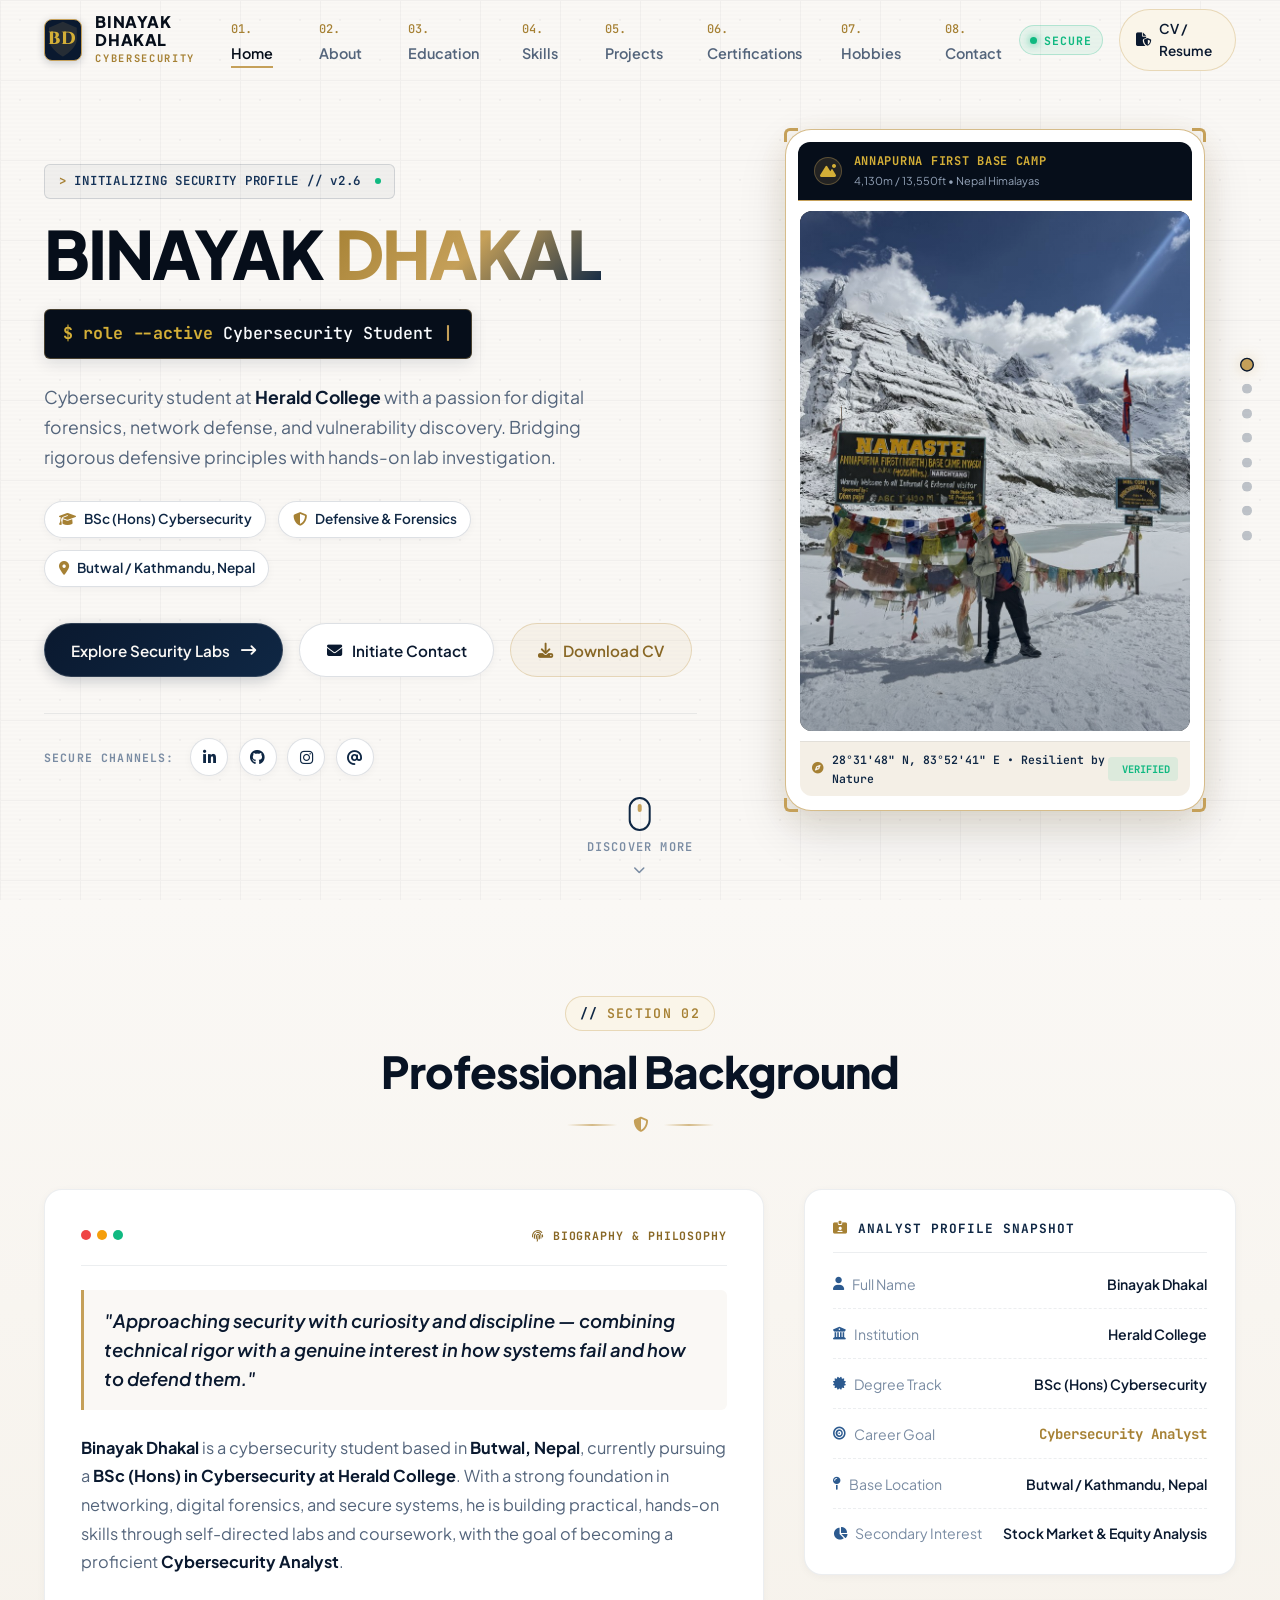
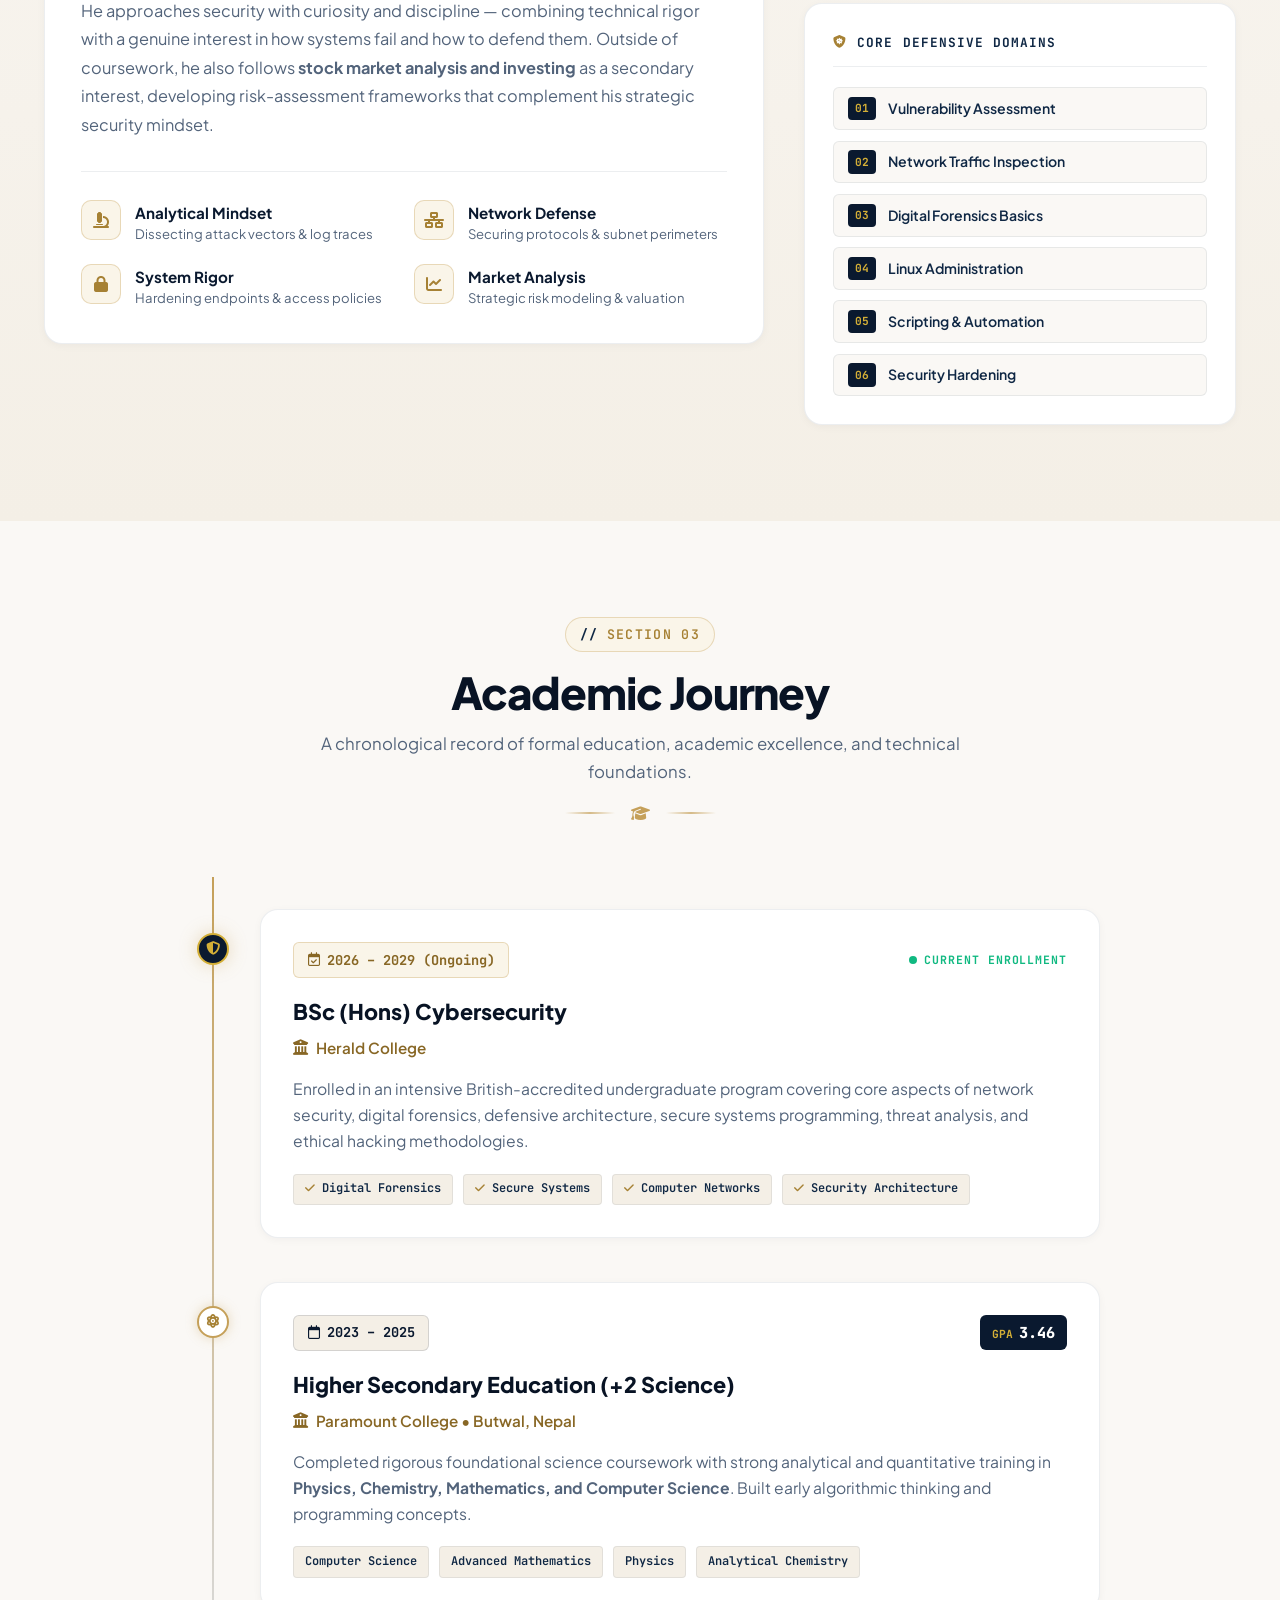
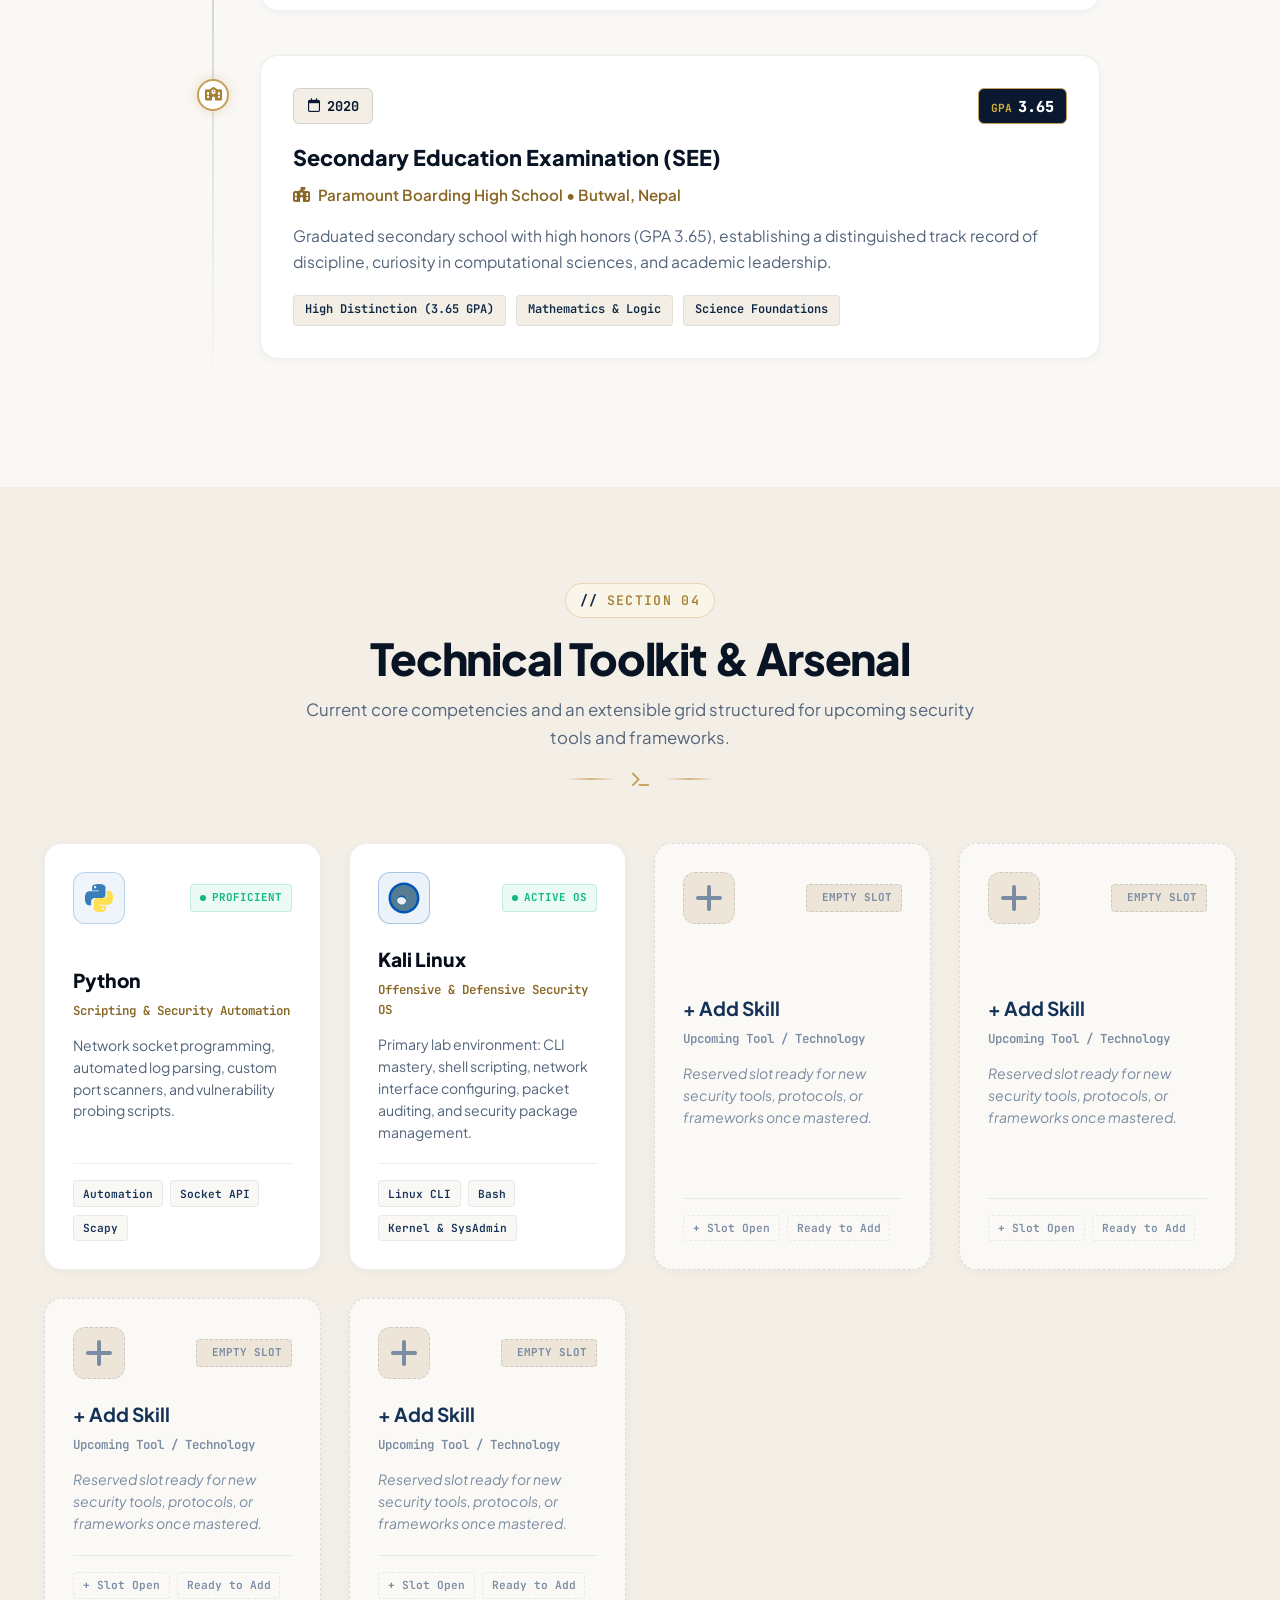
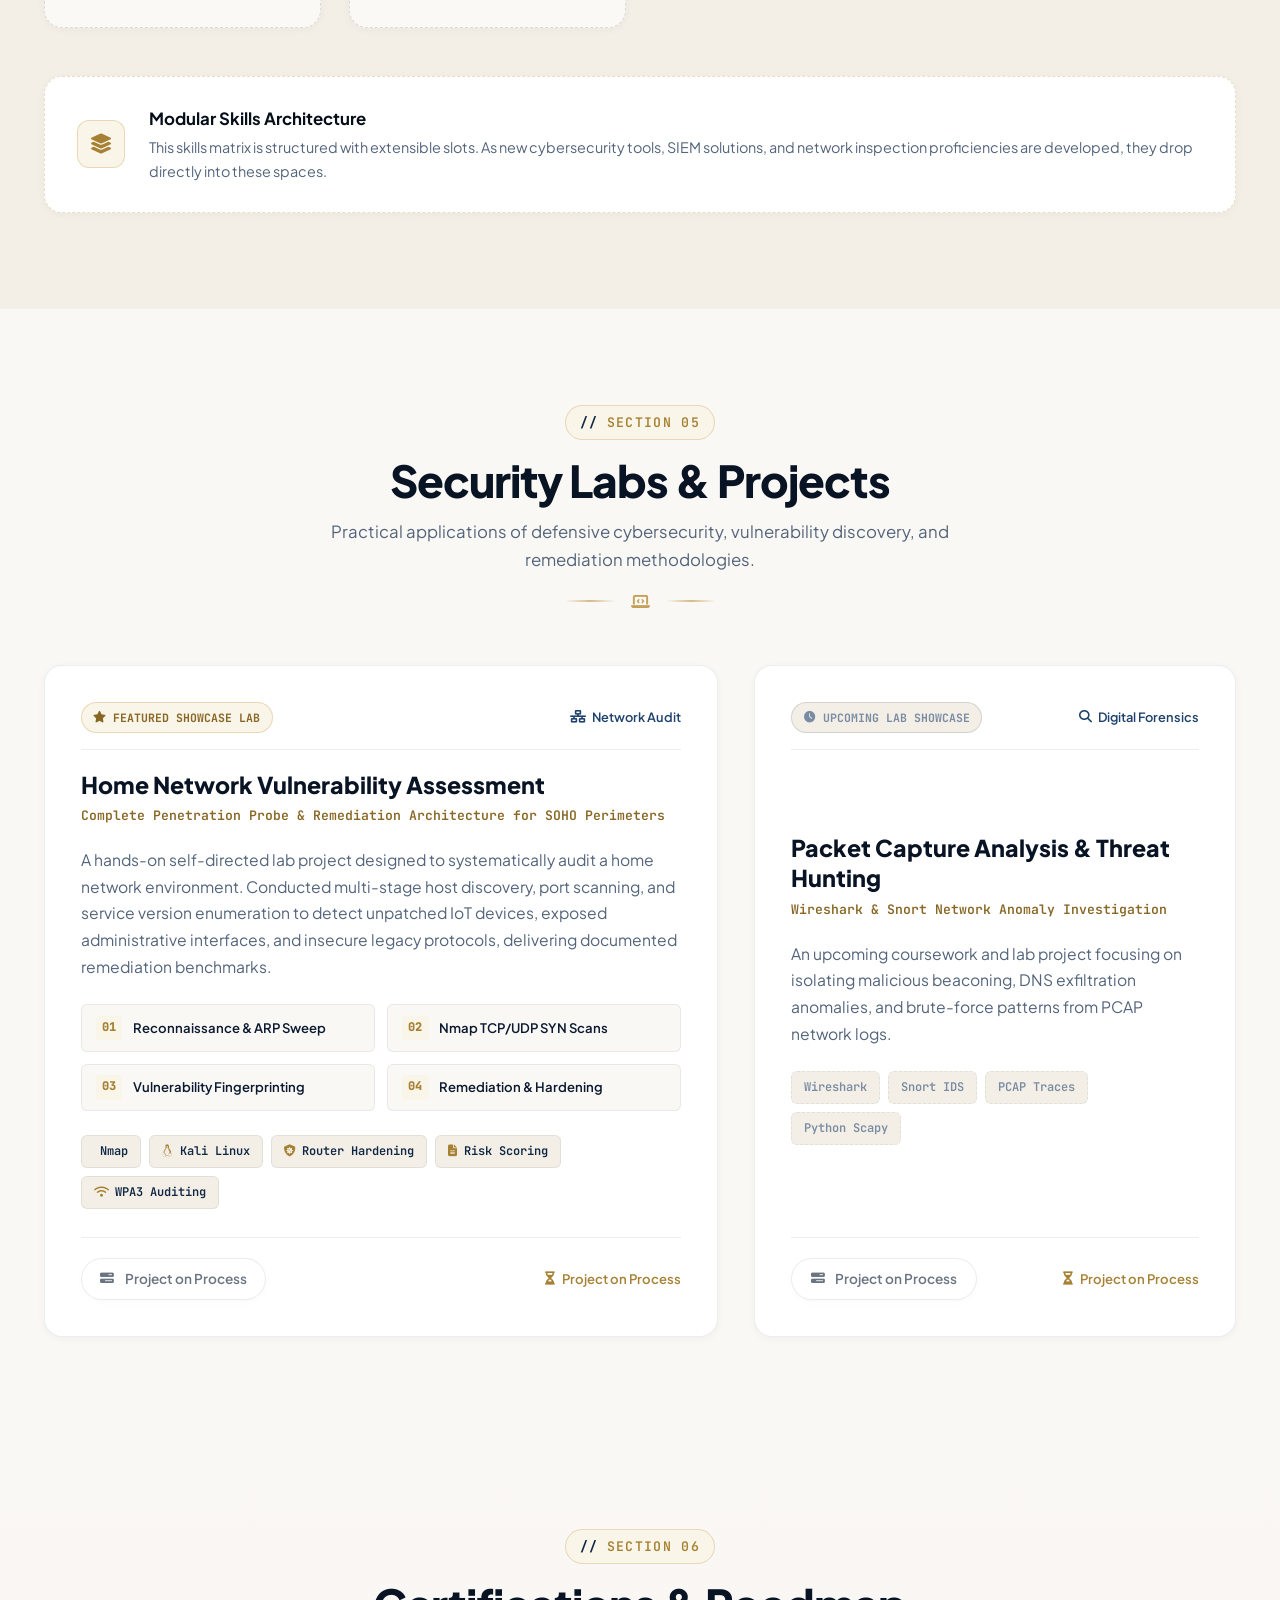
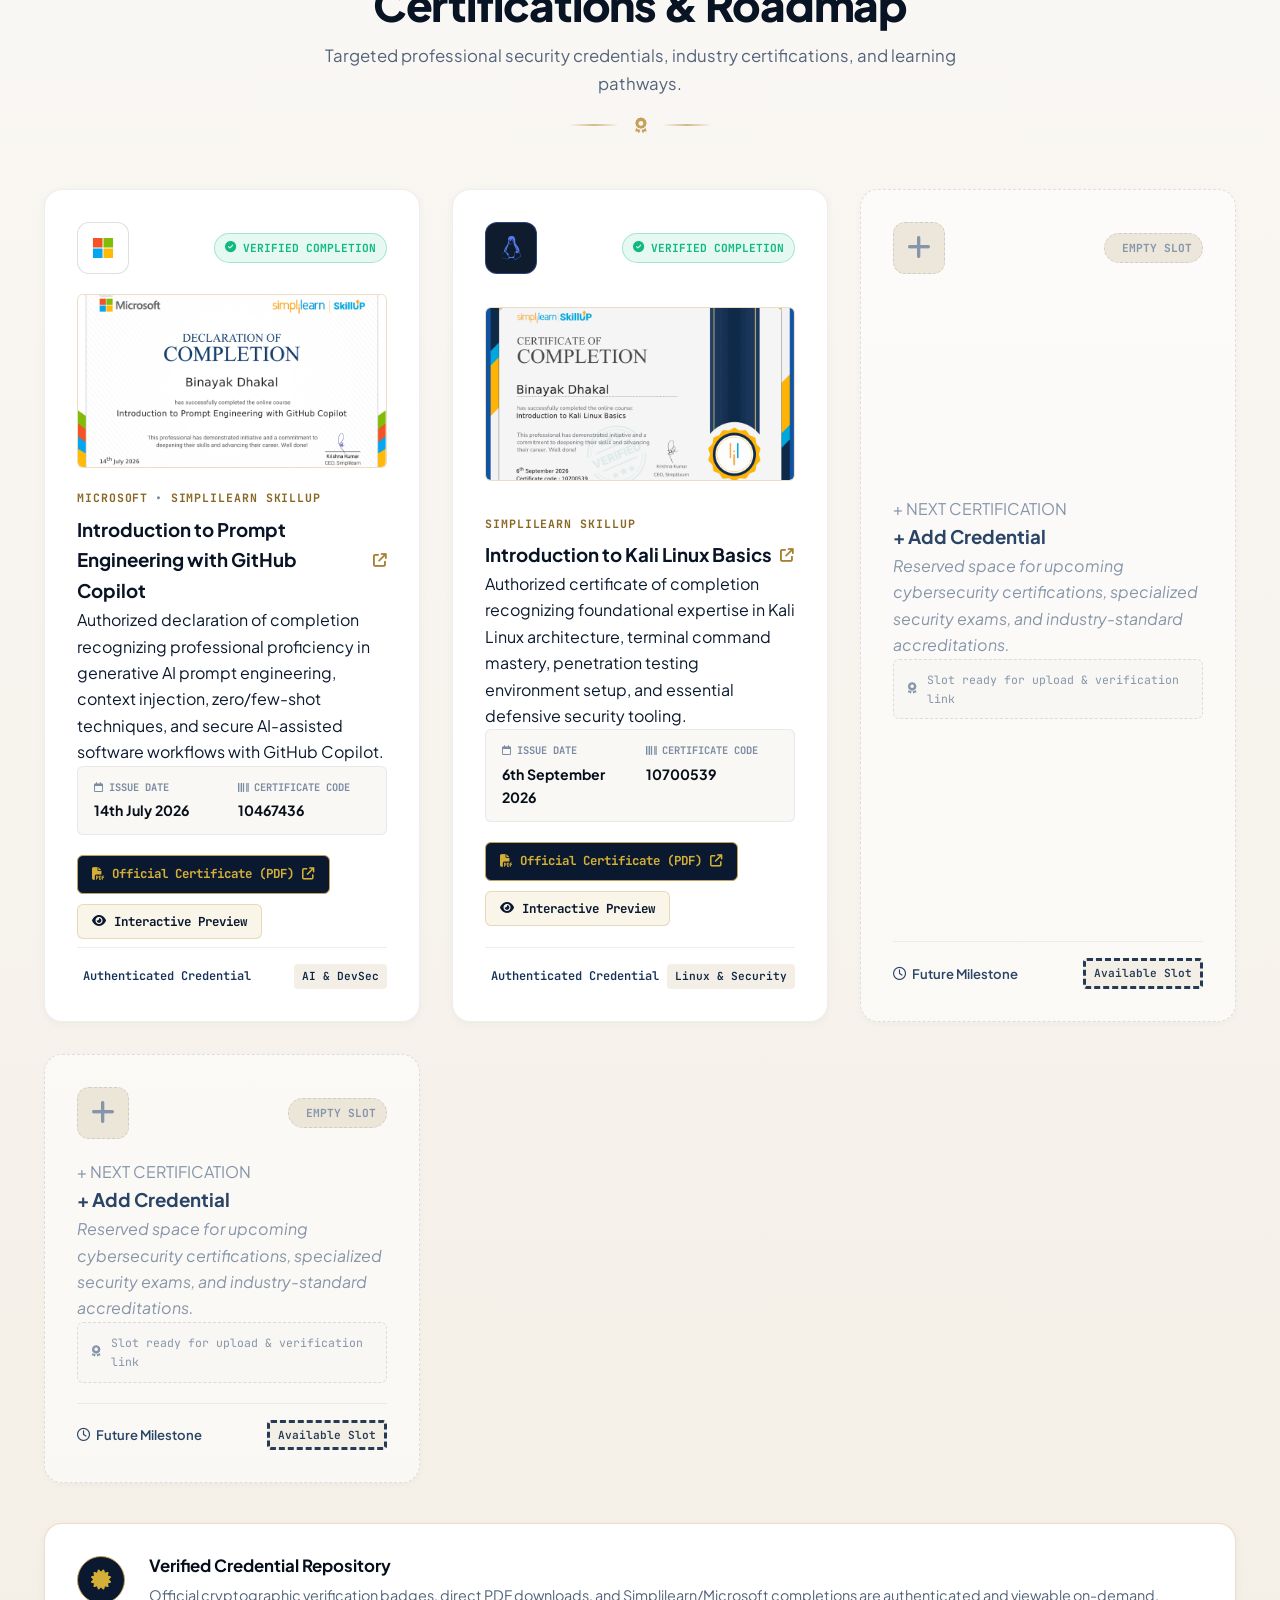
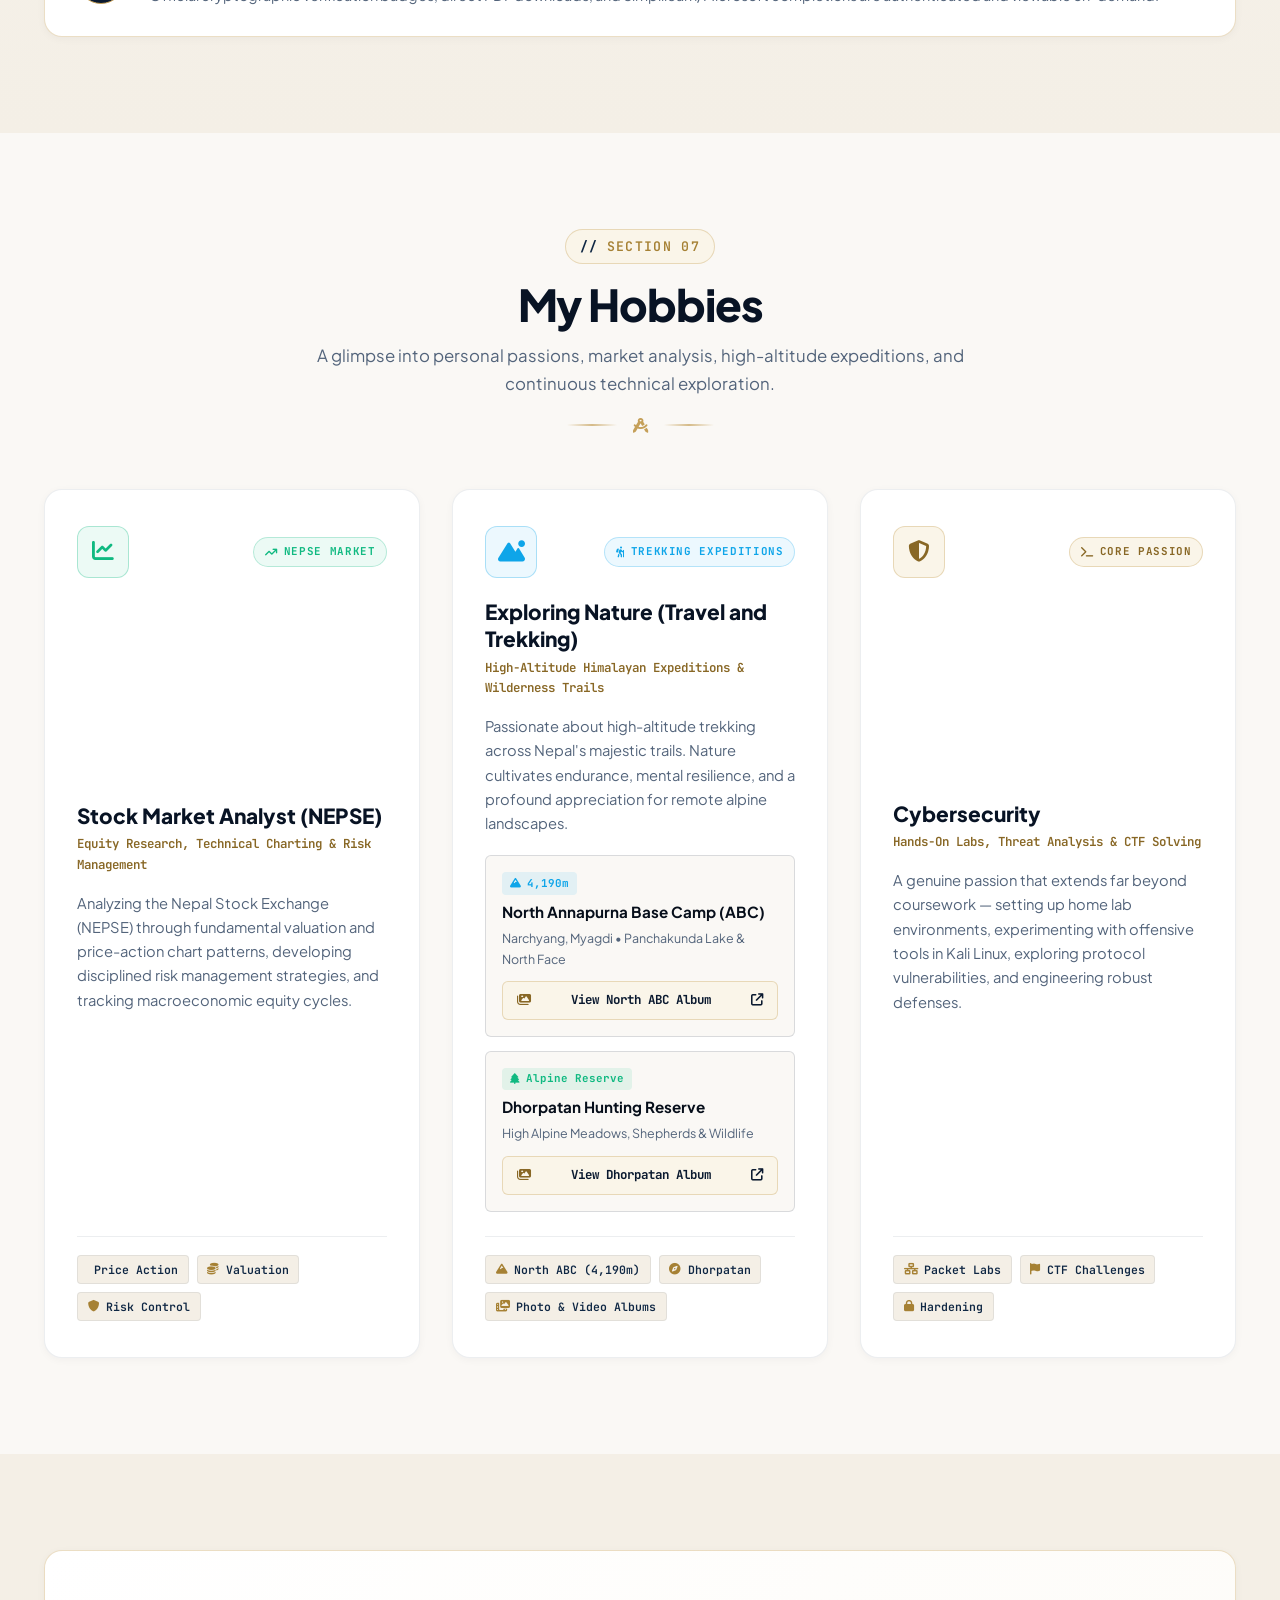
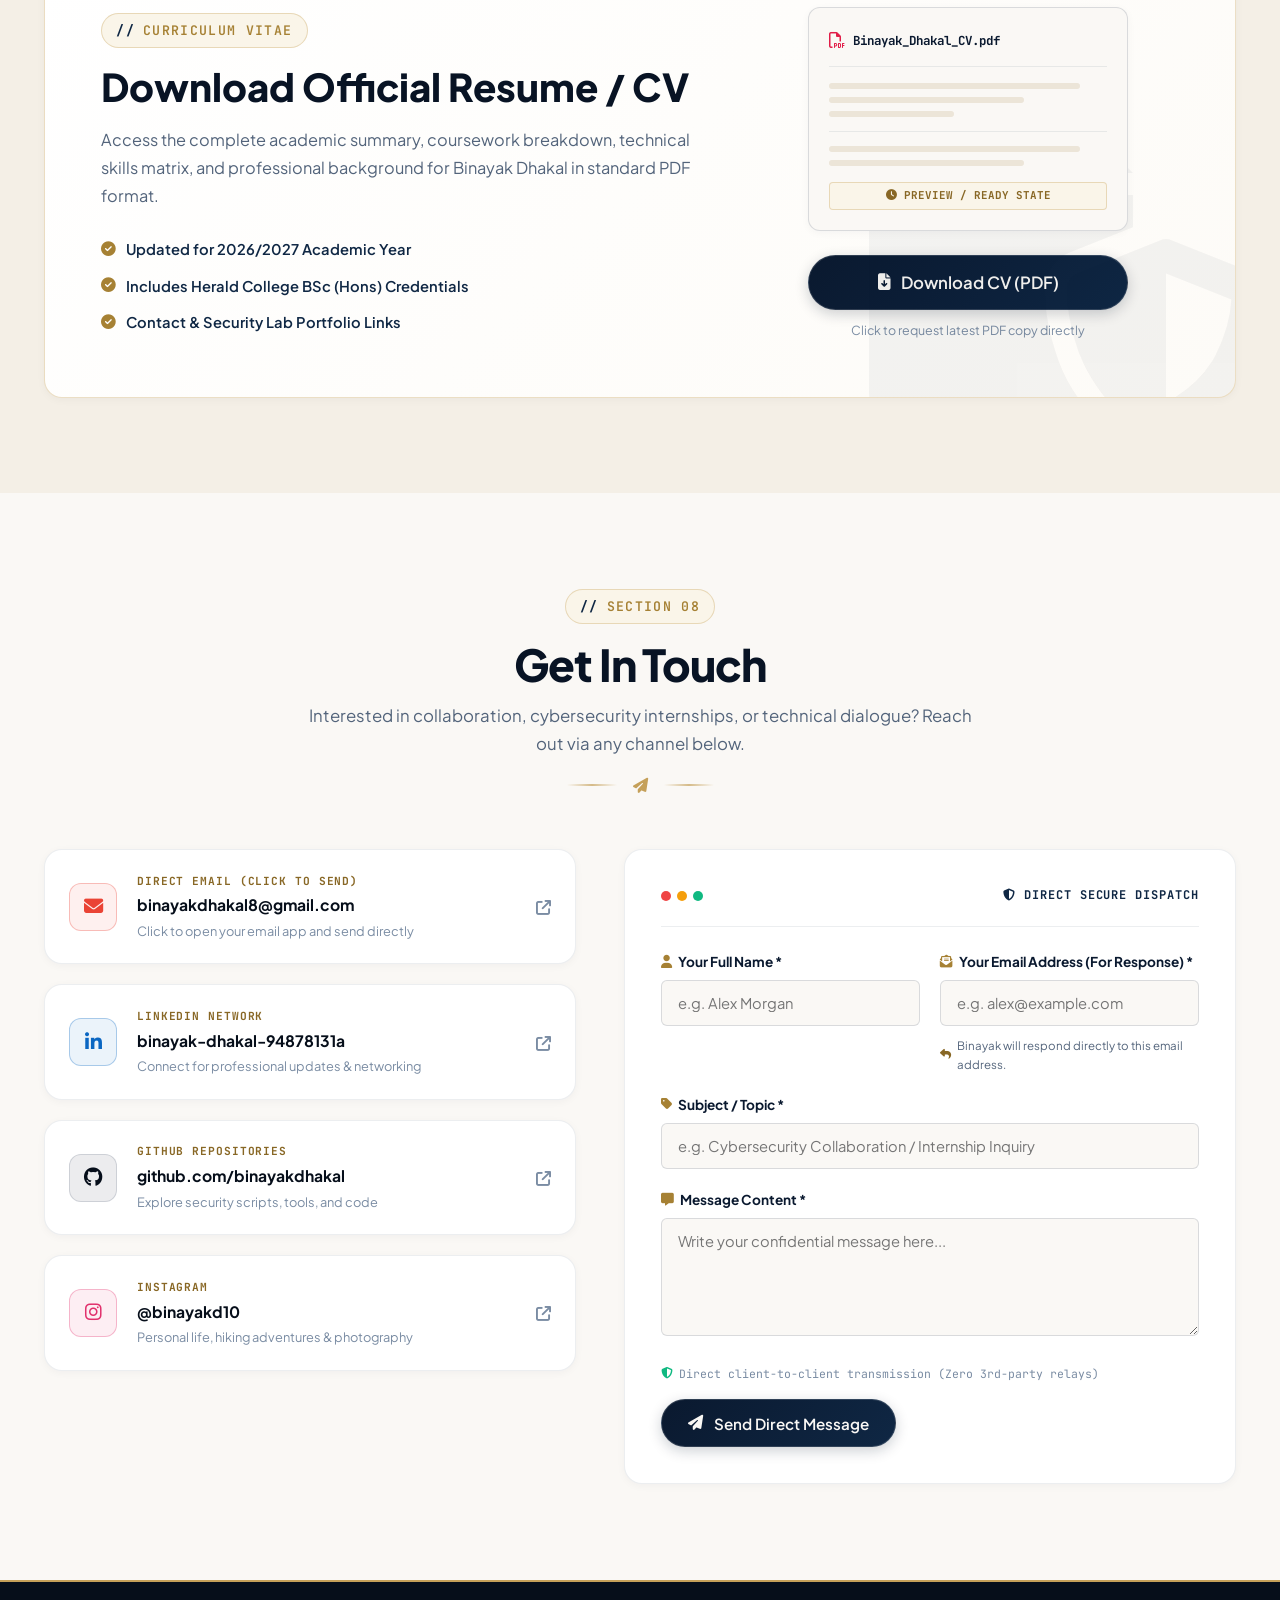
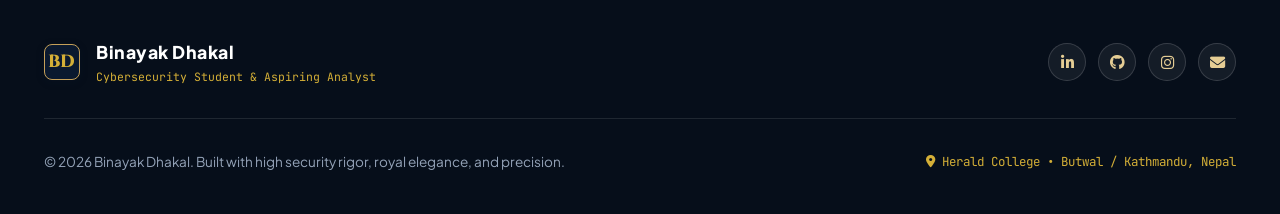
<file: index.html>
<!DOCTYPE html>
<html lang="en" class="scroll-smooth">
<head>
  <meta charset="UTF-8">
  <meta name="viewport" content="width=device-width, initial-scale=1.0">
  <title>Binayak Dhakal | Cybersecurity Analyst & Student</title>
  <meta name="description" content="Official portfolio of Binayak Dhakal — Cybersecurity student at Herald College, specializing in network defense, digital forensics, system security, and vulnerability assessment.">
  <meta name="keywords" content="Binayak Dhakal, Cybersecurity, Herald College, Butwal, Nepal, Portfolio, Network Defense, Digital Forensics, Ethical Hacking, Kali Linux, Python">
  <meta name="author" content="Binayak Dhakal">

  <!-- Open Graph / Social Sharing -->
  <meta property="og:type" content="website">
  <meta property="og:title" content="Binayak Dhakal | Cybersecurity Portfolio">
  <meta property="og:description" content="Cybersecurity Student | Aspiring Cybersecurity Analyst based in Nepal. Explore academic journey, security labs, and technical toolkit.">
  <meta property="og:image" content="assets/binayak_annapurna.jpg">

  <!-- Google Fonts -->
  <link rel="preconnect" href="https://fonts.googleapis.com">
  <link rel="preconnect" href="https://fonts.gstatic.com" crossorigin>
  <link href="https://fonts.googleapis.com/css2?family=Cinzel:wght@500;600;700;800&family=JetBrains+Mono:ital,wght@0,300;0,400;0,500;0,700;1,400&family=Plus+Jakarta+Sans:ital,wght@0,300;0,400;0,500;0,600;0,700;0,800;1,400&display=swap" rel="stylesheet">

  <!-- Font Awesome Icons -->
  <link rel="stylesheet" href="https://cdnjs.cloudflare.com/ajax/libs/font-awesome/6.5.1/css/all.min.css" integrity="sha512-DTOQO9RWCH3ppGqcWaEA1BIZOC6xxalwEsw9c2QQeAIftl+Vegovlnee1c9QX4TctnWMn13TZye+giMm8e2LwA==" crossorigin="anonymous" referrerpolicy="no-referrer" />

  <!-- Stylesheet -->
  <link rel="stylesheet" href="style.css">
  <link rel="icon" type="image/svg+xml" href="data:image/svg+xml,%3Csvg xmlns='http://www.w3.org/2000/svg' viewBox='0 0 100 100'%3E%3Cpath d='M50 10 L85 25 V50 C85 70 50 90 50 90 C50 90 15 70 15 50 V25 Z' fill='%230f2744' stroke='%23c5a059' stroke-width='4'/%3E%3Ctext x='50' y='58' font-family='sans-serif' font-size='28' font-weight='bold' fill='%23c5a059' text-anchor='middle'%3EBD%3C/text%3E%3C/svg%3E">
</head>
<body>

  <!-- Subtle Circuit & Scanline Background Grid -->
  <div class="circuit-bg-overlay" aria-hidden="true"></div>
  <div class="subtle-scanline" aria-hidden="true"></div>

  <!-- Toast Notification Container -->
  <div id="toast" class="toast" role="alert" aria-live="polite">
    <div class="toast-icon"><i class="fa-solid fa-circle-check"></i></div>
    <div class="toast-content">
      <span class="toast-title" id="toast-title">Notification</span>
      <span class="toast-message" id="toast-message">Action completed successfully.</span>
    </div>
  </div>

  <!-- Fixed Top Navigation -->
  <header class="site-header" id="navbar">
    <nav class="nav-container" aria-label="Main Navigation">
      <!-- Monogram Logo -->
      <a href="#hero" class="brand-logo" aria-label="Binayak Dhakal Home">
        <div class="shield-badge">
          <svg viewBox="0 0 40 46" class="shield-svg">
            <path d="M20 2 L36 9 V22 C36 33 20 42 20 42 C20 42 4 33 4 22 V9 Z" class="shield-path"/>
          </svg>
          <span class="monogram-text">BD</span>
        </div>
        <div class="brand-text-group">
          <span class="brand-name">BINAYAK DHAKAL</span>
          <span class="brand-sub">CYBERSECURITY</span>
        </div>
      </a>

      <!-- Desktop Navigation Links -->
      <ul class="nav-links" id="nav-links">
        <li><a href="#hero" class="nav-item active"><span class="nav-index">01.</span> Home</a></li>
        <li><a href="#about" class="nav-item"><span class="nav-index">02.</span> About</a></li>
        <li><a href="#education" class="nav-item"><span class="nav-index">03.</span> Education</a></li>
        <li><a href="#skills" class="nav-item"><span class="nav-index">04.</span> Skills</a></li>
        <li><a href="#projects" class="nav-item"><span class="nav-index">05.</span> Projects</a></li>
        <li><a href="#certifications" class="nav-item"><span class="nav-index">06.</span> Certifications</a></li>
        <li><a href="#hobbies" class="nav-item"><span class="nav-index">07.</span> Hobbies</a></li>
        <li><a href="#contact" class="nav-item"><span class="nav-index">08.</span> Contact</a></li>
      </ul>

      <!-- Action Group -->
      <div class="nav-actions">
        <!-- Live Security Protocol Badge -->
        <div class="security-status-badge" title="System Security Active">
          <span class="status-dot"></span>
          <span class="status-text">SECURE</span>
        </div>

        <a href="#cv-section" class="btn btn-nav-cv" id="nav-cv-btn">
          <i class="fa-solid fa-file-shield"></i>
          <span>CV / Resume</span>
        </a>

        <!-- Mobile Menu Hamburger Button -->
        <button class="mobile-toggle-btn" id="mobile-toggle" aria-label="Toggle navigation menu" aria-expanded="false">
          <span class="bar bar-1"></span>
          <span class="bar bar-2"></span>
          <span class="bar bar-3"></span>
        </button>
      </div>
    </nav>
  </header>

  <!-- Mobile Drawer Menu -->
  <aside class="mobile-drawer" id="mobile-drawer" aria-hidden="true">
    <div class="drawer-header">
      <div class="drawer-brand">
        <span class="drawer-logo-badge">BD</span>
        <span>Binayak Dhakal</span>
      </div>
      <button class="drawer-close" id="drawer-close" aria-label="Close menu">
        <i class="fa-solid fa-xmark"></i>
      </button>
    </div>
    <ul class="drawer-nav">
      <li><a href="#hero" class="drawer-link"><span class="link-num">01</span> Home</a></li>
      <li><a href="#about" class="drawer-link"><span class="link-num">02</span> About Bio</a></li>
      <li><a href="#education" class="drawer-link"><span class="link-num">03</span> Academic Journey</a></li>
      <li><a href="#skills" class="drawer-link"><span class="link-num">04</span> Skills & Tools</a></li>
      <li><a href="#projects" class="drawer-link"><span class="link-num">05</span> Security Labs</a></li>
      <li><a href="#certifications" class="drawer-link"><span class="link-num">06</span> Certifications</a></li>
      <li><a href="#hobbies" class="drawer-link"><span class="link-num">07</span> My Hobbies</a></li>
      <li><a href="#contact" class="drawer-link"><span class="link-num">08</span> Contact</a></li>
    </ul>
    <div class="drawer-footer">
      <div class="drawer-socials">
        <a href="https://www.linkedin.com/in/binayak-dhakal-94878131a/" target="_blank" rel="noopener noreferrer" aria-label="LinkedIn"><i class="fa-brands fa-linkedin-in"></i></a>
        <a href="https://github.com/dashboard" target="_blank" rel="noopener noreferrer" aria-label="GitHub"><i class="fa-brands fa-github"></i></a>
        <a href="https://www.instagram.com/binayakd10/" target="_blank" rel="noopener noreferrer" aria-label="Instagram"><i class="fa-brands fa-instagram"></i></a>
        <a href="mailto:binayakdhakal8@gmail.com" aria-label="Email"><i class="fa-solid fa-envelope"></i></a>
      </div>
      <p class="drawer-location"><i class="fa-solid fa-location-dot"></i> Butwal, Nepal</p>
    </div>
  </aside>

  <!-- Side Floating Dot Navigation (Inspired by Reference) -->
  <nav class="side-dot-nav" aria-label="Section shortcuts" id="side-dot-nav">
    <a href="#hero" class="side-dot active" data-section="hero" title="Home"><span class="dot-tooltip">Home</span></a>
    <a href="#about" class="side-dot" data-section="about" title="About"><span class="dot-tooltip">About</span></a>
    <a href="#education" class="side-dot" data-section="education" title="Education"><span class="dot-tooltip">Education</span></a>
    <a href="#skills" class="side-dot" data-section="skills" title="Skills"><span class="dot-tooltip">Skills</span></a>
    <a href="#projects" class="side-dot" data-section="projects" title="Projects"><span class="dot-tooltip">Projects</span></a>
    <a href="#certifications" class="side-dot" data-section="certifications" title="Certifications"><span class="dot-tooltip">Certifications</span></a>
    <a href="#hobbies" class="side-dot" data-section="hobbies" title="Hobbies"><span class="dot-tooltip">Hobbies</span></a>
    <a href="#contact" class="side-dot" data-section="contact" title="Contact"><span class="dot-tooltip">Contact</span></a>
  </nav>

  <main>
    <!-- ==================== 1. HERO SECTION ==================== -->
    <section id="hero" class="hero-section section-reveal">
      <div class="container hero-container">
        
        <!-- Left Hero Content Column -->
        <div class="hero-content">
          <div class="hero-eyebrow">
            <span class="terminal-prefix">&gt;</span>
            <span class="eyebrow-text">INITIALIZING SECURITY PROFILE // v2.6</span>
            <span class="live-pulse"></span>
          </div>

          <h1 class="hero-title">
            <span class="hero-name-part first-name">BINAYAK</span>
            <span class="hero-name-part last-name">DHAKAL</span>
          </h1>

          <!-- Typewriter Tagline -->
          <div class="hero-tagline-wrapper">
            <div class="tagline-terminal">
              <span class="terminal-prompt">$ role --active</span>
              <span class="typewriter-text" id="typewriter-output"></span>
              <span class="cursor-blink">|</span>
            </div>
          </div>

          <p class="hero-description">
            Cybersecurity student at <strong>Herald College</strong> with a passion for digital forensics, network defense, and vulnerability discovery. Bridging rigorous defensive principles with hands-on lab investigation.
          </p>

          <!-- Quick Metrics / Chips -->
          <div class="hero-chips">
            <div class="hero-chip">
              <i class="fa-solid fa-graduation-cap"></i>
              <span>BSc (Hons) Cybersecurity</span>
            </div>
            <div class="hero-chip">
              <i class="fa-solid fa-shield-halved"></i>
              <span>Defensive & Forensics</span>
            </div>
            <div class="hero-chip">
              <i class="fa-solid fa-location-dot"></i>
              <span>Butwal / Kathmandu, Nepal</span>
            </div>
          </div>

          <!-- Hero Action Buttons -->
          <div class="hero-actions">
            <a href="#projects" class="btn btn-royal">
              <span>Explore Security Labs</span>
              <i class="fa-solid fa-arrow-right-long"></i>
            </a>
            <a href="#contact" class="btn btn-outline">
              <i class="fa-solid fa-envelope"></i>
              <span>Initiate Contact</span>
            </a>
            <button class="btn btn-gold-ghost" id="hero-cv-btn" title="Download Curriculum Vitae">
              <i class="fa-solid fa-download"></i>
              <span>Download CV</span>
            </button>
          </div>

          <!-- Social Quick Links Bar -->
          <div class="hero-social-bar">
            <span class="social-label">SECURE CHANNELS:</span>
            <div class="social-links-list">
              <a href="https://www.linkedin.com/in/binayak-dhakal-94878131a/" target="_blank" rel="noopener noreferrer" class="social-btn" title="LinkedIn Profile">
                <i class="fa-brands fa-linkedin-in"></i>
              </a>
              <a href="https://github.com/dashboard" target="_blank" rel="noopener noreferrer" class="social-btn" title="GitHub Repository">
                <i class="fa-brands fa-github"></i>
              </a>
              <a href="https://www.instagram.com/binayakd10/" target="_blank" rel="noopener noreferrer" class="social-btn" title="Instagram Profile">
                <i class="fa-brands fa-instagram"></i>
              </a>
              <a href="mailto:binayakdhakal8@gmail.com" class="social-btn" title="Direct Email">
                <i class="fa-solid fa-at"></i>
              </a>
            </div>
          </div>
        </div>

        <!-- Right Hero Visual Column: Preserved Annapurna Base Camp Photo Card -->
        <div class="hero-visual">
          <div class="royal-photo-frame" id="photo-frame">
            <!-- Royal Border Corners -->
            <div class="frame-corner top-left"></div>
            <div class="frame-corner top-right"></div>
            <div class="frame-corner bottom-left"></div>
            <div class="frame-corner bottom-right"></div>

            <!-- Altitude / Location Badge -->
            <div class="photo-meta-badge">
              <div class="meta-icon"><i class="fa-solid fa-mountain-sun"></i></div>
              <div class="meta-details">
                <span class="meta-title">ANNAPURNA FIRST BASE CAMP</span>
                <span class="meta-sub">4,130m / 13,550ft • Nepal Himalayas</span>
              </div>
            </div>

            <!-- The Preserved Original Photo -->
            <div class="photo-wrapper">
              <img 
                src="assets/binayak_annapurna.jpg" 
                alt="Binayak Dhakal at Annapurna First Base Camp (4,130m) with Himalayan peaks and Namaste sign" 
                class="hero-photo"
                id="hero-img"
              />
              <div class="photo-overlay-tint"></div>
              <div class="photo-scan-beam"></div>
            </div>

            <!-- Bottom Caption Ribbon -->
            <div class="photo-bottom-ribbon">
              <div class="ribbon-content">
                <i class="fa-solid fa-compass"></i>
                <span class="ribbon-text">28°31'48" N, 83°52'41" E • Resilient by Nature</span>
              </div>
              <div class="security-chip">
                <i class="fa-solid fa-shield-check"></i>
                <span>VERIFIED</span>
              </div>
            </div>
          </div>
        </div>

      </div>

      <!-- Scroll Down Indicator -->
      <a href="#about" class="scroll-indicator" aria-label="Scroll to about section">
        <span class="mouse-scroll">
          <span class="mouse-wheel"></span>
        </span>
        <span class="scroll-text">DISCOVER MORE</span>
        <i class="fa-solid fa-chevron-down"></i>
      </a>
    </section>

    <!-- ==================== 2. ABOUT SECTION ==================== -->
    <section id="about" class="section about-section section-reveal">
      <div class="container">
        
        <!-- Section Header -->
        <div class="section-header">
          <div class="section-tag">
            <span class="tag-hash">//</span>
            <span>SECTION 02</span>
          </div>
          <h2 class="section-title">Professional Background</h2>
          <div class="section-divider">
            <span class="divider-line"></span>
            <i class="fa-solid fa-shield-halved divider-icon"></i>
            <span class="divider-line"></span>
          </div>
        </div>

        <div class="about-grid">
          <!-- Left Bio Card -->
          <div class="about-bio-card royal-card">
            <div class="card-header-accent">
              <div class="terminal-dots">
                <span class="dot red"></span>
                <span class="dot yellow"></span>
                <span class="dot green"></span>
              </div>
              <span class="header-badge"><i class="fa-solid fa-fingerprint"></i> BIOGRAPHY & PHILOSOPHY</span>
            </div>

            <div class="bio-content">
              <blockquote class="bio-quote">
                "Approaching security with curiosity and discipline — combining technical rigor with a genuine interest in how systems fail and how to defend them."
              </blockquote>

              <p class="bio-paragraph highlight-paragraph">
                <strong>Binayak Dhakal</strong> is a cybersecurity student based in <strong>Butwal, Nepal</strong>, currently pursuing a <strong>BSc (Hons) in Cybersecurity at Herald College</strong>. With a strong foundation in networking, digital forensics, and secure systems, he is building practical, hands-on skills through self-directed labs and coursework, with the goal of becoming a proficient <strong>Cybersecurity Analyst</strong>.
              </p>

              <p class="bio-paragraph">
                He approaches security with curiosity and discipline — combining technical rigor with a genuine interest in how systems fail and how to defend them. Outside of coursework, he also follows <strong>stock market analysis and investing</strong> as a secondary interest, developing risk-assessment frameworks that complement his strategic security mindset.
              </p>

              <!-- Philosophy / Attributes Row -->
              <div class="attributes-grid">
                <div class="attribute-item">
                  <div class="attr-icon"><i class="fa-solid fa-microscope"></i></div>
                  <div class="attr-text">
                    <span class="attr-title">Analytical Mindset</span>
                    <span class="attr-desc">Dissecting attack vectors & log traces</span>
                  </div>
                </div>

                <div class="attribute-item">
                  <div class="attr-icon"><i class="fa-solid fa-network-wired"></i></div>
                  <div class="attr-text">
                    <span class="attr-title">Network Defense</span>
                    <span class="attr-desc">Securing protocols & subnet perimeters</span>
                  </div>
                </div>

                <div class="attribute-item">
                  <div class="attr-icon"><i class="fa-solid fa-lock"></i></div>
                  <div class="attr-text">
                    <span class="attr-title">System Rigor</span>
                    <span class="attr-desc">Hardening endpoints & access policies</span>
                  </div>
                </div>

                <div class="attribute-item">
                  <div class="attr-icon"><i class="fa-solid fa-chart-line"></i></div>
                  <div class="attr-text">
                    <span class="attr-title">Market Analysis</span>
                    <span class="attr-desc">Strategic risk modeling & valuation</span>
                  </div>
                </div>
              </div>

            </div>
          </div>

          <!-- Right Quick Dossier / Security Competencies -->
          <div class="about-dossier-column">
            <!-- Identity Specs Card -->
            <div class="dossier-card royal-card">
              <h3 class="card-mini-title">
                <i class="fa-solid fa-id-card-clip"></i>
                <span>ANALYST PROFILE SNAPSHOT</span>
              </h3>

              <ul class="dossier-specs-list">
                <li class="spec-row">
                  <span class="spec-label"><i class="fa-solid fa-user"></i> Full Name</span>
                  <span class="spec-value">Binayak Dhakal</span>
                </li>
                <li class="spec-row">
                  <span class="spec-label"><i class="fa-solid fa-building-columns"></i> Institution</span>
                  <span class="spec-value">Herald College</span>
                </li>
                <li class="spec-row">
                  <span class="spec-label"><i class="fa-solid fa-certificate"></i> Degree Track</span>
                  <span class="spec-value">BSc (Hons) Cybersecurity</span>
                </li>
                <li class="spec-row">
                  <span class="spec-label"><i class="fa-solid fa-bullseye"></i> Career Goal</span>
                  <span class="spec-value highlight-gold">Cybersecurity Analyst</span>
                </li>
                <li class="spec-row">
                  <span class="spec-label"><i class="fa-solid fa-map-pin"></i> Base Location</span>
                  <span class="spec-value">Butwal / Kathmandu, Nepal</span>
                </li>
                <li class="spec-row">
                  <span class="spec-label"><i class="fa-solid fa-chart-pie"></i> Secondary Interest</span>
                  <span class="spec-value">Stock Market & Equity Analysis</span>
                </li>
              </ul>
            </div>

            <!-- Security Core Domains -->
            <div class="domains-card royal-card">
              <h3 class="card-mini-title">
                <i class="fa-solid fa-shield-virus"></i>
                <span>CORE DEFENSIVE DOMAINS</span>
              </h3>

              <div class="domain-pills">
                <div class="domain-pill">
                  <span class="pill-badge">01</span>
                  <span>Vulnerability Assessment</span>
                </div>
                <div class="domain-pill">
                  <span class="pill-badge">02</span>
                  <span>Network Traffic Inspection</span>
                </div>
                <div class="domain-pill">
                  <span class="pill-badge">03</span>
                  <span>Digital Forensics Basics</span>
                </div>
                <div class="domain-pill">
                  <span class="pill-badge">04</span>
                  <span>Linux Administration</span>
                </div>
                <div class="domain-pill">
                  <span class="pill-badge">05</span>
                  <span>Scripting & Automation</span>
                </div>
                <div class="domain-pill">
                  <span class="pill-badge">06</span>
                  <span>Security Hardening</span>
                </div>
              </div>
            </div>

          </div>
        </div>

      </div>
    </section>

    <!-- ==================== 3. ACADEMIC JOURNEY (TIMELINE) ==================== -->
    <section id="education" class="section education-section section-reveal">
      <div class="container">
        
        <div class="section-header">
          <div class="section-tag">
            <span class="tag-hash">//</span>
            <span>SECTION 03</span>
          </div>
          <h2 class="section-title">Academic Journey</h2>
          <p class="section-subtitle">A chronological record of formal education, academic excellence, and technical foundations.</p>
          <div class="section-divider">
            <span class="divider-line"></span>
            <i class="fa-solid fa-graduation-cap divider-icon"></i>
            <span class="divider-line"></span>
          </div>
        </div>

        <!-- Royal Timeline Layout -->
        <div class="timeline-container">
          <div class="timeline-spine"></div>

          <!-- Timeline Item 1: Herald College (BSc Hons) -->
          <div class="timeline-item timeline-active-current">
            <div class="timeline-dot">
              <i class="fa-solid fa-shield-halved"></i>
            </div>
            <div class="timeline-card royal-card">
              <div class="timeline-card-header">
                <div class="timeline-date-badge current-badge">
                  <i class="fa-regular fa-calendar-check"></i>
                  <span>2026 – 2029 (Ongoing)</span>
                </div>
                <div class="timeline-status-tag">
                  <span class="pulse-ring"></span>
                  <span>CURRENT ENROLLMENT</span>
                </div>
              </div>

              <h3 class="timeline-degree">BSc (Hons) Cybersecurity</h3>
              <h4 class="timeline-institution">
                <i class="fa-solid fa-building-columns"></i>
                <span>Herald College</span>
              </h4>

              <p class="timeline-desc">
                Enrolled in an intensive British-accredited undergraduate program covering core aspects of network security, digital forensics, defensive architecture, secure systems programming, threat analysis, and ethical hacking methodologies.
              </p>

              <div class="timeline-highlights">
                <span class="hl-tag"><i class="fa-solid fa-check"></i> Digital Forensics</span>
                <span class="hl-tag"><i class="fa-solid fa-check"></i> Secure Systems</span>
                <span class="hl-tag"><i class="fa-solid fa-check"></i> Computer Networks</span>
                <span class="hl-tag"><i class="fa-solid fa-check"></i> Security Architecture</span>
              </div>
            </div>
          </div>

          <!-- Timeline Item 2: Paramount College (+2 Science) -->
          <div class="timeline-item">
            <div class="timeline-dot">
              <i class="fa-solid fa-atom"></i>
            </div>
            <div class="timeline-card royal-card">
              <div class="timeline-card-header">
                <div class="timeline-date-badge">
                  <i class="fa-regular fa-calendar"></i>
                  <span>2023 – 2025</span>
                </div>
                <div class="timeline-gpa-badge">
                  <span class="gpa-label">GPA</span>
                  <span class="gpa-score">3.46</span>
                </div>
              </div>

              <h3 class="timeline-degree">Higher Secondary Education (+2 Science)</h3>
              <h4 class="timeline-institution">
                <i class="fa-solid fa-building-columns"></i>
                <span>Paramount College • Butwal, Nepal</span>
              </h4>

              <p class="timeline-desc">
                Completed rigorous foundational science coursework with strong analytical and quantitative training in <strong>Physics, Chemistry, Mathematics, and Computer Science</strong>. Built early algorithmic thinking and programming concepts.
              </p>

              <div class="timeline-highlights">
                <span class="hl-tag">Computer Science</span>
                <span class="hl-tag">Advanced Mathematics</span>
                <span class="hl-tag">Physics</span>
                <span class="hl-tag">Analytical Chemistry</span>
              </div>
            </div>
          </div>

          <!-- Timeline Item 3: Paramount Boarding High School (SEE) -->
          <div class="timeline-item">
            <div class="timeline-dot">
              <i class="fa-solid fa-school"></i>
            </div>
            <div class="timeline-card royal-card">
              <div class="timeline-card-header">
                <div class="timeline-date-badge">
                  <i class="fa-regular fa-calendar"></i>
                  <span>2020</span>
                </div>
                <div class="timeline-gpa-badge high-score">
                  <span class="gpa-label">GPA</span>
                  <span class="gpa-score">3.65</span>
                </div>
              </div>

              <h3 class="timeline-degree">Secondary Education Examination (SEE)</h3>
              <h4 class="timeline-institution">
                <i class="fa-solid fa-school-flag"></i>
                <span>Paramount Boarding High School • Butwal, Nepal</span>
              </h4>

              <p class="timeline-desc">
                Graduated secondary school with high honors (GPA 3.65), establishing a distinguished track record of discipline, curiosity in computational sciences, and academic leadership.
              </p>

              <div class="timeline-highlights">
                <span class="hl-tag">High Distinction (3.65 GPA)</span>
                <span class="hl-tag">Mathematics & Logic</span>
                <span class="hl-tag">Science Foundations</span>
              </div>
            </div>
          </div>

        </div>

      </div>
    </section>

    <!-- ==================== 4. SKILLS & TOOLS SECTION ==================== -->
    <section id="skills" class="section skills-section section-reveal">
      <div class="container">
        
        <div class="section-header">
          <div class="section-tag">
            <span class="tag-hash">//</span>
            <span>SECTION 04</span>
          </div>
          <h2 class="section-title">Technical Toolkit & Arsenal</h2>
          <p class="section-subtitle">Current core competencies and an extensible grid structured for upcoming security tools and frameworks.</p>
          <div class="section-divider">
            <span class="divider-line"></span>
            <i class="fa-solid fa-terminal divider-icon"></i>
            <span class="divider-line"></span>
          </div>
        </div>

        <!-- Skills Grid (Active + Modular Placeholder Slots) -->
        <div class="skills-grid">
          
          <!-- Skill Card 1: Python (Active) -->
          <div class="skill-card active-skill royal-card">
            <div class="skill-card-top">
              <div class="skill-icon-wrapper python-glow">
                <!-- Python Custom SVG -->
                <svg viewBox="0 0 128 128" class="tool-svg">
                  <path fill="#387eb8" d="M63.7 7.7c-29.2 0-27.4 12.7-27.4 12.7l.1 13.1h27.9v3.9H25.4S7.7 35.4 7.7 64.6c0 29.2 15.5 28.2 15.5 28.2h9.2v-13s-.5-15.5 15.2-15.5h27.7s14.6.2 14.6-14.2V22.2s2.2-14.5-26.2-14.5zm-15 8.7c2.6 0 4.7 2.1 4.7 4.7 0 2.6-2.1 4.7-4.7 4.7s-4.7-2.1-4.7-4.7c0-2.6 2.1-4.7 4.7-4.7z"/>
                  <path fill="#ffe052" d="M64.3 120.3c29.2 0 27.4-12.7 27.4-12.7l-.1-13.1H63.7v-3.9h38.9s17.7 2 17.7-27.2c0-29.2-15.5-28.2-15.5-28.2h-9.2v13s.5 15.5-15.2 15.5H57.7s-14.6-.2-14.6 14.2v27.9s-2.2 14.5 26.2 14.5zm15-8.7c-2.6 0-4.7-2.1-4.7-4.7 0-2.6 2.1-4.7 4.7-4.7s4.7 2.1 4.7 4.7c0 2.6-2.1 4.7-4.7 4.7z"/>
                </svg>
              </div>
              <div class="skill-status-tag active-tag">
                <span class="dot-active"></span>
                <span>PROFICIENT</span>
              </div>
            </div>
            <div class="skill-card-body">
              <h3 class="skill-name">Python</h3>
              <p class="skill-category">Scripting & Security Automation</p>
              <p class="skill-detail">
                Network socket programming, automated log parsing, custom port scanners, and vulnerability probing scripts.
              </p>
            </div>
            <div class="skill-card-footer">
              <span class="tool-tag">Automation</span>
              <span class="tool-tag">Socket API</span>
              <span class="tool-tag">Scapy</span>
            </div>
          </div>

          <!-- Skill Card 2: Kali Linux (Active) -->
          <div class="skill-card active-skill royal-card">
            <div class="skill-card-top">
              <div class="skill-icon-wrapper kali-glow">
                <!-- Kali Linux Dragon SVG -->
                <svg viewBox="0 0 512 512" class="tool-svg">
                  <path fill="#0057b7" d="M256 8C119 8 8 119 8 256s111 248 248 248 248-111 248-248S393 8 256 8zm138.8 190.2c-7.9 15.9-20.7 28.5-36.2 36.3-15.5 7.8-33.2 9.8-49.8 5.7-16.6-4.1-31.4-14.2-41.5-28.5-10.1-14.3-14.4-31.8-12-49.1 2.4-17.3 11.4-32.8 25.4-43.7 14-10.9 31.4-16.2 49-14.8 17.6 1.4 34 9.4 46.2 22.5 12.2 13.1 18.9 30.3 18.9 48.2v23.4zm-143.5 187c-17.3 8.7-37.1 10.9-55.8 6.4-18.7-4.5-35.3-15.9-46.7-32-11.4-16.1-16.2-35.8-13.5-55.3 2.7-19.5 12.8-36.9 28.6-49.2 15.8-12.3 35.3-18.2 55.1-16.7 19.8 1.5 38.3 10.6 52 25.3 13.7 14.7 21.2 34.1 21.2 54.2 0 11.4-2.5 22.6-7.4 32.8-4.9 10.2-12.1 19-21 25.8l-12.5 8.7z"/>
                  <path fill="#557c93" d="M256 48C141.1 48 48 141.1 48 256s93.1 208 208 208 208-93.1 208-208S370.9 48 256 48zm-15.4 309.8c-24.5 6.8-51.1 0.4-70.3-16.9-19.2-17.3-27.4-43.8-21.7-68.4 5.7-24.6 23.9-44.5 47.9-52.5 24-8 50.4-3 69.6 13.3 19.2 16.3 28.5 41.8 24.3 66.8-4.2 25-21.3 46.1-45 54.7l-4.8 3z"/>
                </svg>
              </div>
              <div class="skill-status-tag active-tag">
                <span class="dot-active"></span>
                <span>ACTIVE OS</span>
              </div>
            </div>
            <div class="skill-card-body">
              <h3 class="skill-name">Kali Linux</h3>
              <p class="skill-category">Offensive & Defensive Security OS</p>
              <p class="skill-detail">
                Primary lab environment: CLI mastery, shell scripting, network interface configuring, packet auditing, and security package management.
              </p>
            </div>
            <div class="skill-card-footer">
              <span class="tool-tag">Linux CLI</span>
              <span class="tool-tag">Bash</span>
              <span class="tool-tag">Kernel & SysAdmin</span>
            </div>
          </div>

          <!-- Empty Skill Slot 1 -->
          <div class="skill-card empty-skill-slot royal-card">
            <div class="skill-card-top">
              <div class="skill-icon-wrapper empty-slot-icon">
                <i class="fa-solid fa-plus fa-2x"></i>
              </div>
              <div class="skill-status-tag empty-slot-tag">
                <i class="fa-solid fa-circle-dashed"></i>
                <span>EMPTY SLOT</span>
              </div>
            </div>
            <div class="skill-card-body">
              <h3 class="skill-name empty-title">+ Add Skill</h3>
              <p class="skill-category empty-category">Upcoming Tool / Technology</p>
              <p class="skill-detail empty-detail">
                Reserved slot ready for new security tools, protocols, or frameworks once mastered.
              </p>
            </div>
            <div class="skill-card-footer">
              <span class="tool-tag empty-tag">+ Slot Open</span>
              <span class="tool-tag empty-tag">Ready to Add</span>
            </div>
          </div>

          <!-- Empty Skill Slot 2 -->
          <div class="skill-card empty-skill-slot royal-card">
            <div class="skill-card-top">
              <div class="skill-icon-wrapper empty-slot-icon">
                <i class="fa-solid fa-plus fa-2x"></i>
              </div>
              <div class="skill-status-tag empty-slot-tag">
                <i class="fa-solid fa-circle-dashed"></i>
                <span>EMPTY SLOT</span>
              </div>
            </div>
            <div class="skill-card-body">
              <h3 class="skill-name empty-title">+ Add Skill</h3>
              <p class="skill-category empty-category">Upcoming Tool / Technology</p>
              <p class="skill-detail empty-detail">
                Reserved slot ready for new security tools, protocols, or frameworks once mastered.
              </p>
            </div>
            <div class="skill-card-footer">
              <span class="tool-tag empty-tag">+ Slot Open</span>
              <span class="tool-tag empty-tag">Ready to Add</span>
            </div>
          </div>

          <!-- Empty Skill Slot 3 -->
          <div class="skill-card empty-skill-slot royal-card">
            <div class="skill-card-top">
              <div class="skill-icon-wrapper empty-slot-icon">
                <i class="fa-solid fa-plus fa-2x"></i>
              </div>
              <div class="skill-status-tag empty-slot-tag">
                <i class="fa-solid fa-circle-dashed"></i>
                <span>EMPTY SLOT</span>
              </div>
            </div>
            <div class="skill-card-body">
              <h3 class="skill-name empty-title">+ Add Skill</h3>
              <p class="skill-category empty-category">Upcoming Tool / Technology</p>
              <p class="skill-detail empty-detail">
                Reserved slot ready for new security tools, protocols, or frameworks once mastered.
              </p>
            </div>
            <div class="skill-card-footer">
              <span class="tool-tag empty-tag">+ Slot Open</span>
              <span class="tool-tag empty-tag">Ready to Add</span>
            </div>
          </div>

          <!-- Empty Skill Slot 4 -->
          <div class="skill-card empty-skill-slot royal-card">
            <div class="skill-card-top">
              <div class="skill-icon-wrapper empty-slot-icon">
                <i class="fa-solid fa-plus fa-2x"></i>
              </div>
              <div class="skill-status-tag empty-slot-tag">
                <i class="fa-solid fa-circle-dashed"></i>
                <span>EMPTY SLOT</span>
              </div>
            </div>
            <div class="skill-card-body">
              <h3 class="skill-name empty-title">+ Add Skill</h3>
              <p class="skill-category empty-category">Upcoming Tool / Technology</p>
              <p class="skill-detail empty-detail">
                Reserved slot ready for new security tools, protocols, or frameworks once mastered.
              </p>
            </div>
            <div class="skill-card-footer">
              <span class="tool-tag empty-tag">+ Slot Open</span>
              <span class="tool-tag empty-tag">Ready to Add</span>
            </div>
          </div>

        </div>

        <!-- Add Skills Notice Box -->
        <div class="skills-extensible-banner royal-card">
          <div class="banner-icon"><i class="fa-solid fa-layer-group"></i></div>
          <div class="banner-text">
            <h4>Modular Skills Architecture</h4>
            <p>This skills matrix is structured with extensible slots. As new cybersecurity tools, SIEM solutions, and network inspection proficiencies are developed, they drop directly into these spaces.</p>
          </div>
        </div>

      </div>
    </section>

    <!-- ==================== 5. PROJECTS SECTION ==================== -->
    <section id="projects" class="section projects-section section-reveal">
      <div class="container">
        
        <div class="section-header">
          <div class="section-tag">
            <span class="tag-hash">//</span>
            <span>SECTION 05</span>
          </div>
          <h2 class="section-title">Security Labs & Projects</h2>
          <p class="section-subtitle">Practical applications of defensive cybersecurity, vulnerability discovery, and remediation methodologies.</p>
          <div class="section-divider">
            <span class="divider-line"></span>
            <i class="fa-solid fa-laptop-code divider-icon"></i>
            <span class="divider-line"></span>
          </div>
        </div>

        <div class="projects-grid">
          
          <!-- Featured Project 1: Home Network Vulnerability Assessment -->
          <article class="project-card featured-project royal-card">
            <!-- Project Badge / Type -->
            <div class="project-top-bar">
              <div class="project-flag">
                <i class="fa-solid fa-star"></i>
                <span>FEATURED SHOWCASE LAB</span>
              </div>
              <div class="project-category-tag">
                <i class="fa-solid fa-network-wired"></i>
                <span>Network Audit</span>
              </div>
            </div>

            <div class="project-body">
              <h3 class="project-title">Home Network Vulnerability Assessment</h3>
              <p class="project-subtitle">Complete Penetration Probe & Remediation Architecture for SOHO Perimeters</p>

              <p class="project-summary">
                A hands-on self-directed lab project designed to systematically audit a home network environment. Conducted multi-stage host discovery, port scanning, and service version enumeration to detect unpatched IoT devices, exposed administrative interfaces, and insecure legacy protocols, delivering documented remediation benchmarks.
              </p>

              <!-- Methodology Steps -->
              <div class="methodology-steps">
                <div class="step-card">
                  <span class="step-num">01</span>
                  <span class="step-name">Reconnaissance & ARP Sweep</span>
                </div>
                <div class="step-card">
                  <span class="step-num">02</span>
                  <span class="step-name">Nmap TCP/UDP SYN Scans</span>
                </div>
                <div class="step-card">
                  <span class="step-num">03</span>
                  <span class="step-name">Vulnerability Fingerprinting</span>
                </div>
                <div class="step-card">
                  <span class="step-num">04</span>
                  <span class="step-name">Remediation & Hardening</span>
                </div>
              </div>

              <!-- Tech Stack Tags -->
              <div class="project-tech-stack">
                <span class="tech-badge"><i class="fa-solid fa-radar"></i> Nmap</span>
                <span class="tech-badge"><i class="fa-brands fa-linux"></i> Kali Linux</span>
                <span class="tech-badge"><i class="fa-solid fa-shield-virus"></i> Router Hardening</span>
                <span class="tech-badge"><i class="fa-solid fa-file-lines"></i> Risk Scoring</span>
                <span class="tech-badge"><i class="fa-solid fa-wifi"></i> WPA3 Auditing</span>
              </div>
            </div>

            <!-- Project Actions -->
            <div class="project-footer">
              <span class="btn btn-outline btn-sm btn-disabled" title="Project currently on process">
                <i class="fa-solid fa-bars-progress"></i>
                <span>Project on Process</span>
              </span>
              <div class="project-status-note in-process">
                <i class="fa-solid fa-hourglass-half"></i>
                <span>Project on Process</span>
              </div>
            </div>
          </article>

          <!-- Future Project Slot 1: Digital Forensics PCAP & Memory Triage -->
          <article class="project-card placeholder-project royal-card">
            <div class="project-top-bar">
              <div class="project-flag placeholder-flag">
                <i class="fa-solid fa-clock"></i>
                <span>UPCOMING LAB SHOWCASE</span>
              </div>
              <div class="project-category-tag">
                <i class="fa-solid fa-magnifying-glass"></i>
                <span>Digital Forensics</span>
              </div>
            </div>

            <div class="project-body">
              <h3 class="project-title">Packet Capture Analysis & Threat Hunting</h3>
              <p class="project-subtitle">Wireshark & Snort Network Anomaly Investigation</p>

              <p class="project-summary">
                An upcoming coursework and lab project focusing on isolating malicious beaconing, DNS exfiltration anomalies, and brute-force patterns from PCAP network logs.
              </p>

              <div class="project-tech-stack">
                <span class="tech-badge future-badge">Wireshark</span>
                <span class="tech-badge future-badge">Snort IDS</span>
                <span class="tech-badge future-badge">PCAP Traces</span>
                <span class="tech-badge future-badge">Python Scapy</span>
              </div>
            </div>

            <div class="project-footer">
              <span class="btn btn-outline btn-sm btn-disabled" title="Project currently on process">
                <i class="fa-solid fa-bars-progress"></i>
                <span>Project on Process</span>
              </span>
              <div class="project-status-note in-process">
                <i class="fa-solid fa-hourglass-half"></i>
                <span>Project on Process</span>
              </div>
            </div>
          </article>

        </div>

      </div>
    </section>

    <!-- Project Deep-Dive Modal (Home Network Lab Details) -->
    <div id="project-modal" class="modal-backdrop" aria-hidden="true" role="dialog" aria-labelledby="modal-lab-title">
      <div class="modal-container royal-card">
        <div class="modal-header">
          <div class="modal-title-group">
            <span class="modal-badge"><i class="fa-solid fa-shield-halved"></i> LAB DOCUMENTATION</span>
            <h3 id="modal-lab-title" class="modal-heading">Home Network Vulnerability Assessment</h3>
          </div>
          <button class="modal-close-btn" id="close-project-modal-btn" aria-label="Close modal">
            <i class="fa-solid fa-xmark"></i>
          </button>
        </div>

        <div class="modal-body">
          <div class="modal-section">
            <h4 class="modal-subheading"><i class="fa-solid fa-bullseye"></i> Objective</h4>
            <p>Establish a comprehensive defensive audit of an active Small Office/Home Office (SOHO) network to identify open service vectors, weak credentials, and legacy configurations before potential adversaries can exploit them.</p>
          </div>

          <div class="modal-section">
            <h4 class="modal-subheading"><i class="fa-solid fa-list-check"></i> Step-by-Step Methodology</h4>
            <ul class="modal-list">
              <li><strong>Subnet Mapping:</strong> Executed ARP broadcast sweeps across the <code>192.168.1.0/24</code> subnet to identify all connected nodes (workstations, mobile devices, router, smart TVs).</li>
              <li><strong>Stealth SYN Scanning:</strong> Used <code>nmap -sS -sV -O -p- 192.168.1.1</code> to detect open ports without establishing full TCP handshakes.</li>
              <li><strong>Vulnerability Script Auditing:</strong> Ran custom NSE scripts (<code>--script vuln,default</code>) to cross-reference exposed daemon banners with known CVE databases.</li>
              <li><strong>Remediation Implementation:</strong> Disabled unencrypted Telnet/HTTP management interfaces, migrated router admin access to HTTPS, segmented IoT devices onto a guest VLAN, and updated router firmware.</li>
            </ul>
          </div>

          <div class="modal-section">
            <h4 class="modal-subheading"><i class="fa-solid fa-clipboard-check"></i> Key Remediation Findings</h4>
            <div class="findings-grid">
              <div class="finding-item finding-warning">
                <span class="finding-label">FINDING 1</span>
                <p>UPnP (Universal Plug and Play) was enabled by default on the gateway, allowing unverified port mapping.</p>
                <span class="remediation-tag">Action: Disabled UPnP globally</span>
              </div>
              <div class="finding-item finding-success">
                <span class="finding-label">FINDING 2</span>
                <p>WPA2-PSK weak pre-shared key susceptible to offline dictionary cracking.</p>
                <span class="remediation-tag">Action: Upgraded to 24-char entropy key + WPA3</span>
              </div>
            </div>
          </div>
        </div>

        <div class="modal-footer">
          <button class="btn btn-royal btn-sm" id="close-modal-footer-btn">
            <span>Close Documentation</span>
          </button>
        </div>
      </div>
    </div>

    <!-- Certificate Lightbox Modal Component -->
    <div class="cert-modal-overlay" id="cert-modal-overlay" aria-hidden="true" role="dialog" aria-modal="true" aria-label="Certificate Preview">
      <div class="cert-modal-dialog royal-card">
        <div class="cert-modal-top">
          <div class="cert-modal-brand">
            <div class="shield-badge mini-shield">
              <span class="monogram-text">BD</span>
            </div>
            <div>
              <h3 class="cert-modal-title" id="cert-modal-title">Verified Credential Document</h3>
              <p class="cert-modal-sub" id="cert-modal-sub">Microsoft • Simplilearn SkillUp | Code: 10467436</p>
            </div>
          </div>
          <div class="cert-modal-actions">
            <a href="assets/prompt_engineering_certification.pdf" id="cert-modal-download" download="Binayak_Dhakal_Prompt_Engineering_Certificate.pdf" class="btn btn-gold btn-sm" title="Download Official PDF">
              <i class="fa-solid fa-download"></i>
              <span>Download PDF</span>
            </a>
            <button class="cert-modal-close" id="close-cert-modal-btn" aria-label="Close certificate preview">
              <i class="fa-solid fa-xmark"></i>
            </button>
          </div>
        </div>

        <div class="cert-modal-body">
          <div class="cert-full-image-wrap">
            <img id="cert-modal-img" src="assets/prompt_engineering_certification.png" alt="Official Certificate Preview">
          </div>
        </div>

        <div class="cert-modal-footer">
          <div class="cert-verification-badge">
            <i class="fa-solid fa-circle-check"></i>
            <span id="cert-modal-verify-text">Authentic Verification • Issued to Binayak Dhakal • 14th July 2026</span>
          </div>
          <a href="assets/prompt_engineering_certification.pdf" id="cert-modal-tab-link" target="_blank" rel="noopener noreferrer" class="btn btn-royal btn-sm">
            <i class="fa-solid fa-arrow-up-right-from-square"></i>
            <span>Open in New Tab</span>
          </a>
        </div>
      </div>
    </div>

    <!-- Trekking Album Password Prompt Modal -->
    <div class="custom-dialog-modal" id="album-gate-modal" aria-hidden="true" role="dialog" aria-labelledby="album-gate-title">
      <div class="dialog-box-royal">
        <div class="dialog-header-royal">
          <span class="dialog-title" id="album-gate-title"><i class="fa-solid fa-mountain-sun"></i> Protected Expedition Album</span>
          <button class="dialog-close-btn" id="close-album-gate-btn" aria-label="Close dialog"><i class="fa-solid fa-xmark"></i></button>
        </div>
        <div class="dialog-body-royal">
          <p class="dialog-message" id="album-gate-message">This trekking expedition album is private. Please enter the passcode to view the high-altitude photography and video gallery.</p>
          <div class="dialog-input-wrap">
            <label for="album-gate-passcode-input" class="dialog-input-label">EXPEDITION PASSCODE</label>
            <input type="password" id="album-gate-passcode-input" class="dialog-input-field" placeholder="Enter password..." autocomplete="current-password">
            <span class="dialog-error-msg" id="album-gate-error" style="display:none; color: var(--accent-rose); font-size: 0.82rem; font-weight: 600; margin-top: 0.25rem;"><i class="fa-solid fa-circle-exclamation"></i> Incorrect password. Please try again.</span>
          </div>
        </div>
        <div class="dialog-footer-royal">
          <button class="dialog-btn dialog-btn-cancel" id="cancel-album-gate-btn">Cancel</button>
          <button class="dialog-btn dialog-btn-confirm" id="submit-album-gate-btn"><i class="fa-solid fa-lock-open"></i> Unlock & Open Album</button>
        </div>
      </div>
    </div>

    <!-- ==================== 6. CERTIFICATIONS SECTION ==================== -->
    <section id="certifications" class="section cert-section section-reveal">
      <div class="container">
        
        <div class="section-header">
          <div class="section-tag">
            <span class="tag-hash">//</span>
            <span>SECTION 06</span>
          </div>
          <h2 class="section-title">Certifications & Roadmap</h2>
          <p class="section-subtitle">Targeted professional security credentials, industry certifications, and learning pathways.</p>
          <div class="section-divider">
            <span class="divider-line"></span>
            <i class="fa-solid fa-award divider-icon"></i>
            <span class="divider-line"></span>
          </div>
        </div>

        <div class="cert-grid">
          
          <!-- Verified Certification: Introduction to Prompt Engineering with GitHub Copilot -->
          <div class="cert-card earned-cert royal-card">
            <div class="cert-header">
              <div class="cert-icon-box ms-cert-icon">
                <!-- Microsoft 4-square Icon -->
                <svg viewBox="0 0 23 23" width="22" height="22" class="ms-svg-icon">
                  <path fill="#f35325" d="M1 1h10v10H1z"/>
                  <path fill="#81bc06" d="M12 1h10v10H12z"/>
                  <path fill="#05a6f0" d="M1 12h10v10H1z"/>
                  <path fill="#ffba08" d="M12 12h10v10H12z"/>
                </svg>
              </div>
              <div class="cert-status-badge verified">
                <i class="fa-solid fa-circle-check"></i>
                <span>VERIFIED COMPLETION</span>
              </div>
            </div>

            <!-- Certificate Thumbnail with Click to Preview -->
            <div class="cert-thumbnail-box open-cert-modal-trigger" id="cert-thumb-trigger"
                 title="Click to view full certificate"
                 data-cert-title="Verified Credential Document"
                 data-cert-sub="Microsoft • Simplilearn SkillUp | Code: 10467436"
                 data-cert-img="assets/prompt_engineering_certification.png"
                 data-cert-pdf="assets/prompt_engineering_certification.pdf"
                 data-cert-download="Binayak_Dhakal_Prompt_Engineering_Certificate.pdf"
                 data-cert-verify="Authentic Verification • Issued to Binayak Dhakal • 14th July 2026">
              <img src="assets/prompt_engineering_certification.png" alt="Declaration of Completion - Introduction to Prompt Engineering with GitHub Copilot - Binayak Dhakal">
              <div class="cert-thumb-overlay">
                <i class="fa-solid fa-magnifying-glass-plus"></i>
                <span>View Full Certificate</span>
              </div>
            </div>

            <div class="cert-body">
              <div class="cert-issuer-badge">
                <span>MICROSOFT</span>
                <span class="issuer-sep">•</span>
                <span>SIMPLILEARN SKILLUP</span>
              </div>
              
              <h3 class="cert-name">
                <a href="assets/prompt_engineering_certification.pdf" target="_blank" rel="noopener noreferrer" class="cert-title-link" title="Open official certificate document">
                  Introduction to Prompt Engineering with GitHub Copilot
                  <i class="fa-solid fa-arrow-up-right-from-square"></i>
                </a>
              </h3>
              
              <p class="cert-desc">
                Authorized declaration of completion recognizing professional proficiency in generative AI prompt engineering, context injection, zero/few-shot techniques, and secure AI-assisted software workflows with GitHub Copilot.
              </p>

              <!-- Credential Metadata Details -->
              <div class="cert-meta-grid">
                <div class="cert-meta-item">
                  <span class="meta-label"><i class="fa-regular fa-calendar"></i> ISSUE DATE</span>
                  <span class="meta-val">14th July 2026</span>
                </div>
                <div class="cert-meta-item">
                  <span class="meta-label"><i class="fa-solid fa-barcode"></i> CERTIFICATE CODE</span>
                  <span class="meta-val">10467436</span>
                </div>
              </div>

              <!-- Hyperlink / Verification Action Buttons -->
              <div class="cert-actions-row">
                <a href="assets/prompt_engineering_certification.pdf" target="_blank" rel="noopener noreferrer" class="btn-cert-primary">
                  <i class="fa-solid fa-file-pdf"></i>
                  <span>Official Certificate (PDF)</span>
                  <i class="fa-solid fa-arrow-up-right-from-square"></i>
                </a>
                <button type="button" class="btn-cert-secondary open-cert-modal-trigger" id="btn-open-cert-modal"
                        data-cert-title="Verified Credential Document"
                        data-cert-sub="Microsoft • Simplilearn SkillUp | Code: 10467436"
                        data-cert-img="assets/prompt_engineering_certification.png"
                        data-cert-pdf="assets/prompt_engineering_certification.pdf"
                        data-cert-download="Binayak_Dhakal_Prompt_Engineering_Certificate.pdf"
                        data-cert-verify="Authentic Verification • Issued to Binayak Dhakal • 14th July 2026">
                  <i class="fa-solid fa-eye"></i>
                  <span>Interactive Preview</span>
                </button>
              </div>
            </div>

            <div class="cert-footer">
              <span class="target-year verified-text"><i class="fa-solid fa-shield-check"></i> Authenticated Credential</span>
              <span class="cert-type-pill">AI & DevSec</span>
            </div>
          </div>

          <!-- Verified Certification: Introduction to Kali Linux Basics -->
          <div class="cert-card earned-cert royal-card">
            <div class="cert-header">
              <div class="cert-icon-box kali-cert-icon">
                <i class="fa-brands fa-linux"></i>
              </div>
              <div class="cert-status-badge verified">
                <i class="fa-solid fa-circle-check"></i>
                <span>VERIFIED COMPLETION</span>
              </div>
            </div>

            <!-- Certificate Thumbnail with Click to Preview -->
            <div class="cert-thumbnail-box open-cert-modal-trigger" 
                 title="Click to view full certificate"
                 data-cert-title="Verified Credential Document"
                 data-cert-sub="Simplilearn SkillUp | Code: 10700539"
                 data-cert-img="assets/kali_linux_basics_certification.png"
                 data-cert-pdf="assets/kali_linux_basics_certification.pdf"
                 data-cert-download="Binayak_Dhakal_Kali_Linux_Basics_Certificate.pdf"
                 data-cert-verify="Authentic Verification • Issued to Binayak Dhakal • 6th September 2026">
              <img src="assets/kali_linux_basics_certification.png" alt="Certificate of Completion - Introduction to Kali Linux Basics - Binayak Dhakal">
              <div class="cert-thumb-overlay">
                <i class="fa-solid fa-magnifying-glass-plus"></i>
                <span>View Full Certificate</span>
              </div>
            </div>

            <div class="cert-body">
              <div class="cert-issuer-badge">
                <span>SIMPLILEARN SKILLUP</span>
              </div>
              
              <h3 class="cert-name">
                <a href="assets/kali_linux_basics_certification.pdf" target="_blank" rel="noopener noreferrer" class="cert-title-link" title="Open official certificate document">
                  Introduction to Kali Linux Basics
                  <i class="fa-solid fa-arrow-up-right-from-square"></i>
                </a>
              </h3>
              
              <p class="cert-desc">
                Authorized certificate of completion recognizing foundational expertise in Kali Linux architecture, terminal command mastery, penetration testing environment setup, and essential defensive security tooling.
              </p>

              <!-- Credential Metadata Details -->
              <div class="cert-meta-grid">
                <div class="cert-meta-item">
                  <span class="meta-label"><i class="fa-regular fa-calendar"></i> ISSUE DATE</span>
                  <span class="meta-val">6th September 2026</span>
                </div>
                <div class="cert-meta-item">
                  <span class="meta-label"><i class="fa-solid fa-barcode"></i> CERTIFICATE CODE</span>
                  <span class="meta-val">10700539</span>
                </div>
              </div>

              <!-- Hyperlink / Verification Action Buttons -->
              <div class="cert-actions-row">
                <a href="assets/kali_linux_basics_certification.pdf" target="_blank" rel="noopener noreferrer" class="btn-cert-primary">
                  <i class="fa-solid fa-file-pdf"></i>
                  <span>Official Certificate (PDF)</span>
                  <i class="fa-solid fa-arrow-up-right-from-square"></i>
                </a>
                <button type="button" class="btn-cert-secondary open-cert-modal-trigger"
                        data-cert-title="Verified Credential Document"
                        data-cert-sub="Simplilearn SkillUp | Code: 10700539"
                        data-cert-img="assets/kali_linux_basics_certification.png"
                        data-cert-pdf="assets/kali_linux_basics_certification.pdf"
                        data-cert-download="Binayak_Dhakal_Kali_Linux_Basics_Certificate.pdf"
                        data-cert-verify="Authentic Verification • Issued to Binayak Dhakal • 6th September 2026">
                  <i class="fa-solid fa-eye"></i>
                  <span>Interactive Preview</span>
                </button>
              </div>
            </div>

            <div class="cert-footer">
              <span class="target-year verified-text"><i class="fa-solid fa-shield-check"></i> Authenticated Credential</span>
              <span class="cert-type-pill">Linux & Security</span>
            </div>
          </div>

          <!-- Empty Certification Slot 2 -->
          <div class="cert-card empty-cert-slot royal-card">
            <div class="cert-header">
              <div class="cert-icon-box empty-cert-icon">
                <i class="fa-solid fa-plus fa-lg"></i>
              </div>
              <div class="cert-status-badge empty-cert-badge">
                <i class="fa-solid fa-circle-dashed"></i>
                <span>EMPTY SLOT</span>
              </div>
            </div>

            <div class="cert-body">
              <span class="cert-issuer empty-issuer">+ NEXT CERTIFICATION</span>
              <h3 class="cert-name empty-cert-title">+ Add Credential</h3>
              <p class="cert-desc empty-cert-desc">
                Reserved space for upcoming cybersecurity certifications, specialized security exams, and industry-standard accreditations.
              </p>

              <div class="cert-empty-box">
                <i class="fa-solid fa-award"></i>
                <span>Slot ready for upload & verification link</span>
              </div>
            </div>

            <div class="cert-footer">
              <span class="target-year"><i class="fa-regular fa-clock"></i> Future Milestone</span>
              <span class="cert-type-pill empty-pill">Available Slot</span>
            </div>
          </div>

          <!-- Empty Certification Slot 3 -->
          <div class="cert-card empty-cert-slot royal-card">
            <div class="cert-header">
              <div class="cert-icon-box empty-cert-icon">
                <i class="fa-solid fa-plus fa-lg"></i>
              </div>
              <div class="cert-status-badge empty-cert-badge">
                <i class="fa-solid fa-circle-dashed"></i>
                <span>EMPTY SLOT</span>
              </div>
            </div>

            <div class="cert-body">
              <span class="cert-issuer empty-issuer">+ NEXT CERTIFICATION</span>
              <h3 class="cert-name empty-cert-title">+ Add Credential</h3>
              <p class="cert-desc empty-cert-desc">
                Reserved space for upcoming cybersecurity certifications, specialized security exams, and industry-standard accreditations.
              </p>

              <div class="cert-empty-box">
                <i class="fa-solid fa-award"></i>
                <span>Slot ready for upload & verification link</span>
              </div>
            </div>

            <div class="cert-footer">
              <span class="target-year"><i class="fa-regular fa-clock"></i> Future Milestone</span>
              <span class="cert-type-pill empty-pill">Available Slot</span>
            </div>
          </div>

        </div>

        <!-- Verified Badges Notice -->
        <div class="cert-notice-box royal-card">
          <div class="notice-icon"><i class="fa-solid fa-certificate"></i></div>
          <div class="notice-text">
            <h4>Verified Credential Repository</h4>
            <p>Official cryptographic verification badges, direct PDF downloads, and Simplilearn/Microsoft completions are authenticated and viewable on-demand.</p>
          </div>
        </div>

      </div>
    </section>

    <!-- ==================== 7. MY HOBBIES SECTION ==================== -->
    <section id="hobbies" class="section hobbies-section section-reveal">
      <div class="container">
        
        <div class="section-header">
          <div class="section-tag">
            <span class="tag-hash">//</span>
            <span>SECTION 07</span>
          </div>
          <h2 class="section-title">My Hobbies</h2>
          <p class="section-subtitle">A glimpse into personal passions, market analysis, high-altitude expeditions, and continuous technical exploration.</p>
          <div class="section-divider">
            <span class="divider-line"></span>
            <i class="fa-solid fa-compass-drafting divider-icon"></i>
            <span class="divider-line"></span>
          </div>
        </div>

        <div class="hobbies-grid">
          
          <!-- Hobby 1: Stock Market Analyst (NEPSE) -->
          <div class="hobby-card royal-card">
            <div class="hobby-card-header">
              <div class="hobby-icon-box stock-icon">
                <i class="fa-solid fa-chart-line"></i>
              </div>
              <div class="hobby-badge stock-badge">
                <i class="fa-solid fa-arrow-trend-up"></i>
                <span>NEPSE MARKET</span>
              </div>
            </div>

            <div class="hobby-card-body">
              <h3 class="hobby-title">Stock Market Analyst (NEPSE)</h3>
              <p class="hobby-subtitle">Equity Research, Technical Charting & Risk Management</p>
              <p class="hobby-desc">
                Analyzing the Nepal Stock Exchange (NEPSE) through fundamental valuation and price-action chart patterns, developing disciplined risk management strategies, and tracking macroeconomic equity cycles.
              </p>
            </div>

            <div class="hobby-card-footer">
              <span class="hobby-tag"><i class="fa-solid fa-chart-candlestick"></i> Price Action</span>
              <span class="hobby-tag"><i class="fa-solid fa-coins"></i> Valuation</span>
              <span class="hobby-tag"><i class="fa-solid fa-shield"></i> Risk Control</span>
            </div>
          </div>

          <!-- Hobby 2: Exploring Nature (Travel and Trekking) -->
          <div class="hobby-card royal-card trekking-hobby-card">
            <div class="hobby-card-header">
              <div class="hobby-icon-box nature-icon">
                <i class="fa-solid fa-mountain-sun"></i>
              </div>
              <div class="hobby-badge nature-badge">
                <i class="fa-solid fa-person-hiking"></i>
                <span>TREKKING EXPEDITIONS</span>
              </div>
            </div>

            <div class="hobby-card-body">
              <h3 class="hobby-title">Exploring Nature (Travel and Trekking)</h3>
              <p class="hobby-subtitle">High-Altitude Himalayan Expeditions & Wilderness Trails</p>
              <p class="hobby-desc">
                Passionate about high-altitude trekking across Nepal's majestic trails. Nature cultivates endurance, mental resilience, and a profound appreciation for remote alpine landscapes.
              </p>

              <!-- Two Trekking Destination Sub-Sections with Hyperlinks -->
              <div class="trekking-destinations-grid">
                
                <!-- Destination 1: North Annapurna Base Camp -->
                <div class="trek-dest-card">
                  <div class="dest-top">
                    <div class="dest-info">
                      <span class="dest-pill"><i class="fa-solid fa-mountain"></i> 4,190m</span>
                      <h4 class="dest-name">North Annapurna Base Camp (ABC)</h4>
                      <p class="dest-sub">Narchyang, Myagdi • Panchakunda Lake & North Face</p>
                    </div>
                  </div>
                  <a href="trekking-north-abc.html" class="btn-trek-album">
                    <i class="fa-solid fa-images"></i>
                    <span>View North ABC Album</span>
                    <i class="fa-solid fa-arrow-up-right-from-square"></i>
                  </a>
                </div>

                <!-- Destination 2: Dhorpatan -->
                <div class="trek-dest-card">
                  <div class="dest-top">
                    <div class="dest-info">
                      <span class="dest-pill dhorpatan-pill"><i class="fa-solid fa-tree"></i> Alpine Reserve</span>
                      <h4 class="dest-name">Dhorpatan Hunting Reserve</h4>
                      <p class="dest-sub">High Alpine Meadows, Shepherds & Wildlife</p>
                    </div>
                  </div>
                  <a href="trekking-dhorpatan.html" class="btn-trek-album">
                    <i class="fa-solid fa-images"></i>
                    <span>View Dhorpatan Album</span>
                    <i class="fa-solid fa-arrow-up-right-from-square"></i>
                  </a>
                </div>

              </div>
            </div>

            <div class="hobby-card-footer">
              <span class="hobby-tag"><i class="fa-solid fa-mountain"></i> North ABC (4,190m)</span>
              <span class="hobby-tag"><i class="fa-solid fa-compass"></i> Dhorpatan</span>
              <span class="hobby-tag"><i class="fa-solid fa-photo-film"></i> Photo & Video Albums</span>
            </div>
          </div>



          <!-- Hobby 3: Cybersecurity -->
          <div class="hobby-card royal-card">
            <div class="hobby-card-header">
              <div class="hobby-icon-box cyber-icon">
                <i class="fa-solid fa-shield-halved"></i>
              </div>
              <div class="hobby-badge cyber-badge">
                <i class="fa-solid fa-terminal"></i>
                <span>CORE PASSION</span>
              </div>
            </div>

            <div class="hobby-card-body">
              <h3 class="hobby-title">Cybersecurity</h3>
              <p class="hobby-subtitle">Hands-On Labs, Threat Analysis & CTF Solving</p>
              <p class="hobby-desc">
                A genuine passion that extends far beyond coursework — setting up home lab environments, experimenting with offensive tools in Kali Linux, exploring protocol vulnerabilities, and engineering robust defenses.
              </p>
            </div>

            <div class="hobby-card-footer">
              <span class="hobby-tag"><i class="fa-solid fa-network-wired"></i> Packet Labs</span>
              <span class="hobby-tag"><i class="fa-solid fa-flag"></i> CTF Challenges</span>
              <span class="hobby-tag"><i class="fa-solid fa-lock"></i> Hardening</span>
            </div>
          </div>

        </div>

      </div>
    </section>

    <!-- ==================== 8. CV / RESUME SECTION ==================== -->
    <section id="cv-section" class="section cv-section section-reveal">
      <div class="container">
        
        <div class="cv-card royal-card">
          <div class="cv-card-decoration">
            <i class="fa-solid fa-file-shield cv-bg-icon"></i>
          </div>

          <div class="cv-content-left">
            <div class="section-tag cv-tag">
              <span class="tag-hash">//</span>
              <span>CURRICULUM VITAE</span>
            </div>
            <h2 class="cv-heading">Download Official Resume / CV</h2>
            <p class="cv-description">
              Access the complete academic summary, coursework breakdown, technical skills matrix, and professional background for Binayak Dhakal in standard PDF format.
            </p>

            <div class="cv-meta-points">
              <div class="cv-point">
                <i class="fa-solid fa-circle-check"></i>
                <span>Updated for 2026/2027 Academic Year</span>
              </div>
              <div class="cv-point">
                <i class="fa-solid fa-circle-check"></i>
                <span>Includes Herald College BSc (Hons) Credentials</span>
              </div>
              <div class="cv-point">
                <i class="fa-solid fa-circle-check"></i>
                <span>Contact & Security Lab Portfolio Links</span>
              </div>
            </div>
          </div>

          <div class="cv-content-right">
            <div class="cv-preview-box">
              <div class="preview-mini-header">
                <span class="doc-icon"><i class="fa-regular fa-file-pdf"></i></span>
                <span class="doc-name">Binayak_Dhakal_CV.pdf</span>
              </div>
              <div class="preview-mini-body">
                <div class="preview-line long"></div>
                <div class="preview-line medium"></div>
                <div class="preview-line short"></div>
                <div class="preview-divider"></div>
                <div class="preview-line long"></div>
                <div class="preview-line medium"></div>
              </div>
              <div class="preview-status-tag">
                <i class="fa-solid fa-clock"></i>
                <span>PREVIEW / READY STATE</span>
              </div>
            </div>

            <!-- Download Button (with interactive placeholder feedback) -->
            <button class="btn btn-royal btn-lg btn-download-cv" id="main-cv-download-btn">
              <i class="fa-solid fa-file-arrow-down"></i>
              <span>Download CV (PDF)</span>
            </button>
            <span class="cv-helper-text">Click to request latest PDF copy directly</span>
          </div>

        </div>

      </div>
    </section>

    <!-- ==================== 9. CONTACT SECTION ==================== -->
    <section id="contact" class="section contact-section section-reveal">
      <div class="container">
        
        <div class="section-header">
          <div class="section-tag">
            <span class="tag-hash">//</span>
            <span>SECTION 08</span>
          </div>
          <h2 class="section-title">Get In Touch</h2>
          <p class="section-subtitle">Interested in collaboration, cybersecurity internships, or technical dialogue? Reach out via any channel below.</p>
          <div class="section-divider">
            <span class="divider-line"></span>
            <i class="fa-solid fa-paper-plane divider-icon"></i>
            <span class="divider-line"></span>
          </div>
        </div>

        <div class="contact-grid">
          
          <!-- Left Contact Information Cards -->
          <div class="contact-info-column">
            
            <!-- Email Card with Direct Compose Action -->
            <a href="mailto:binayakdhakal8@gmail.com?subject=Portfolio%20Inquiry%20-%20Binayak%20Dhakal" class="contact-channel-card royal-card clickable-channel email-channel-card" title="Click to compose and send email directly">
              <div class="channel-icon-box email-box">
                <i class="fa-solid fa-envelope"></i>
              </div>
              <div class="channel-details">
                <span class="channel-label">DIRECT EMAIL (CLICK TO SEND)</span>
                <span class="channel-value">binayakdhakal8@gmail.com</span>
                <span class="channel-sub">Click to open your email app and send directly</span>
              </div>
              <div class="channel-arrow">
                <i class="fa-solid fa-arrow-up-right-from-square"></i>
              </div>
            </a>

            <!-- LinkedIn Card -->
            <a href="https://www.linkedin.com/in/binayak-dhakal-94878131a/" target="_blank" rel="noopener noreferrer" class="contact-channel-card royal-card clickable-channel">
              <div class="channel-icon-box linkedin-box">
                <i class="fa-brands fa-linkedin-in"></i>
              </div>
              <div class="channel-details">
                <span class="channel-label">LINKEDIN NETWORK</span>
                <span class="channel-value">binayak-dhakal-94878131a</span>
                <span class="channel-sub">Connect for professional updates & networking</span>
              </div>
              <div class="channel-arrow">
                <i class="fa-solid fa-arrow-up-right-from-square"></i>
              </div>
            </a>

            <!-- GitHub Card -->
            <a href="https://github.com/dashboard" target="_blank" rel="noopener noreferrer" class="contact-channel-card royal-card clickable-channel">
              <div class="channel-icon-box github-box">
                <i class="fa-brands fa-github"></i>
              </div>
              <div class="channel-details">
                <span class="channel-label">GITHUB REPOSITORIES</span>
                <span class="channel-value">github.com/binayakdhakal</span>
                <span class="channel-sub">Explore security scripts, tools, and code</span>
              </div>
              <div class="channel-arrow">
                <i class="fa-solid fa-arrow-up-right-from-square"></i>
              </div>
            </a>

            <!-- Instagram Card -->
            <a href="https://www.instagram.com/binayakd10/" target="_blank" rel="noopener noreferrer" class="contact-channel-card royal-card clickable-channel">
              <div class="channel-icon-box instagram-box">
                <i class="fa-brands fa-instagram"></i>
              </div>
              <div class="channel-details">
                <span class="channel-label">INSTAGRAM</span>
                <span class="channel-value">@binayakd10</span>
                <span class="channel-sub">Personal life, hiking adventures & photography</span>
              </div>
              <div class="channel-arrow">
                <i class="fa-solid fa-arrow-up-right-from-square"></i>
              </div>
            </a>

          </div>

          <!-- Right Interactive Contact Form -->
          <div class="contact-form-column">
            <div class="contact-form-card royal-card">
              <div class="form-header">
                <div class="terminal-dots">
                  <span class="dot red"></span>
                  <span class="dot yellow"></span>
                  <span class="dot green"></span>
                </div>
                <span class="form-header-title"><i class="fa-solid fa-shield-halved"></i> DIRECT SECURE DISPATCH</span>
              </div>

              <form id="contact-form" class="contact-form" novalidate>
                <div class="form-row">
                  <div class="form-group">
                    <label for="contact-name"><i class="fa-solid fa-user"></i> Your Full Name *</label>
                    <input type="text" id="contact-name" name="name" placeholder="e.g. Alex Morgan" required autocomplete="name">
                  </div>
                  <div class="form-group">
                    <label for="contact-email"><i class="fa-solid fa-envelope-open-text"></i> Your Email Address (For Response) *</label>
                    <input type="email" id="contact-email" name="email" placeholder="e.g. alex@example.com" required autocomplete="email">
                    <span class="field-hint"><i class="fa-solid fa-reply"></i> Binayak will respond directly to this email address.</span>
                  </div>
                </div>

                <div class="form-group">
                  <label for="contact-subject"><i class="fa-solid fa-tag"></i> Subject / Topic *</label>
                  <input type="text" id="contact-subject" name="subject" placeholder="e.g. Cybersecurity Collaboration / Internship Inquiry" required>
                </div>

                <div class="form-group">
                  <label for="contact-message"><i class="fa-solid fa-message"></i> Message Content *</label>
                  <textarea id="contact-message" name="message" rows="5" placeholder="Write your confidential message here..." required></textarea>
                </div>

                <div class="form-footer">
                  <div class="form-encryption-notice">
                    <i class="fa-solid fa-shield-halved"></i>
                    <span>Direct client-to-client transmission (Zero 3rd-party relays)</span>
                  </div>
                  <button type="submit" class="btn btn-royal" id="form-submit-btn">
                    <i class="fa-solid fa-paper-plane"></i>
                    <span>Send Direct Message</span>
                  </button>
                </div>
              </form>
            </div>
          </div>

        </div>

      </div>
    </section>
  <!-- Direct Email Dispatch Modal (Zero Third Parties) -->
  <div class="custom-dialog-modal" id="email-dispatch-modal" aria-hidden="true" role="dialog">
    <div class="dialog-box-royal">
      <div class="dialog-header-royal">
        <span class="dialog-title"><i class="fa-solid fa-shield-halved"></i> Direct Email Dispatch</span>
        <button class="dialog-close-btn" id="close-dispatch-modal-btn" aria-label="Close dialog"><i class="fa-solid fa-xmark"></i></button>
      </div>
      <div class="dialog-body-royal">
        <p class="dialog-message">Your message is prepared for direct transmission to <strong>binayakdhakal8@gmail.com</strong>. Select your preferred email method (Zero 3rd-party relays):</p>
        
        <div class="dispatch-options-list">
          <a href="#" id="dispatch-gmail-web-btn" target="_blank" rel="noopener noreferrer" class="dispatch-option-btn">
            <div class="dispatch-option-icon"><i class="fa-brands fa-google"></i></div>
            <div>
              <span class="dispatch-option-title">Open in Web Gmail (Browser)</span>
              <span class="dispatch-option-desc">Drafts directly in Gmail without needing any desktop mail application</span>
            </div>
          </a>

          <a href="#" id="dispatch-default-app-btn" class="dispatch-option-btn">
            <div class="dispatch-option-icon"><i class="fa-solid fa-paper-plane"></i></div>
            <div>
              <span class="dispatch-option-title">Open in Default Mail App</span>
              <span class="dispatch-option-desc">Opens Apple Mail, Outlook, Thunderbird, or Mobile Mail directly</span>
            </div>
          </a>

          <button type="button" id="dispatch-copy-btn" class="dispatch-option-btn">
            <div class="dispatch-option-icon"><i class="fa-regular fa-copy"></i></div>
            <div>
              <span class="dispatch-option-title">Copy Message to Clipboard</span>
              <span class="dispatch-option-desc">Copy pre-formatted text to paste into any email composer manually</span>
            </div>
          </button>
        </div>
      </div>
      <div class="dialog-footer-royal">
        <button class="dialog-btn dialog-btn-cancel" id="cancel-dispatch-modal-btn">Close</button>
      </div>
    </div>
  </div>

  <!-- ==================== FOOTER ==================== -->
  <footer class="site-footer">
    <div class="container footer-container">
      
      <div class="footer-top">
        <div class="footer-brand">
          <div class="shield-badge mini-shield">
            <span class="monogram-text">BD</span>
          </div>
          <div>
            <span class="footer-name">Binayak Dhakal</span>
            <span class="footer-role">Cybersecurity Student & Aspiring Analyst</span>
          </div>
        </div>

        <div class="footer-socials">
          <a href="https://www.linkedin.com/in/binayak-dhakal-94878131a/" target="_blank" rel="noopener noreferrer" aria-label="LinkedIn"><i class="fa-brands fa-linkedin-in"></i></a>
          <a href="https://github.com/dashboard" target="_blank" rel="noopener noreferrer" aria-label="GitHub"><i class="fa-brands fa-github"></i></a>
          <a href="https://www.instagram.com/binayakd10/" target="_blank" rel="noopener noreferrer" aria-label="Instagram"><i class="fa-brands fa-instagram"></i></a>
          <a href="mailto:binayakdhakal8@gmail.com" aria-label="Email"><i class="fa-solid fa-envelope"></i></a>
        </div>
      </div>

      <div class="footer-bottom">
        <p class="footer-copy">
          &copy; <span id="current-year">2026</span> Binayak Dhakal. Built with high security rigor, royal elegance, and precision.
        </p>
        <p class="footer-location">
          <i class="fa-solid fa-location-dot"></i> Herald College • Butwal / Kathmandu, Nepal
        </p>
      </div>

    </div>
  </footer>

  <!-- Scripts -->
  <script src="script.js?v=3"></script>
</body>
</html>
</file>
<file: style.css>
/* ==========================================================================
   BINAYAK DHAKAL — CYBERSECURITY PORTFOLIO DESIGN SYSTEM
   Theme: Light Royal Navy & Muted Gold / Cream Ivory Cybersecurity
   ========================================================================== */

/* --------------------------------------------------------------------------
   1. CSS Custom Properties / Design Tokens
   -------------------------------------------------------------------------- */
:root {
  /* Brand Palettes: Cream & Ivory Backgrounds */
  --bg-primary: #FAF8F5;
  --bg-secondary: #F4EFE6;
  --bg-tertiary: #ECE5D8;
  --bg-card: #FFFFFF;
  --bg-card-subtle: #FDFBF7;
  --bg-glass: rgba(255, 255, 255, 0.85);

  /* Deep Royal Navy (Authority, Defense, Contrast) */
  --navy-950: #060E1A;
  --navy-900: #0A192F;
  --navy-850: #0F2744;
  --navy-800: #143257;
  --navy-700: #1E426D;
  --navy-600: #2C5A8F;
  --navy-500: #3E74B0;

  /* Royal Muted Gold & Bronze Accents (Elegance, Security Badges) */
  --gold-50: #FAF5E9;
  --gold-100: #F3E7C9;
  --gold-200: #E5CD94;
  --gold-300: #D4AF37;
  --gold-400: #C5A059;
  --gold-500: #A68134;
  --gold-600: #886725;
  --gold-glow: rgba(197, 160, 89, 0.35);

  /* Text & Contrast Tokens */
  --text-main: #0C1A2E;
  --text-heading: #081324;
  --text-muted: #53647B;
  --text-dim: #7A8CA3;
  --text-light: #FAF8F5;

  /* Functional Alert & Security Accents */
  --accent-emerald: #10B981;
  --accent-emerald-glow: rgba(16, 185, 129, 0.25);
  --accent-amber: #F59E0B;
  --accent-rose: #E11D48;
  --accent-cyan: #0EA5E9;

  /* Borders & Shadows */
  --border-light: rgba(15, 39, 68, 0.08);
  --border-medium: rgba(15, 39, 68, 0.14);
  --border-gold: rgba(197, 160, 89, 0.35);
  --border-gold-strong: rgba(197, 160, 89, 0.7);

  --shadow-sm: 0 2px 8px rgba(10, 25, 47, 0.04);
  --shadow-md: 0 8px 24px rgba(10, 25, 47, 0.07);
  --shadow-lg: 0 16px 36px rgba(10, 25, 47, 0.10);
  --shadow-gold: 0 10px 30px rgba(197, 160, 89, 0.18);

  /* Typography */
  --font-sans: 'Plus Jakarta Sans', -apple-system, BlinkMacSystemFont, 'Segoe UI', Roboto, sans-serif;
  --font-mono: 'JetBrains Mono', 'Fira Code', monospace;
  --font-serif: 'Cinzel', serif;

  /* Layout & Transitions */
  --container-max: 1240px;
  --nav-height: 80px;
  --radius-sm: 6px;
  --radius-md: 12px;
  --radius-lg: 18px;
  --radius-xl: 26px;
  --transition-fast: 0.2s cubic-bezier(0.16, 1, 0.3, 1);
  --transition-smooth: 0.35s cubic-bezier(0.16, 1, 0.3, 1);
  --transition-spring: 0.5s cubic-bezier(0.34, 1.56, 0.64, 1);
}

/* --------------------------------------------------------------------------
   2. Reset & Global Styles
   -------------------------------------------------------------------------- */
*, *::before, *::after {
  box-sizing: border-box;
  margin: 0;
  padding: 0;
}

html {
  scroll-behavior: smooth;
  font-size: 16px;
  -webkit-font-smoothing: antialiased;
  -moz-osx-font-smoothing: grayscale;
}

body {
  font-family: var(--font-sans);
  background-color: var(--bg-primary);
  color: var(--text-main);
  line-height: 1.65;
  overflow-x: hidden;
  position: relative;
  min-height: 100vh;
}

img, svg {
  display: block;
  max-width: 100%;
}

a {
  color: inherit;
  text-decoration: none;
  transition: color var(--transition-fast);
}

button {
  cursor: pointer;
  border: none;
  background: none;
  font-family: inherit;
}

ul, ol {
  list-style: none;
}

/* --------------------------------------------------------------------------
   3. Subtle Background Grid & Circuit Overlay
   -------------------------------------------------------------------------- */
.circuit-bg-overlay {
  position: fixed;
  top: 0;
  left: 0;
  width: 100vw;
  height: 100vh;
  pointer-events: none;
  z-index: 0;
  opacity: 0.035;
  background-image: 
    radial-gradient(#0a192f 1px, transparent 1px),
    linear-gradient(to right, #0a192f 1px, transparent 1px),
    linear-gradient(to bottom, #0a192f 1px, transparent 1px);
  background-size: 40px 40px, 80px 80px, 80px 80px;
}

.subtle-scanline {
  position: fixed;
  top: 0;
  left: 0;
  width: 100%;
  height: 100%;
  pointer-events: none;
  z-index: 1;
  opacity: 0.018;
  background: linear-gradient(
    to bottom,
    rgba(15, 39, 68, 0) 50%,
    rgba(15, 39, 68, 0.4) 51%
  );
  background-size: 100% 4px;
}

/* --------------------------------------------------------------------------
   4. Layout Container & Section Framework
   -------------------------------------------------------------------------- */
.container {
  width: 100%;
  max-width: var(--container-max);
  margin-left: auto;
  margin-right: auto;
  padding-left: 1.5rem;
  padding-right: 1.5rem;
}

.section {
  padding: 6rem 0;
  position: relative;
  z-index: 2;
}

.section-header {
  text-align: center;
  margin-bottom: 3.5rem;
  position: relative;
}

.section-tag {
  display: inline-flex;
  align-items: center;
  gap: 0.5rem;
  font-family: var(--font-mono);
  font-size: 0.825rem;
  font-weight: 600;
  letter-spacing: 0.1em;
  color: var(--gold-500);
  background: var(--gold-50);
  border: 1px solid var(--border-gold);
  padding: 0.35rem 0.9rem;
  border-radius: 9999px;
  margin-bottom: 0.85rem;
  text-transform: uppercase;
}

.section-tag .tag-hash {
  color: var(--navy-850);
  font-weight: 700;
}

.section-title {
  font-size: clamp(2rem, 3.5vw, 2.75rem);
  font-weight: 800;
  color: var(--text-heading);
  letter-spacing: -0.025em;
  line-height: 1.2;
}

.section-subtitle {
  font-size: 1.05rem;
  color: var(--text-muted);
  max-width: 680px;
  margin: 0.75rem auto 0 auto;
}

.section-divider {
  display: flex;
  align-items: center;
  justify-content: center;
  gap: 1rem;
  margin-top: 1.25rem;
}

.section-divider .divider-line {
  width: 50px;
  height: 2px;
  background: linear-gradient(90deg, transparent, var(--border-gold-strong), transparent);
}

.section-divider .divider-icon {
  color: var(--gold-400);
  font-size: 0.95rem;
}

/* --------------------------------------------------------------------------
   5. Royal Reusable Card System
   -------------------------------------------------------------------------- */
.royal-card {
  background: var(--bg-card);
  border: 1px solid var(--border-light);
  border-radius: var(--radius-lg);
  box-shadow: var(--shadow-sm);
  transition: transform var(--transition-smooth), box-shadow var(--transition-smooth), border-color var(--transition-smooth);
  position: relative;
  overflow: hidden;
}

.royal-card::before {
  content: '';
  position: absolute;
  top: 0;
  left: 0;
  right: 0;
  height: 3px;
  background: linear-gradient(90deg, transparent, var(--gold-400), transparent);
  opacity: 0;
  transition: opacity var(--transition-smooth);
}

.royal-card:hover {
  transform: translateY(-4px);
  box-shadow: var(--shadow-md);
  border-color: var(--border-gold);
}

.royal-card:hover::before {
  opacity: 1;
}

/* --------------------------------------------------------------------------
   6. Buttons & Interactive Controls
   -------------------------------------------------------------------------- */
.btn {
  display: inline-flex;
  align-items: center;
  justify-content: center;
  gap: 0.65rem;
  font-family: var(--font-sans);
  font-weight: 600;
  font-size: 0.95rem;
  padding: 0.85rem 1.65rem;
  border-radius: 9999px;
  transition: all var(--transition-smooth);
  text-decoration: none;
  cursor: pointer;
}

.btn-royal {
  background: linear-gradient(135deg, var(--navy-900), var(--navy-850));
  color: var(--text-light);
  border: 1px solid rgba(255, 255, 255, 0.15);
  box-shadow: 0 4px 14px rgba(10, 25, 47, 0.2);
}

.btn-royal:hover {
  background: linear-gradient(135deg, var(--navy-850), var(--navy-700));
  color: var(--gold-200);
  transform: translateY(-2px);
  box-shadow: 0 8px 22px rgba(10, 25, 47, 0.28);
}

.btn-outline {
  background: var(--bg-card);
  color: var(--navy-900);
  border: 1.5px solid var(--border-medium);
  box-shadow: var(--shadow-sm);
}

.btn-outline:hover {
  background: var(--bg-secondary);
  border-color: var(--gold-400);
  color: var(--navy-900);
  transform: translateY(-2px);
  box-shadow: var(--shadow-md);
}

.btn-gold-ghost {
  background: rgba(197, 160, 89, 0.08);
  color: var(--gold-600);
  border: 1.5px solid var(--border-gold);
}

.btn-gold-ghost:hover {
  background: var(--gold-400);
  color: #FFFFFF;
  border-color: var(--gold-400);
  transform: translateY(-2px);
  box-shadow: var(--shadow-gold);
}

.btn-sm {
  padding: 0.55rem 1.15rem;
  font-size: 0.85rem;
}

.btn-lg {
  padding: 1rem 2.2rem;
  font-size: 1.05rem;
}

.btn-disabled {
  opacity: 0.6;
  cursor: not-allowed;
  pointer-events: none;
}

/* --------------------------------------------------------------------------
   7. Fixed Navigation Bar
   -------------------------------------------------------------------------- */
.site-header {
  position: fixed;
  top: 0;
  left: 0;
  width: 100%;
  height: var(--nav-height);
  z-index: 1000;
  transition: background-color var(--transition-smooth), box-shadow var(--transition-smooth), height var(--transition-smooth);
}

.site-header.scrolled {
  background: rgba(250, 248, 245, 0.92);
  backdrop-filter: blur(14px);
  -webkit-backdrop-filter: blur(14px);
  border-bottom: 1px solid var(--border-light);
  box-shadow: var(--shadow-sm);
  height: 70px;
}

.nav-container {
  max-width: var(--container-max);
  height: 100%;
  margin: 0 auto;
  padding: 0 1.5rem;
  display: flex;
  align-items: center;
  justify-content: space-between;
}

/* Brand Monogram */
.brand-logo {
  display: flex;
  align-items: center;
  gap: 0.85rem;
}

.shield-badge {
  width: 42px;
  height: 42px;
  background: var(--navy-900);
  border: 1.5px solid var(--gold-400);
  border-radius: 8px;
  display: flex;
  align-items: center;
  justify-content: center;
  position: relative;
  box-shadow: 0 2px 8px rgba(10, 25, 47, 0.2);
  transition: transform var(--transition-fast), border-color var(--transition-fast);
}

.brand-logo:hover .shield-badge {
  transform: scale(1.05);
  border-color: var(--gold-300);
}

.shield-svg {
  position: absolute;
  width: 100%;
  height: 100%;
  top: 0;
  left: 0;
  opacity: 0.15;
}

.shield-path {
  fill: var(--gold-400);
}

.monogram-text {
  font-family: var(--font-serif);
  font-weight: 800;
  font-size: 1.1rem;
  color: var(--gold-300);
  letter-spacing: 0.05em;
  z-index: 1;
}

.brand-text-group {
  display: flex;
  flex-direction: column;
}

.brand-name {
  font-family: var(--font-sans);
  font-weight: 800;
  font-size: 1rem;
  color: var(--navy-950);
  letter-spacing: 0.04em;
  line-height: 1.15;
}

.brand-sub {
  font-family: var(--font-mono);
  font-size: 0.65rem;
  font-weight: 700;
  color: var(--gold-500);
  letter-spacing: 0.16em;
}

/* Desktop Links */
.nav-links {
  display: flex;
  align-items: center;
  gap: 1.75rem;
}

.nav-item {
  font-size: 0.9rem;
  font-weight: 600;
  color: var(--text-muted);
  position: relative;
  padding: 0.35rem 0;
  transition: color var(--transition-fast);
}

.nav-index {
  font-family: var(--font-mono);
  font-size: 0.75rem;
  color: var(--gold-500);
  margin-right: 0.2rem;
  font-weight: 500;
}

.nav-item::after {
  content: '';
  position: absolute;
  bottom: 0;
  left: 0;
  width: 0;
  height: 2px;
  background: var(--gold-400);
  transition: width var(--transition-smooth);
}

.nav-item:hover, .nav-item.active {
  color: var(--navy-950);
}

.nav-item:hover::after, .nav-item.active::after {
  width: 100%;
}

/* Action Group */
.nav-actions {
  display: flex;
  align-items: center;
  gap: 1rem;
}

.security-status-badge {
  display: flex;
  align-items: center;
  gap: 0.45rem;
  background: rgba(16, 185, 129, 0.08);
  border: 1px solid rgba(16, 185, 129, 0.25);
  padding: 0.3rem 0.65rem;
  border-radius: 9999px;
  font-family: var(--font-mono);
  font-size: 0.72rem;
  font-weight: 700;
  color: var(--accent-emerald);
  letter-spacing: 0.08em;
}

.status-dot {
  width: 7px;
  height: 7px;
  background-color: var(--accent-emerald);
  border-radius: 50%;
  box-shadow: 0 0 8px var(--accent-emerald);
  animation: pulse-glow 2s infinite ease-in-out;
}

@keyframes pulse-glow {
  0%, 100% { transform: scale(1); opacity: 1; }
  50% { transform: scale(1.35); opacity: 0.6; }
}

.btn-nav-cv {
  display: inline-flex;
  align-items: center;
  gap: 0.5rem;
  font-size: 0.85rem;
  font-weight: 600;
  padding: 0.45rem 1rem;
  border-radius: 9999px;
  background: var(--gold-50);
  color: var(--navy-900);
  border: 1px solid var(--border-gold);
  transition: all var(--transition-fast);
}

.btn-nav-cv:hover {
  background: var(--gold-400);
  color: #FFFFFF;
  border-color: var(--gold-400);
}

.mobile-toggle-btn {
  display: none;
  flex-direction: column;
  justify-content: center;
  gap: 5px;
  width: 38px;
  height: 38px;
  padding: 6px;
  border-radius: 8px;
  background: var(--bg-secondary);
  border: 1px solid var(--border-light);
}

.mobile-toggle-btn .bar {
  width: 100%;
  height: 2px;
  background: var(--navy-900);
  border-radius: 2px;
  transition: all var(--transition-fast);
}

/* --------------------------------------------------------------------------
   8. Mobile Drawer Menu
   -------------------------------------------------------------------------- */
.mobile-drawer {
  position: fixed;
  top: 0;
  right: -100%;
  width: min(85vw, 360px);
  height: 100vh;
  background: var(--bg-primary);
  border-left: 1px solid var(--border-gold);
  box-shadow: -10px 0 30px rgba(10, 25, 47, 0.15);
  z-index: 2000;
  display: flex;
  flex-direction: column;
  padding: 2rem 1.75rem;
  transition: right 0.4s cubic-bezier(0.16, 1, 0.3, 1);
}

.mobile-drawer.open {
  right: 0;
}

.drawer-header {
  display: flex;
  align-items: center;
  justify-content: space-between;
  padding-bottom: 1.5rem;
  border-bottom: 1px solid var(--border-light);
  margin-bottom: 1.5rem;
}

.drawer-brand {
  display: flex;
  align-items: center;
  gap: 0.75rem;
  font-weight: 700;
  color: var(--navy-950);
}

.drawer-logo-badge {
  font-family: var(--font-serif);
  font-weight: 800;
  background: var(--navy-900);
  color: var(--gold-300);
  padding: 0.25rem 0.5rem;
  border-radius: 6px;
  border: 1px solid var(--gold-400);
}

.drawer-close {
  width: 36px;
  height: 36px;
  display: flex;
  align-items: center;
  justify-content: center;
  font-size: 1.25rem;
  color: var(--navy-850);
  border-radius: 8px;
  background: var(--bg-secondary);
}

.drawer-nav {
  display: flex;
  flex-direction: column;
  gap: 1.25rem;
  flex: 1;
}

.drawer-link {
  font-size: 1.1rem;
  font-weight: 700;
  color: var(--navy-900);
  display: flex;
  align-items: center;
  gap: 0.85rem;
}

.drawer-link .link-num {
  font-family: var(--font-mono);
  font-size: 0.85rem;
  color: var(--gold-500);
}

.drawer-footer {
  padding-top: 1.5rem;
  border-top: 1px solid var(--border-light);
}

.drawer-socials {
  display: flex;
  gap: 0.75rem;
  margin-bottom: 1rem;
}

.drawer-socials a {
  width: 38px;
  height: 38px;
  display: flex;
  align-items: center;
  justify-content: center;
  border-radius: 50%;
  background: var(--bg-secondary);
  border: 1px solid var(--border-light);
  color: var(--navy-900);
}

.drawer-location {
  font-size: 0.85rem;
  color: var(--text-muted);
}

/* --------------------------------------------------------------------------
   9. Side Floating Dot Navigation (Reference Aesthetic)
   -------------------------------------------------------------------------- */
.side-dot-nav {
  position: fixed;
  right: 1.75rem;
  top: 50%;
  transform: translateY(-50%);
  z-index: 500;
  display: flex;
  flex-direction: column;
  gap: 0.9rem;
}

.side-dot {
  width: 10px;
  height: 10px;
  border-radius: 50%;
  background: rgba(15, 39, 68, 0.25);
  border: 1.5px solid transparent;
  transition: all var(--transition-smooth);
  position: relative;
  display: flex;
  align-items: center;
  justify-content: center;
}

.side-dot:hover, .side-dot.active {
  background: var(--gold-400);
  transform: scale(1.4);
  box-shadow: 0 0 10px var(--gold-glow);
}

.side-dot.active {
  border-color: var(--navy-900);
}

.dot-tooltip {
  position: absolute;
  right: 22px;
  background: var(--navy-900);
  color: var(--gold-200);
  font-family: var(--font-mono);
  font-size: 0.72rem;
  font-weight: 600;
  padding: 0.25rem 0.6rem;
  border-radius: 4px;
  white-space: nowrap;
  opacity: 0;
  pointer-events: none;
  transform: translateX(8px);
  transition: all var(--transition-fast);
}

.side-dot:hover .dot-tooltip {
  opacity: 1;
  transform: translateX(0);
}

/* --------------------------------------------------------------------------
   10. Hero Section
   -------------------------------------------------------------------------- */
.hero-section {
  min-height: 100vh;
  padding-top: calc(var(--nav-height) + 2.5rem);
  padding-bottom: 5rem;
  display: flex;
  flex-direction: column;
  justify-content: center;
  position: relative;
  z-index: 2;
}

.hero-container {
  display: grid;
  grid-template-columns: 1.15fr 0.85fr;
  gap: 3.5rem;
  align-items: center;
}

/* Hero Eyebrow */
.hero-eyebrow {
  display: inline-flex;
  align-items: center;
  gap: 0.5rem;
  background: rgba(15, 39, 68, 0.04);
  border: 1px solid var(--border-medium);
  padding: 0.4rem 0.85rem;
  border-radius: 6px;
  font-family: var(--font-mono);
  font-size: 0.78rem;
  font-weight: 600;
  color: var(--navy-800);
  margin-bottom: 1.25rem;
  letter-spacing: 0.06em;
}

.hero-eyebrow .terminal-prefix {
  color: var(--gold-500);
  font-weight: 700;
}

.live-pulse {
  width: 6px;
  height: 6px;
  background: var(--accent-emerald);
  border-radius: 50%;
  margin-left: 0.35rem;
  animation: pulse-glow 1.8s infinite;
}

/* Hero Titles */
.hero-title {
  font-size: clamp(2.75rem, 5.2vw, 4.5rem);
  font-weight: 800;
  line-height: 1.05;
  color: var(--text-heading);
  letter-spacing: -0.03em;
  margin-bottom: 1.25rem;
  display: flex;
  flex-wrap: wrap;
  gap: 0.75rem;
}

.hero-name-part.first-name {
  color: var(--navy-950);
}

.hero-name-part.last-name {
  background: linear-gradient(135deg, var(--gold-500) 0%, var(--gold-400) 50%, var(--navy-850) 100%);
  -webkit-background-clip: text;
  -webkit-text-fill-color: transparent;
  display: inline-block;
}

/* Terminal Typewriter Tagline */
.hero-tagline-wrapper {
  margin-bottom: 1.5rem;
}

.tagline-terminal {
  display: inline-flex;
  align-items: center;
  background: var(--navy-950);
  color: #FFFFFF;
  padding: 0.65rem 1.15rem;
  border-radius: var(--radius-sm);
  border: 1px solid var(--border-gold);
  box-shadow: 0 4px 16px rgba(10, 25, 47, 0.12);
  font-family: var(--font-mono);
  font-size: clamp(0.85rem, 1.3vw, 1.05rem);
  flex-wrap: wrap;
  gap: 0.6rem;
}

.tagline-terminal .terminal-prompt {
  color: var(--gold-300);
  font-weight: 700;
}

.typewriter-text {
  color: #F8FAFC;
  font-weight: 500;
}

.cursor-blink {
  color: var(--gold-400);
  font-weight: 700;
  animation: cursor-blink-anim 1s step-start infinite;
}

@keyframes cursor-blink-anim {
  0%, 100% { opacity: 1; }
  50% { opacity: 0; }
}

.hero-description {
  font-size: 1.1rem;
  color: var(--text-muted);
  max-width: 580px;
  line-height: 1.7;
  margin-bottom: 1.75rem;
}

.hero-description strong {
  color: var(--navy-900);
  font-weight: 700;
}

/* Hero Chips */
.hero-chips {
  display: flex;
  flex-wrap: wrap;
  gap: 0.75rem;
  margin-bottom: 2.25rem;
}

.hero-chip {
  display: flex;
  align-items: center;
  gap: 0.5rem;
  background: var(--bg-card);
  border: 1px solid var(--border-medium);
  padding: 0.4rem 0.85rem;
  border-radius: 9999px;
  font-size: 0.85rem;
  font-weight: 600;
  color: var(--navy-850);
  box-shadow: var(--shadow-sm);
}

.hero-chip i {
  color: var(--gold-500);
  font-size: 0.85rem;
}

/* Hero Action Group */
.hero-actions {
  display: flex;
  flex-wrap: wrap;
  gap: 1rem;
  margin-bottom: 2.25rem;
}

/* Social Quick Bar */
.hero-social-bar {
  display: flex;
  align-items: center;
  gap: 1rem;
  padding-top: 1.5rem;
  border-top: 1px solid var(--border-light);
}

.social-label {
  font-family: var(--font-mono);
  font-size: 0.72rem;
  font-weight: 700;
  color: var(--text-dim);
  letter-spacing: 0.1em;
}

.social-links-list {
  display: flex;
  align-items: center;
  gap: 0.65rem;
}

.social-btn {
  width: 38px;
  height: 38px;
  display: flex;
  align-items: center;
  justify-content: center;
  background: var(--bg-card);
  border: 1px solid var(--border-medium);
  border-radius: 50%;
  color: var(--navy-850);
  font-size: 0.95rem;
  transition: all var(--transition-fast);
  box-shadow: var(--shadow-sm);
}

.social-btn:hover {
  background: var(--navy-900);
  color: var(--gold-300);
  border-color: var(--gold-400);
  transform: translateY(-3px);
  box-shadow: var(--shadow-gold);
}

/* --------------------------------------------------------------------------
   11. Hero Photo Card (Preserved Annapurna Base Camp Photo)
   -------------------------------------------------------------------------- */
.hero-visual {
  position: relative;
  display: flex;
  justify-content: center;
}

.royal-photo-frame {
  position: relative;
  background: var(--bg-card);
  padding: 14px;
  border-radius: var(--radius-xl);
  border: 1.5px solid var(--border-gold-strong);
  box-shadow: 0 20px 50px rgba(10, 25, 47, 0.12), var(--shadow-gold);
  max-width: 420px;
  width: 100%;
  transition: transform var(--transition-smooth), box-shadow var(--transition-smooth);
}

.royal-photo-frame:hover {
  transform: translateY(-6px) rotate(0.5deg);
  box-shadow: 0 26px 60px rgba(10, 25, 47, 0.16), 0 0 35px var(--gold-glow);
}

/* Frame Corner Accents */
.frame-corner {
  position: absolute;
  width: 14px;
  height: 14px;
  border-color: var(--gold-400);
  border-style: solid;
  pointer-events: none;
  z-index: 10;
}

.frame-corner.top-left {
  top: -2px;
  left: -2px;
  border-width: 3px 0 0 3px;
  border-top-left-radius: 6px;
}

.frame-corner.top-right {
  top: -2px;
  right: -2px;
  border-width: 3px 3px 0 0;
  border-top-right-radius: 6px;
}

.frame-corner.bottom-left {
  bottom: -2px;
  left: -2px;
  border-width: 0 0 3px 3px;
  border-bottom-left-radius: 6px;
}

.frame-corner.bottom-right {
  bottom: -2px;
  right: -2px;
  border-width: 0 3px 3px 0;
  border-bottom-right-radius: 6px;
}

/* Photo Metadata Header Badge */
.photo-meta-badge {
  display: flex;
  align-items: center;
  gap: 0.75rem;
  background: var(--navy-950);
  color: #FFFFFF;
  padding: 0.65rem 1rem;
  border-radius: var(--radius-md) var(--radius-md) 0 0;
  border-bottom: 1.5px solid var(--gold-400);
  margin: -2px -2px 10px -2px;
}

.photo-meta-badge .meta-icon {
  width: 28px;
  height: 28px;
  background: rgba(197, 160, 89, 0.15);
  border: 1px solid var(--border-gold);
  border-radius: 50%;
  display: flex;
  align-items: center;
  justify-content: center;
  color: var(--gold-300);
  font-size: 0.8rem;
}

.meta-details {
  display: flex;
  flex-direction: column;
}

.meta-title {
  font-family: var(--font-mono);
  font-size: 0.75rem;
  font-weight: 700;
  color: var(--gold-300);
  letter-spacing: 0.06em;
}

.meta-sub {
  font-size: 0.68rem;
  color: #94A3B8;
}

/* The Photo Element */
.photo-wrapper {
  position: relative;
  overflow: hidden;
  border-radius: var(--radius-md);
  aspect-ratio: 3 / 4;
  background: #000000;
}

.hero-photo {
  width: 100%;
  height: 100%;
  object-fit: cover;
  object-position: center top;
  transition: transform 0.6s cubic-bezier(0.16, 1, 0.3, 1), filter 0.6s ease;
  filter: contrast(1.03) saturate(1.05);
}

.royal-photo-frame:hover .hero-photo {
  transform: scale(1.03);
}

.photo-overlay-tint {
  position: absolute;
  top: 0;
  left: 0;
  width: 100%;
  height: 100%;
  background: linear-gradient(
    180deg, 
    rgba(10, 25, 47, 0.05) 0%, 
    transparent 40%, 
    rgba(10, 25, 47, 0.35) 100%
  );
  pointer-events: none;
}

.photo-scan-beam {
  position: absolute;
  top: -100%;
  left: 0;
  width: 100%;
  height: 30%;
  background: linear-gradient(
    to bottom,
    transparent,
    rgba(197, 160, 89, 0.25),
    transparent
  );
  opacity: 0;
  pointer-events: none;
  transition: opacity 0.3s;
}

.royal-photo-frame:hover .photo-scan-beam {
  opacity: 1;
  animation: photo-scan 2.8s linear infinite;
}

@keyframes photo-scan {
  0% { top: -30%; }
  100% { top: 130%; }
}

/* Photo Bottom Ribbon */
.photo-bottom-ribbon {
  display: flex;
  align-items: center;
  justify-content: space-between;
  margin-top: 10px;
  padding: 0.5rem 0.75rem;
  background: var(--bg-secondary);
  border-radius: 0 0 var(--radius-md) var(--radius-md);
  border-top: 1px solid var(--border-light);
}

.ribbon-content {
  display: flex;
  align-items: center;
  gap: 0.5rem;
  font-family: var(--font-mono);
  font-size: 0.72rem;
  font-weight: 600;
  color: var(--navy-850);
}

.ribbon-content i {
  color: var(--gold-500);
}

.security-chip {
  display: flex;
  align-items: center;
  gap: 0.35rem;
  font-family: var(--font-mono);
  font-size: 0.65rem;
  font-weight: 700;
  color: var(--accent-emerald);
  background: rgba(16, 185, 129, 0.1);
  padding: 0.2rem 0.5rem;
  border-radius: 4px;
}

/* Scroll Down Mouse Indicator */
.scroll-indicator {
  position: absolute;
  bottom: 1.5rem;
  left: 50%;
  transform: translateX(-50%);
  display: flex;
  flex-direction: column;
  align-items: center;
  gap: 0.4rem;
  color: var(--text-dim);
  font-size: 0.75rem;
  font-family: var(--font-mono);
  font-weight: 600;
  letter-spacing: 0.1em;
  transition: color var(--transition-fast), transform var(--transition-fast);
}

.scroll-indicator:hover {
  color: var(--gold-500);
  transform: translateX(-50%) translateY(4px);
}

.mouse-scroll {
  width: 22px;
  height: 34px;
  border: 2px solid var(--navy-850);
  border-radius: 12px;
  display: flex;
  justify-content: center;
  padding-top: 5px;
}

.mouse-wheel {
  width: 4px;
  height: 8px;
  background: var(--gold-400);
  border-radius: 2px;
  animation: wheel-bounce 1.6s infinite ease-in-out;
}

@keyframes wheel-bounce {
  0% { transform: translateY(0); opacity: 1; }
  100% { transform: translateY(12px); opacity: 0; }
}

/* --------------------------------------------------------------------------
   12. About Section
   -------------------------------------------------------------------------- */
.about-section {
  background: linear-gradient(180deg, var(--bg-primary) 0%, var(--bg-secondary) 100%);
}

.about-grid {
  display: grid;
  grid-template-columns: 1.25fr 0.75fr;
  gap: 2.5rem;
  align-items: start;
}

.about-bio-card {
  padding: 2.25rem;
}

.card-header-accent {
  display: flex;
  align-items: center;
  justify-content: space-between;
  padding-bottom: 1.25rem;
  border-bottom: 1px solid var(--border-light);
  margin-bottom: 1.5rem;
}

.terminal-dots {
  display: flex;
  gap: 6px;
}

.terminal-dots .dot {
  width: 10px;
  height: 10px;
  border-radius: 50%;
}

.dot.red { background: #EF4444; }
.dot.yellow { background: #F59E0B; }
.dot.green { background: #10B981; }

.header-badge {
  font-family: var(--font-mono);
  font-size: 0.72rem;
  font-weight: 700;
  color: var(--gold-600);
  letter-spacing: 0.08em;
}

.bio-quote {
  font-size: 1.15rem;
  font-weight: 600;
  color: var(--navy-900);
  font-style: italic;
  padding: 1rem 1.25rem;
  background: var(--bg-primary);
  border-left: 3.5px solid var(--gold-400);
  border-radius: 0 var(--radius-sm) var(--radius-sm) 0;
  margin-bottom: 1.5rem;
  line-height: 1.6;
}

.bio-paragraph {
  font-size: 1.02rem;
  color: var(--text-muted);
  line-height: 1.75;
  margin-bottom: 1.25rem;
}

.highlight-paragraph strong {
  color: var(--navy-900);
  font-weight: 700;
}

/* Attributes Grid */
.attributes-grid {
  display: grid;
  grid-template-columns: repeat(2, 1fr);
  gap: 1.25rem;
  margin-top: 2rem;
  padding-top: 1.75rem;
  border-top: 1px solid var(--border-light);
}

.attribute-item {
  display: flex;
  align-items: flex-start;
  gap: 0.85rem;
}

.attr-icon {
  width: 40px;
  height: 40px;
  background: var(--gold-50);
  border: 1px solid var(--border-gold);
  border-radius: 10px;
  display: flex;
  align-items: center;
  justify-content: center;
  color: var(--gold-500);
  font-size: 1rem;
  flex-shrink: 0;
}

.attr-text {
  display: flex;
  flex-direction: column;
}

.attr-title {
  font-weight: 700;
  font-size: 0.95rem;
  color: var(--navy-900);
}

.attr-desc {
  font-size: 0.82rem;
  color: var(--text-muted);
  line-height: 1.4;
}

/* Right Dossier Column */
.about-dossier-column {
  display: flex;
  flex-direction: column;
  gap: 1.75rem;
}

.card-mini-title {
  display: flex;
  align-items: center;
  gap: 0.65rem;
  font-family: var(--font-mono);
  font-size: 0.8rem;
  font-weight: 700;
  color: var(--navy-850);
  letter-spacing: 0.08em;
  padding-bottom: 0.85rem;
  border-bottom: 1px solid var(--border-light);
  margin-bottom: 1.25rem;
}

.card-mini-title i {
  color: var(--gold-500);
}

.dossier-card, .domains-card {
  padding: 1.75rem;
}

.dossier-specs-list {
  display: flex;
  flex-direction: column;
  gap: 0.85rem;
}

.spec-row {
  display: flex;
  justify-content: space-between;
  align-items: center;
  padding-bottom: 0.75rem;
  border-bottom: 1px dashed var(--border-light);
  font-size: 0.88rem;
}

.spec-row:last-child {
  border-bottom: none;
  padding-bottom: 0;
}

.spec-label {
  color: var(--text-dim);
  display: flex;
  align-items: center;
  gap: 0.5rem;
}

.spec-label i {
  font-size: 0.8rem;
  color: var(--navy-600);
}

.spec-value {
  font-weight: 600;
  color: var(--navy-900);
  text-align: right;
}

.spec-value.highlight-gold {
  color: var(--gold-500);
  font-family: var(--font-mono);
  font-weight: 700;
}

/* Domain Pills */
.domain-pills {
  display: grid;
  grid-template-columns: 1fr;
  gap: 0.65rem;
}

.domain-pill {
  display: flex;
  align-items: center;
  gap: 0.75rem;
  background: var(--bg-primary);
  border: 1px solid var(--border-light);
  padding: 0.55rem 0.85rem;
  border-radius: var(--radius-sm);
  font-size: 0.88rem;
  font-weight: 600;
  color: var(--navy-850);
  transition: all var(--transition-fast);
}

.domain-pill:hover {
  border-color: var(--gold-400);
  background: var(--gold-50);
  transform: translateX(4px);
}

.pill-badge {
  font-family: var(--font-mono);
  font-size: 0.7rem;
  font-weight: 700;
  background: var(--navy-900);
  color: var(--gold-300);
  padding: 0.15rem 0.45rem;
  border-radius: 4px;
}

/* --------------------------------------------------------------------------
   13. Academic Journey (Timeline Section)
   -------------------------------------------------------------------------- */
.education-section {
  background: var(--bg-primary);
}

.timeline-container {
  position: relative;
  max-width: 920px;
  margin: 0 auto;
  padding: 2rem 0;
}

.timeline-spine {
  position: absolute;
  top: 0;
  bottom: 0;
  left: 32px;
  width: 2px;
  background: linear-gradient(
    to bottom,
    var(--gold-400) 0%,
    var(--border-medium) 70%,
    transparent 100%
  );
}

.timeline-item {
  position: relative;
  padding-left: 80px;
  margin-bottom: 2.75rem;
}

.timeline-item:last-child {
  margin-bottom: 0;
}

.timeline-dot {
  position: absolute;
  left: 17px;
  top: 1.5rem;
  width: 32px;
  height: 32px;
  border-radius: 50%;
  background: var(--bg-card);
  border: 2px solid var(--gold-400);
  display: flex;
  align-items: center;
  justify-content: center;
  color: var(--gold-500);
  font-size: 0.85rem;
  box-shadow: 0 0 12px var(--gold-glow);
  z-index: 5;
  transition: transform var(--transition-fast);
}

.timeline-item:hover .timeline-dot {
  transform: scale(1.2);
  background: var(--navy-900);
  color: var(--gold-300);
}

.timeline-active-current .timeline-dot {
  background: var(--navy-900);
  color: var(--gold-300);
  border-color: var(--gold-300);
  box-shadow: 0 0 18px var(--gold-glow);
}

.timeline-card {
  padding: 2rem;
}

.timeline-card-header {
  display: flex;
  align-items: center;
  justify-content: space-between;
  flex-wrap: wrap;
  gap: 0.75rem;
  margin-bottom: 1rem;
}

.timeline-date-badge {
  display: inline-flex;
  align-items: center;
  gap: 0.45rem;
  font-family: var(--font-mono);
  font-size: 0.85rem;
  font-weight: 700;
  color: var(--navy-900);
  background: var(--bg-secondary);
  padding: 0.35rem 0.85rem;
  border-radius: 6px;
  border: 1px solid var(--border-medium);
}

.timeline-date-badge.current-badge {
  background: var(--gold-50);
  border-color: var(--border-gold);
  color: var(--gold-600);
}

.timeline-status-tag {
  display: inline-flex;
  align-items: center;
  gap: 0.45rem;
  font-family: var(--font-mono);
  font-size: 0.72rem;
  font-weight: 700;
  color: var(--accent-emerald);
  letter-spacing: 0.08em;
}

.pulse-ring {
  width: 8px;
  height: 8px;
  background: var(--accent-emerald);
  border-radius: 50%;
  animation: pulse-glow 1.8s infinite;
}

.timeline-gpa-badge {
  display: inline-flex;
  align-items: baseline;
  gap: 0.35rem;
  background: var(--navy-900);
  color: #FFFFFF;
  padding: 0.3rem 0.75rem;
  border-radius: 6px;
}

.timeline-gpa-badge .gpa-label {
  font-family: var(--font-mono);
  font-size: 0.7rem;
  color: var(--gold-300);
  font-weight: 700;
}

.timeline-gpa-badge .gpa-score {
  font-family: var(--font-mono);
  font-size: 0.95rem;
  font-weight: 800;
  color: #FFFFFF;
}

.timeline-gpa-badge.high-score {
  border: 1px solid var(--gold-400);
}

.timeline-degree {
  font-size: 1.35rem;
  font-weight: 800;
  color: var(--text-heading);
  margin-bottom: 0.35rem;
}

.timeline-institution {
  font-size: 0.95rem;
  font-weight: 600;
  color: var(--gold-600);
  display: flex;
  align-items: center;
  gap: 0.5rem;
  margin-bottom: 1rem;
}

.timeline-desc {
  font-size: 0.98rem;
  color: var(--text-muted);
  line-height: 1.65;
  margin-bottom: 1.25rem;
}

.timeline-highlights {
  display: flex;
  flex-wrap: wrap;
  gap: 0.6rem;
}

.hl-tag {
  font-family: var(--font-mono);
  font-size: 0.75rem;
  font-weight: 600;
  background: var(--bg-secondary);
  color: var(--navy-850);
  padding: 0.3rem 0.7rem;
  border-radius: 4px;
  border: 1px solid var(--border-light);
}

.hl-tag i {
  color: var(--gold-500);
  font-size: 0.7rem;
}

/* --------------------------------------------------------------------------
   14. Skills & Tools Section (Grid + Standardized Placeholders)
   -------------------------------------------------------------------------- */
.skills-section {
  background: var(--bg-secondary);
}

.skills-grid {
  display: grid;
  grid-template-columns: repeat(auto-fill, minmax(270px, 1fr));
  gap: 1.75rem;
  margin-bottom: 3rem;
}

.skill-card {
  padding: 1.75rem;
  display: flex;
  flex-direction: column;
  justify-content: space-between;
}

.skill-card-top {
  display: flex;
  align-items: center;
  justify-content: space-between;
  margin-bottom: 1.25rem;
}

.skill-icon-wrapper {
  width: 52px;
  height: 52px;
  border-radius: var(--radius-md);
  display: flex;
  align-items: center;
  justify-content: center;
  background: var(--bg-secondary);
  border: 1px solid var(--border-medium);
  transition: transform var(--transition-fast);
}

.skill-card:hover .skill-icon-wrapper {
  transform: scale(1.1) rotate(3deg);
}

.tool-svg {
  width: 32px;
  height: 32px;
}

.python-glow {
  background: rgba(56, 126, 184, 0.08);
  border-color: rgba(56, 126, 184, 0.3);
}

.kali-glow {
  background: rgba(0, 87, 183, 0.08);
  border-color: rgba(0, 87, 183, 0.3);
}

.nmap-glow {
  background: rgba(15, 39, 68, 0.08);
  border-color: var(--border-medium);
  color: var(--navy-850);
}

.wireshark-glow {
  background: rgba(14, 165, 233, 0.08);
  border-color: rgba(14, 165, 233, 0.3);
  color: var(--accent-cyan);
}

.placeholder-icon {
  background: var(--bg-tertiary);
  border: 1px dashed var(--border-medium);
  color: var(--text-dim);
}

/* Status Tags on Skill Cards */
.skill-status-tag {
  display: inline-flex;
  align-items: center;
  gap: 0.4rem;
  font-family: var(--font-mono);
  font-size: 0.68rem;
  font-weight: 700;
  padding: 0.25rem 0.55rem;
  border-radius: 4px;
}

.skill-status-tag.active-tag {
  background: rgba(16, 185, 129, 0.08);
  color: var(--accent-emerald);
  border: 1px solid rgba(16, 185, 129, 0.2);
}

.dot-active {
  width: 6px;
  height: 6px;
  background: var(--accent-emerald);
  border-radius: 50%;
}

.skill-status-tag.lab-tag {
  background: var(--gold-50);
  color: var(--gold-600);
  border: 1px solid var(--border-gold);
}

.dot-lab {
  width: 6px;
  height: 6px;
  background: var(--gold-500);
  border-radius: 50%;
}

.skill-status-tag.placeholder-tag {
  background: var(--bg-tertiary);
  color: var(--text-dim);
  border: 1px dashed var(--border-medium);
}

.skill-name {
  font-size: 1.2rem;
  font-weight: 800;
  color: var(--navy-950);
  margin-bottom: 0.25rem;
}

.skill-category {
  font-family: var(--font-mono);
  font-size: 0.78rem;
  font-weight: 600;
  color: var(--gold-600);
  margin-bottom: 0.85rem;
}

.skill-detail {
  font-size: 0.88rem;
  color: var(--text-muted);
  line-height: 1.55;
  margin-bottom: 1.25rem;
}

.skill-card-footer {
  display: flex;
  flex-wrap: wrap;
  gap: 0.45rem;
  padding-top: 1rem;
  border-top: 1px solid var(--border-light);
}

.tool-tag {
  font-family: var(--font-mono);
  font-size: 0.7rem;
  font-weight: 600;
  background: var(--bg-primary);
  color: var(--navy-800);
  padding: 0.2rem 0.55rem;
  border-radius: 4px;
  border: 1px solid var(--border-light);
}

.tool-tag.future-tag {
  background: transparent;
  border-style: dashed;
  color: var(--text-dim);
}

/* Empty Skill Slot Styles */
.empty-skill-slot {
  border: 1.5px dashed var(--border-medium);
  background: rgba(255, 255, 255, 0.6);
}

.empty-skill-slot:hover {
  border-color: var(--gold-400);
  background: #FFFFFF;
  border-style: dashed;
}

.empty-slot-icon {
  background: var(--bg-tertiary);
  border: 1.5px dashed var(--border-medium);
  color: var(--text-dim);
}

.empty-skill-slot:hover .empty-slot-icon {
  background: var(--gold-50);
  border-color: var(--border-gold);
  color: var(--gold-600);
}

.empty-slot-tag {
  background: var(--bg-tertiary);
  color: var(--text-dim);
  border: 1px dashed var(--border-medium);
}

.empty-title {
  color: var(--navy-800);
  font-weight: 700;
}

.empty-category {
  color: var(--text-dim);
}

.empty-detail {
  color: var(--text-dim);
  font-style: italic;
}

.empty-tag {
  background: transparent;
  border-style: dashed;
  color: var(--text-dim);
}

/* Extensible Banner */
.skills-extensible-banner {
  display: flex;
  align-items: center;
  gap: 1.5rem;
  padding: 1.75rem 2rem;
  background: var(--bg-card);
  border: 1.5px dashed var(--border-gold);
}

.banner-icon {
  width: 48px;
  height: 48px;
  border-radius: var(--radius-md);
  background: var(--gold-50);
  border: 1px solid var(--border-gold);
  display: flex;
  align-items: center;
  justify-content: center;
  color: var(--gold-500);
  font-size: 1.25rem;
  flex-shrink: 0;
}

.banner-text h4 {
  font-size: 1.05rem;
  font-weight: 700;
  color: var(--navy-950);
  margin-bottom: 0.25rem;
}

.banner-text p {
  font-size: 0.9rem;
  color: var(--text-muted);
}

/* --------------------------------------------------------------------------
   15. Projects / Security Labs Section
   -------------------------------------------------------------------------- */
.projects-section {
  background: var(--bg-primary);
}

.projects-grid {
  display: grid;
  grid-template-columns: 1.4fr 1fr;
  gap: 2.25rem;
  align-items: stretch;
}

.project-card {
  padding: 2.25rem;
  display: flex;
  flex-direction: column;
  justify-content: space-between;
}

.project-top-bar {
  display: flex;
  align-items: center;
  justify-content: space-between;
  margin-bottom: 1.25rem;
  padding-bottom: 1rem;
  border-bottom: 1px solid var(--border-light);
}

.project-flag {
  display: inline-flex;
  align-items: center;
  gap: 0.45rem;
  font-family: var(--font-mono);
  font-size: 0.72rem;
  font-weight: 700;
  color: var(--gold-600);
  background: var(--gold-50);
  border: 1px solid var(--border-gold);
  padding: 0.3rem 0.7rem;
  border-radius: 9999px;
}

.project-flag.placeholder-flag {
  color: var(--text-dim);
  background: var(--bg-secondary);
  border-color: var(--border-medium);
}

.project-category-tag {
  display: inline-flex;
  align-items: center;
  gap: 0.4rem;
  font-size: 0.8rem;
  font-weight: 600;
  color: var(--navy-700);
}

.project-title {
  font-size: 1.45rem;
  font-weight: 800;
  color: var(--text-heading);
  margin-bottom: 0.35rem;
  line-height: 1.3;
}

.project-subtitle {
  font-family: var(--font-mono);
  font-size: 0.82rem;
  font-weight: 600;
  color: var(--gold-600);
  margin-bottom: 1.25rem;
}

.project-summary {
  font-size: 0.98rem;
  color: var(--text-muted);
  line-height: 1.7;
  margin-bottom: 1.5rem;
}

/* Methodology Steps */
.methodology-steps {
  display: grid;
  grid-template-columns: repeat(2, 1fr);
  gap: 0.75rem;
  margin-bottom: 1.5rem;
}

.step-card {
  background: var(--bg-primary);
  border: 1px solid var(--border-light);
  padding: 0.65rem 0.85rem;
  border-radius: var(--radius-sm);
  display: flex;
  align-items: center;
  gap: 0.65rem;
}

.step-num {
  font-family: var(--font-mono);
  font-size: 0.75rem;
  font-weight: 800;
  color: var(--gold-500);
  background: var(--gold-50);
  padding: 0.15rem 0.4rem;
  border-radius: 4px;
}

.step-name {
  font-size: 0.82rem;
  font-weight: 600;
  color: var(--navy-900);
}

/* Tech Badges */
.project-tech-stack {
  display: flex;
  flex-wrap: wrap;
  gap: 0.5rem;
  margin-bottom: 1.75rem;
}

.tech-badge {
  display: inline-flex;
  align-items: center;
  gap: 0.4rem;
  font-family: var(--font-mono);
  font-size: 0.75rem;
  font-weight: 600;
  background: var(--bg-secondary);
  color: var(--navy-850);
  padding: 0.35rem 0.75rem;
  border-radius: 6px;
  border: 1px solid var(--border-light);
}

.tech-badge i {
  color: var(--gold-500);
}

.tech-badge.future-badge {
  border-style: dashed;
  color: var(--text-dim);
}

.project-footer {
  display: flex;
  align-items: center;
  justify-content: space-between;
  flex-wrap: wrap;
  gap: 1rem;
  padding-top: 1.25rem;
  border-top: 1px solid var(--border-light);
}

.project-status-note {
  display: inline-flex;
  align-items: center;
  gap: 0.45rem;
  font-size: 0.82rem;
  font-weight: 600;
  color: var(--accent-emerald);
}

.project-status-note.in-process {
  color: var(--gold-500);
}

/* --------------------------------------------------------------------------
   16. Project Modal Deep-Dive
   -------------------------------------------------------------------------- */
.modal-backdrop {
  position: fixed;
  top: 0;
  left: 0;
  width: 100vw;
  height: 100vh;
  background: rgba(6, 14, 26, 0.75);
  backdrop-filter: blur(8px);
  -webkit-backdrop-filter: blur(8px);
  z-index: 3000;
  display: flex;
  align-items: center;
  justify-content: center;
  padding: 1.5rem;
  opacity: 0;
  pointer-events: none;
  transition: opacity 0.3s cubic-bezier(0.16, 1, 0.3, 1);
}

.modal-backdrop.open {
  opacity: 1;
  pointer-events: auto;
}

.modal-container {
  max-width: 760px;
  width: 100%;
  max-height: 88vh;
  overflow-y: auto;
  padding: 2.25rem;
  transform: scale(0.95) translateY(15px);
  transition: transform 0.35s cubic-bezier(0.34, 1.56, 0.64, 1);
}

.modal-backdrop.open .modal-container {
  transform: scale(1) translateY(0);
}

.modal-header {
  display: flex;
  align-items: flex-start;
  justify-content: space-between;
  padding-bottom: 1.25rem;
  border-bottom: 1px solid var(--border-light);
  margin-bottom: 1.5rem;
}

.modal-badge {
  display: inline-flex;
  align-items: center;
  gap: 0.4rem;
  font-family: var(--font-mono);
  font-size: 0.72rem;
  font-weight: 700;
  color: var(--gold-600);
  background: var(--gold-50);
  padding: 0.25rem 0.6rem;
  border-radius: 4px;
  margin-bottom: 0.5rem;
}

.modal-heading {
  font-size: 1.5rem;
  font-weight: 800;
  color: var(--navy-950);
}

.modal-close-btn {
  width: 38px;
  height: 38px;
  border-radius: 50%;
  background: var(--bg-secondary);
  color: var(--navy-900);
  display: flex;
  align-items: center;
  justify-content: center;
  font-size: 1.25rem;
  transition: all var(--transition-fast);
}

.modal-close-btn:hover {
  background: var(--navy-900);
  color: var(--gold-300);
}

.modal-body {
  display: flex;
  flex-direction: column;
  gap: 1.5rem;
}

.modal-subheading {
  font-size: 1.05rem;
  font-weight: 700;
  color: var(--navy-900);
  display: flex;
  align-items: center;
  gap: 0.5rem;
  margin-bottom: 0.6rem;
}

.modal-subheading i {
  color: var(--gold-500);
}

.modal-list {
  display: flex;
  flex-direction: column;
  gap: 0.75rem;
  font-size: 0.92rem;
  color: var(--text-muted);
}

.modal-list code {
  font-family: var(--font-mono);
  background: var(--bg-secondary);
  padding: 0.15rem 0.4rem;
  border-radius: 4px;
  color: var(--navy-850);
  font-size: 0.85rem;
}

.findings-grid {
  display: grid;
  grid-template-columns: 1fr 1fr;
  gap: 1rem;
}

.finding-item {
  padding: 1rem;
  border-radius: var(--radius-sm);
  background: var(--bg-primary);
  border-left: 3.5px solid;
}

.finding-warning {
  border-left-color: var(--accent-amber);
}

.finding-success {
  border-left-color: var(--accent-emerald);
}

.finding-label {
  font-family: var(--font-mono);
  font-size: 0.7rem;
  font-weight: 800;
  letter-spacing: 0.05em;
  color: var(--navy-850);
  display: block;
  margin-bottom: 0.35rem;
}

.finding-item p {
  font-size: 0.85rem;
  color: var(--text-muted);
  margin-bottom: 0.65rem;
  line-height: 1.45;
}

.remediation-tag {
  font-family: var(--font-mono);
  font-size: 0.72rem;
  font-weight: 700;
  color: var(--navy-900);
  background: var(--bg-card);
  padding: 0.2rem 0.5rem;
  border-radius: 4px;
  display: inline-block;
}

.modal-footer {
  margin-top: 1.75rem;
  padding-top: 1.25rem;
  border-top: 1px solid var(--border-light);
  display: flex;
  justify-content: flex-end;
}

/* --------------------------------------------------------------------------
   17. Certifications & Roadmap Section
   -------------------------------------------------------------------------- */
.cert-section {
  background: linear-gradient(180deg, var(--bg-primary) 0%, var(--bg-secondary) 100%);
}

.cert-grid {
  display: grid;
  grid-template-columns: repeat(auto-fit, minmax(320px, 1fr));
  gap: 2rem;
  margin-bottom: 2.5rem;
}

.cert-card {
  padding: 2rem;
  display: flex;
  flex-direction: column;
  justify-content: space-between;
}

.cert-header {
  display: flex;
  align-items: center;
  justify-content: space-between;
  margin-bottom: 1.25rem;
}

.cert-icon-box {
  width: 52px;
  height: 52px;
  border-radius: var(--radius-md);
  display: flex;
  align-items: center;
  justify-content: center;
  font-size: 1.35rem;
}

.gold-cert {
  background: var(--gold-50);
  border: 1.5px solid var(--border-gold);
  color: var(--gold-500);
}

.navy-cert {
  background: rgba(15, 39, 68, 0.08);
  border: 1.5px solid var(--border-medium);
  color: var(--navy-850);
}

.red-cert {
  background: rgba(225, 29, 72, 0.08);
  border: 1.5px solid rgba(225, 29, 72, 0.25);
  color: var(--accent-rose);
}

.cert-status-badge {
  display: inline-flex;
  align-items: center;
  gap: 0.4rem;
  font-family: var(--font-mono);
  font-size: 0.7rem;
  font-weight: 700;
  padding: 0.3rem 0.65rem;
  border-radius: 9999px;
}

.cert-status-badge.verified {
  background: rgba(16, 185, 129, 0.1);
  color: var(--accent-emerald);
  border: 1px solid rgba(16, 185, 129, 0.3);
}

.ms-cert-icon {
  background: #FFFFFF;
  border: 1.5px solid var(--border-medium);
  display: flex;
  align-items: center;
  justify-content: center;
}

.kali-cert-icon {
  background: #0f1c2e;
  border: 1.5px solid rgba(85, 122, 233, 0.4);
  color: #557ae9;
  display: flex;
  align-items: center;
  justify-content: center;
  font-size: 1.5rem;
}

.cert-thumbnail-box {
  position: relative;
  border-radius: var(--radius-sm);
  overflow: hidden;
  border: 1.5px solid var(--border-gold);
  margin-bottom: 1.25rem;
  background: #FFFFFF;
  cursor: pointer;
  aspect-ratio: 16 / 9;
}

.cert-thumbnail-box img {
  width: 100%;
  height: 100%;
  object-fit: cover;
  display: block;
  transition: transform var(--transition-smooth);
}

.cert-thumbnail-box:hover img {
  transform: scale(1.04);
}

.cert-thumb-overlay {
  position: absolute;
  top: 0;
  left: 0;
  width: 100%;
  height: 100%;
  background: rgba(10, 25, 47, 0.65);
  display: flex;
  flex-direction: column;
  align-items: center;
  justify-content: center;
  gap: 0.5rem;
  color: var(--gold-300);
  font-family: var(--font-mono);
  font-size: 0.78rem;
  font-weight: 700;
  opacity: 0;
  transition: opacity var(--transition-fast);
}

.cert-thumbnail-box:hover .cert-thumb-overlay {
  opacity: 1;
}

.cert-issuer-badge {
  display: flex;
  align-items: center;
  gap: 0.45rem;
  font-family: var(--font-mono);
  font-size: 0.72rem;
  font-weight: 700;
  color: var(--gold-600);
  letter-spacing: 0.08em;
  margin-bottom: 0.45rem;
}

.issuer-sep {
  color: var(--text-dim);
}

.cert-title-link {
  color: var(--text-heading);
  text-decoration: none;
  display: inline-flex;
  align-items: center;
  gap: 0.5rem;
  transition: color var(--transition-fast);
}

.cert-title-link:hover {
  color: var(--gold-600);
}

.cert-title-link i {
  font-size: 0.85rem;
  color: var(--gold-500);
}

.cert-meta-grid {
  display: grid;
  grid-template-columns: 1fr 1fr;
  gap: 0.75rem;
  background: var(--bg-primary);
  border: 1px solid var(--border-light);
  padding: 0.75rem 1rem;
  border-radius: var(--radius-sm);
  margin-bottom: 1.25rem;
}

.cert-meta-item {
  display: flex;
  flex-direction: column;
  gap: 0.2rem;
}

.meta-label {
  font-family: var(--font-mono);
  font-size: 0.65rem;
  font-weight: 700;
  color: var(--text-dim);
}

.meta-val {
  font-size: 0.88rem;
  font-weight: 700;
  color: var(--navy-950);
}

.cert-actions-row {
  display: flex;
  flex-wrap: wrap;
  gap: 0.65rem;
  margin-bottom: 0.5rem;
}

.btn-cert-primary {
  display: inline-flex;
  align-items: center;
  gap: 0.5rem;
  font-family: var(--font-mono);
  font-size: 0.78rem;
  font-weight: 700;
  background: var(--navy-900);
  color: var(--gold-300);
  border: 1px solid var(--gold-400);
  padding: 0.5rem 0.9rem;
  border-radius: 6px;
  text-decoration: none;
  transition: all var(--transition-fast);
}

.btn-cert-primary:hover {
  background: var(--gold-400);
  color: var(--navy-950);
  transform: translateY(-2px);
  box-shadow: 0 4px 12px rgba(197, 160, 89, 0.25);
}

.btn-cert-secondary {
  display: inline-flex;
  align-items: center;
  gap: 0.45rem;
  font-family: var(--font-mono);
  font-size: 0.78rem;
  font-weight: 700;
  background: var(--gold-50);
  color: var(--navy-900);
  border: 1px solid var(--border-gold);
  padding: 0.5rem 0.9rem;
  border-radius: 6px;
  cursor: pointer;
  transition: all var(--transition-fast);
}

.btn-cert-secondary:hover {
  background: #FFFFFF;
  border-color: var(--gold-500);
  transform: translateY(-2px);
}

.verified-text {
  color: var(--accent-emerald);
  font-family: var(--font-mono);
  font-size: 0.75rem;
}

/* Empty Certification Slot Styles */
.empty-cert-slot {
  border: 1.5px dashed var(--border-medium);
  background: rgba(255, 255, 255, 0.6);
  opacity: 0.9;
}

.empty-cert-slot:hover {
  border-color: var(--gold-400);
  background: #FFFFFF;
  border-style: dashed;
  opacity: 1;
}

.empty-cert-icon {
  background: var(--bg-tertiary);
  border: 1.5px dashed var(--border-medium);
  color: var(--text-dim);
}

.empty-cert-slot:hover .empty-cert-icon {
  background: var(--gold-50);
  border-color: var(--border-gold);
  color: var(--gold-600);
}

.empty-cert-badge {
  background: var(--bg-tertiary);
  color: var(--text-dim);
  border: 1px dashed var(--border-medium);
}

.empty-issuer {
  color: var(--text-dim);
}

.empty-cert-title {
  color: var(--navy-800);
  font-weight: 700;
}

.empty-cert-desc {
  color: var(--text-dim);
  font-style: italic;
}

.cert-empty-box {
  display: flex;
  align-items: center;
  gap: 0.65rem;
  font-family: var(--font-mono);
  font-size: 0.72rem;
  color: var(--text-dim);
  background: var(--bg-primary);
  border: 1px dashed var(--border-medium);
  padding: 0.65rem 0.85rem;
  border-radius: var(--radius-sm);
  margin-bottom: 1.25rem;
}

.empty-pill {
  border-style: dashed;
  color: var(--text-dim);
}

/* --------------------------------------------------------------------------
   Certificate Lightbox Modal Dialog
   -------------------------------------------------------------------------- */
.cert-modal-overlay {
  position: fixed;
  top: 0;
  left: 0;
  width: 100%;
  height: 100%;
  background: rgba(10, 25, 47, 0.82);
  backdrop-filter: blur(10px);
  -webkit-backdrop-filter: blur(10px);
  z-index: 3000;
  display: flex;
  align-items: center;
  justify-content: center;
  padding: 1.5rem;
  opacity: 0;
  pointer-events: none;
  transition: opacity var(--transition-fast);
}

.cert-modal-overlay.is-active,
.cert-modal-overlay.active,
.cert-modal-overlay.open {
  opacity: 1;
  pointer-events: auto;
}

.cert-modal-dialog {
  width: 100%;
  max-width: 920px;
  max-height: 90vh;
  background: var(--bg-card);
  border: 1.5px solid var(--border-gold);
  border-radius: var(--radius-lg);
  display: flex;
  flex-direction: column;
  box-shadow: var(--shadow-xl);
  overflow: hidden;
  transform: scale(0.96) translateY(20px);
  transition: transform var(--transition-smooth);
}

.cert-modal-overlay.is-active .cert-modal-dialog,
.cert-modal-overlay.active .cert-modal-dialog,
.cert-modal-overlay.open .cert-modal-dialog {
  transform: scale(1) translateY(0);
}

.cert-modal-top {
  display: flex;
  align-items: center;
  justify-content: space-between;
  padding: 1.25rem 1.75rem;
  border-bottom: 1px solid var(--border-light);
  background: var(--bg-secondary);
}

.cert-modal-brand {
  display: flex;
  align-items: center;
  gap: 1rem;
}

.cert-modal-title {
  font-size: 1.1rem;
  font-weight: 800;
  color: var(--navy-950);
}

.cert-modal-sub {
  font-family: var(--font-mono);
  font-size: 0.75rem;
  color: var(--gold-600);
}

.cert-modal-actions {
  display: flex;
  align-items: center;
  gap: 0.75rem;
}

.cert-modal-close {
  width: 38px;
  height: 38px;
  border-radius: 50%;
  background: var(--bg-primary);
  border: 1px solid var(--border-medium);
  display: flex;
  align-items: center;
  justify-content: center;
  color: var(--navy-900);
  font-size: 1rem;
  cursor: pointer;
  transition: all var(--transition-fast);
}

.cert-modal-close:hover {
  background: var(--navy-900);
  color: #FFFFFF;
}

.cert-modal-body {
  padding: 1.5rem;
  overflow-y: auto;
  background: #EFECE6;
  display: flex;
  align-items: center;
  justify-content: center;
}

.cert-full-image-wrap {
  box-shadow: 0 16px 40px rgba(10, 25, 47, 0.25);
  border-radius: 6px;
  overflow: hidden;
  border: 1px solid var(--border-gold);
  max-width: 100%;
}

.cert-full-image-wrap img {
  width: 100%;
  height: auto;
  display: block;
}

.cert-modal-footer {
  display: flex;
  align-items: center;
  justify-content: space-between;
  flex-wrap: wrap;
  gap: 1rem;
  padding: 1.15rem 1.75rem;
  border-top: 1px solid var(--border-light);
  background: var(--bg-card);
}

.cert-verification-badge {
  display: inline-flex;
  align-items: center;
  gap: 0.5rem;
  font-family: var(--font-mono);
  font-size: 0.75rem;
  font-weight: 700;
  color: var(--accent-emerald);
}

/* Progress Track */
.cert-progress-wrapper {
  margin-bottom: 1.5rem;
}

.progress-labels {
  display: flex;
  justify-content: space-between;
  font-family: var(--font-mono);
  font-size: 0.72rem;
  font-weight: 600;
  color: var(--text-dim);
  margin-bottom: 0.4rem;
}

.progress-track {
  width: 100%;
  height: 6px;
  background: var(--bg-secondary);
  border-radius: 9999px;
  overflow: hidden;
  border: 1px solid var(--border-light);
}

.progress-fill {
  height: 100%;
  background: linear-gradient(90deg, var(--gold-400), var(--gold-300));
  border-radius: 9999px;
  transition: width 1s ease-in-out;
}

.cert-footer {
  display: flex;
  align-items: center;
  justify-content: space-between;
  padding-top: 1rem;
  border-top: 1px solid var(--border-light);
  font-size: 0.82rem;
}

.target-year {
  color: var(--navy-800);
  font-weight: 600;
  display: flex;
  align-items: center;
  gap: 0.4rem;
}

.cert-type-pill {
  font-family: var(--font-mono);
  font-size: 0.7rem;
  font-weight: 600;
  background: var(--bg-secondary);
  color: var(--navy-850);
  padding: 0.2rem 0.5rem;
  border-radius: 4px;
}

/* Cert Notice Box */
.cert-notice-box {
  display: flex;
  align-items: center;
  gap: 1.5rem;
  padding: 1.75rem 2rem;
  background: var(--bg-card);
  border: 1px solid var(--border-gold);
}

.notice-icon {
  width: 48px;
  height: 48px;
  border-radius: 50%;
  background: var(--navy-900);
  border: 1.5px solid var(--gold-400);
  display: flex;
  align-items: center;
  justify-content: center;
  color: var(--gold-300);
  font-size: 1.25rem;
  flex-shrink: 0;
}

.notice-text h4 {
  font-size: 1.05rem;
  font-weight: 700;
  color: var(--navy-950);
  margin-bottom: 0.25rem;
}

.notice-text p {
  font-size: 0.9rem;
  color: var(--text-muted);
}

/* --------------------------------------------------------------------------
   18. My Hobbies Section
   -------------------------------------------------------------------------- */
.hobbies-section {
  background: var(--bg-primary);
}

.hobbies-grid {
  display: grid;
  grid-template-columns: repeat(auto-fit, minmax(280px, 1fr));
  gap: 2rem;
}

.hobby-card {
  padding: 2.25rem 2rem;
  display: flex;
  flex-direction: column;
  justify-content: space-between;
  transition: transform var(--transition-smooth), box-shadow var(--transition-smooth), border-color var(--transition-smooth);
}

.hobby-card:hover {
  transform: translateY(-6px);
  box-shadow: var(--shadow-md);
  border-color: var(--border-gold);
}

.hobby-card-header {
  display: flex;
  align-items: center;
  justify-content: space-between;
  margin-bottom: 1.25rem;
}

.hobby-icon-box {
  width: 52px;
  height: 52px;
  border-radius: var(--radius-md);
  display: flex;
  align-items: center;
  justify-content: center;
  font-size: 1.35rem;
  transition: transform var(--transition-fast);
}

.hobby-card:hover .hobby-icon-box {
  transform: scale(1.1) rotate(4deg);
}

.stock-icon {
  background: rgba(16, 185, 129, 0.08);
  border: 1.5px solid rgba(16, 185, 129, 0.3);
  color: var(--accent-emerald);
}

.nature-icon {
  background: rgba(14, 165, 233, 0.08);
  border: 1.5px solid rgba(14, 165, 233, 0.3);
  color: var(--accent-cyan);
}

.drive-icon {
  background: rgba(245, 158, 11, 0.08);
  border: 1.5px solid rgba(245, 158, 11, 0.3);
  color: var(--accent-amber);
}

.cyber-icon {
  background: var(--gold-50);
  border: 1.5px solid var(--border-gold);
  color: var(--gold-600);
}

.hobby-badge {
  display: inline-flex;
  align-items: center;
  gap: 0.4rem;
  font-family: var(--font-mono);
  font-size: 0.68rem;
  font-weight: 700;
  padding: 0.3rem 0.65rem;
  border-radius: 9999px;
  letter-spacing: 0.06em;
}

.stock-badge {
  background: rgba(16, 185, 129, 0.08);
  color: var(--accent-emerald);
  border: 1px solid rgba(16, 185, 129, 0.25);
}

.nature-badge {
  background: rgba(14, 165, 233, 0.08);
  color: var(--accent-cyan);
  border: 1px solid rgba(14, 165, 233, 0.25);
}

.drive-badge {
  background: rgba(245, 158, 11, 0.08);
  color: var(--accent-amber);
  border: 1px solid rgba(245, 158, 11, 0.25);
}

.cyber-badge {
  background: var(--gold-50);
  color: var(--gold-600);
  border: 1px solid var(--border-gold);
}

.hobby-title {
  font-size: 1.3rem;
  font-weight: 800;
  color: var(--text-heading);
  margin-bottom: 0.35rem;
  line-height: 1.3;
}

.hobby-subtitle {
  font-family: var(--font-mono);
  font-size: 0.78rem;
  font-weight: 600;
  color: var(--gold-600);
  margin-bottom: 0.95rem;
}

.hobby-desc {
  font-size: 0.92rem;
  color: var(--text-muted);
  line-height: 1.65;
  margin-bottom: 1.25rem;
}

/* Trekking Destination Sub-Cards */
.trekking-destinations-grid {
  display: flex;
  flex-direction: column;
  gap: 0.85rem;
  margin-bottom: 1.5rem;
}

.trek-dest-card {
  background: var(--bg-primary);
  border: 1px solid var(--border-medium);
  border-radius: var(--radius-sm);
  padding: 1rem;
  display: flex;
  flex-direction: column;
  gap: 0.75rem;
  transition: all var(--transition-fast);
}

.trek-dest-card:hover {
  border-color: var(--gold-400);
  background: #FFFFFF;
  box-shadow: var(--shadow-sm);
}

.dest-top {
  display: flex;
  justify-content: space-between;
  align-items: flex-start;
}

.dest-info {
  display: flex;
  flex-direction: column;
  gap: 0.25rem;
}

.dest-pill {
  display: inline-flex;
  align-items: center;
  gap: 0.35rem;
  font-family: var(--font-mono);
  font-size: 0.68rem;
  font-weight: 700;
  color: var(--accent-cyan);
  background: rgba(14, 165, 233, 0.1);
  padding: 0.15rem 0.5rem;
  border-radius: 4px;
  width: fit-content;
}

.dest-pill.dhorpatan-pill {
  color: var(--accent-emerald);
  background: rgba(16, 185, 129, 0.1);
}

.dest-name {
  font-size: 0.95rem;
  font-weight: 700;
  color: var(--navy-950);
}

.dest-sub {
  font-size: 0.78rem;
  color: var(--text-muted);
}

.btn-trek-album {
  display: inline-flex;
  align-items: center;
  justify-content: space-between;
  gap: 0.5rem;
  font-family: var(--font-mono);
  font-size: 0.78rem;
  font-weight: 700;
  color: var(--navy-900);
  background: var(--gold-50);
  border: 1px solid var(--border-gold);
  padding: 0.5rem 0.85rem;
  border-radius: 6px;
  text-decoration: none;
  transition: all var(--transition-fast);
}

.btn-trek-album:hover {
  background: var(--gold-400);
  color: #FFFFFF;
  border-color: var(--gold-400);
  transform: translateX(4px);
}

.btn-trek-album i:first-child {
  color: var(--gold-600);
}

.btn-trek-album:hover i:first-child {
  color: #FFFFFF;
}

.hobby-card-footer {
  display: flex;
  flex-wrap: wrap;
  gap: 0.5rem;
  padding-top: 1.15rem;
  border-top: 1px solid var(--border-light);
}

.hobby-tag {
  display: inline-flex;
  align-items: center;
  gap: 0.4rem;
  font-family: var(--font-mono);
  font-size: 0.72rem;
  font-weight: 600;
  background: var(--bg-secondary);
  color: var(--navy-850);
  padding: 0.25rem 0.6rem;
  border-radius: 4px;
  border: 1px solid var(--border-light);
}

.hobby-tag i {
  color: var(--gold-500);
  font-size: 0.72rem;
}

/* --------------------------------------------------------------------------
   19. Trekking Expedition Album Pages Styling
   -------------------------------------------------------------------------- */
.album-page-body {
  padding-top: var(--nav-height);
}

.album-top-bar {
  background: rgba(250, 248, 245, 0.95);
  backdrop-filter: blur(14px);
  -webkit-backdrop-filter: blur(14px);
  border-bottom: 1px solid var(--border-light);
  position: sticky;
  top: 0;
  z-index: 1000;
  padding: 0.85rem 0;
}

.album-top-container {
  display: flex;
  align-items: center;
  justify-content: space-between;
  max-width: var(--container-max);
  margin: 0 auto;
  padding: 0 1.5rem;
}

.btn-back-portfolio {
  display: inline-flex;
  align-items: center;
  gap: 0.5rem;
  font-family: var(--font-mono);
  font-size: 0.82rem;
  font-weight: 700;
  color: var(--navy-900);
  background: var(--bg-card);
  border: 1px solid var(--border-medium);
  padding: 0.45rem 0.95rem;
  border-radius: 9999px;
  text-decoration: none;
  transition: all var(--transition-fast);
}

.btn-back-portfolio:hover {
  background: var(--navy-900);
  color: var(--gold-300);
  border-color: var(--gold-400);
  transform: translateX(-3px);
}

.album-top-actions {
  display: flex;
  align-items: center;
  gap: 0.85rem;
}

.btn-owner-auth {
  display: inline-flex;
  align-items: center;
  gap: 0.45rem;
  font-family: var(--font-mono);
  font-size: 0.75rem;
  font-weight: 700;
  color: var(--navy-850);
  background: var(--bg-card);
  border: 1px solid var(--border-medium);
  padding: 0.4rem 0.85rem;
  border-radius: 9999px;
  cursor: pointer;
  transition: all var(--transition-fast);
}

.btn-owner-auth:hover {
  background: var(--gold-50);
  border-color: var(--gold-400);
  color: var(--navy-950);
}

.btn-owner-auth.unlocked {
  background: rgba(16, 185, 129, 0.1);
  color: var(--accent-emerald);
  border-color: rgba(16, 185, 129, 0.35);
}

.btn-owner-auth.unlocked:hover {
  background: rgba(239, 68, 68, 0.1);
  color: var(--accent-rose);
  border-color: rgba(239, 68, 68, 0.35);
}

.album-hero-section {
  padding: 3.5rem 0 2.5rem 0;
  background: linear-gradient(180deg, var(--bg-secondary) 0%, var(--bg-primary) 100%);
  border-bottom: 1px solid var(--border-light);
}

.album-hero-container {
  display: flex;
  flex-direction: column;
  gap: 1.5rem;
}

.album-title-badge {
  display: inline-flex;
  align-items: center;
  gap: 0.5rem;
  font-family: var(--font-mono);
  font-size: 0.78rem;
  font-weight: 700;
  color: var(--gold-600);
  background: var(--gold-50);
  border: 1px solid var(--border-gold);
  padding: 0.35rem 0.85rem;
  border-radius: 9999px;
  width: fit-content;
}

.album-main-title {
  font-size: clamp(2.2rem, 4vw, 3.25rem);
  font-weight: 800;
  color: var(--navy-950);
  line-height: 1.15;
  letter-spacing: -0.02em;
}

.album-expedition-desc {
  font-size: 1.1rem;
  color: var(--text-muted);
  max-width: 820px;
  line-height: 1.7;
}

/* Stats Row */
.album-stats-grid {
  display: grid;
  grid-template-columns: repeat(auto-fit, minmax(200px, 1fr));
  gap: 1.25rem;
  margin-top: 1rem;
}

.album-stat-card {
  padding: 1.25rem 1.5rem;
  background: var(--bg-card);
  display: flex;
  align-items: center;
  gap: 1rem;
}

.stat-icon-box {
  width: 44px;
  height: 44px;
  border-radius: var(--radius-sm);
  background: var(--gold-50);
  border: 1px solid var(--border-gold);
  display: flex;
  align-items: center;
  justify-content: center;
  color: var(--gold-600);
  font-size: 1.15rem;
}

.stat-details {
  display: flex;
  flex-direction: column;
}

.stat-label {
  font-family: var(--font-mono);
  font-size: 0.7rem;
  color: var(--text-dim);
  font-weight: 700;
  letter-spacing: 0.06em;
}

.stat-val {
  font-size: 1rem;
  font-weight: 800;
  color: var(--navy-950);
}

/* Featured Photo Spotlight */
.featured-photo-spotlight {
  padding: 3rem 0;
  background: var(--bg-primary);
}

.spotlight-card {
  padding: 1.75rem;
  display: grid;
  grid-template-columns: 1.2fr 0.8fr;
  gap: 2.25rem;
  align-items: center;
}

.spotlight-img-wrap {
  position: relative;
  border-radius: var(--radius-md);
  overflow: hidden;
  box-shadow: var(--shadow-md);
  border: 1.5px solid var(--border-gold);
}

.spotlight-img-wrap img {
  width: 100%;
  height: auto;
  display: block;
  transition: transform 0.6s cubic-bezier(0.16, 1, 0.3, 1);
}

.spotlight-card:hover .spotlight-img-wrap img {
  transform: scale(1.02);
}

.spotlight-badge {
  position: absolute;
  bottom: 12px;
  left: 12px;
  background: var(--navy-950);
  color: var(--gold-300);
  font-family: var(--font-mono);
  font-size: 0.72rem;
  font-weight: 700;
  padding: 0.35rem 0.75rem;
  border-radius: 4px;
  border: 1px solid var(--gold-400);
}

.spotlight-info {
  display: flex;
  flex-direction: column;
  gap: 1rem;
}

.spotlight-title {
  font-size: 1.65rem;
  font-weight: 800;
  color: var(--navy-950);
  line-height: 1.25;
}

.spotlight-text {
  font-size: 0.98rem;
  color: var(--text-muted);
  line-height: 1.7;
}

.spotlight-tags {
  display: flex;
  flex-wrap: wrap;
  gap: 0.5rem;
}

/* Album Gallery Section */
.album-gallery-section {
  padding: 3.5rem 0 5rem 0;
  background: var(--bg-secondary);
}

.gallery-grid {
  display: grid;
  grid-template-columns: repeat(auto-fill, minmax(320px, 1fr));
  gap: 1.75rem;
  margin-bottom: 3rem;
}

.album-photo-card,
.album-media-card {
  padding: 1.25rem;
  display: flex;
  flex-direction: column;
  gap: 1rem;
}

.album-photo-thumb {
  position: relative;
  border-radius: var(--radius-sm);
  overflow: hidden;
  aspect-ratio: 4 / 3;
  background: var(--bg-tertiary);
  cursor: pointer;
}

.album-photo-thumb img {
  width: 100%;
  height: 100%;
  object-fit: cover;
  transition: transform var(--transition-smooth);
}

.album-photo-card:hover .album-photo-thumb img,
.album-media-card:hover .album-photo-thumb img {
  transform: scale(1.05);
}

.zoom-overlay {
  position: absolute;
  top: 0;
  left: 0;
  width: 100%;
  height: 100%;
  background: rgba(10, 25, 47, 0.4);
  display: flex;
  align-items: center;
  justify-content: center;
  color: #FFFFFF;
  font-size: 1.5rem;
  opacity: 0;
  transition: opacity var(--transition-fast);
}

.album-photo-thumb:hover .zoom-overlay {
  opacity: 1;
}

.album-photo-caption {
  font-size: 0.9rem;
  font-weight: 700;
  color: var(--navy-950);
}

.album-photo-meta {
  display: flex;
  align-items: center;
  justify-content: space-between;
  font-family: var(--font-mono);
  font-size: 0.72rem;
  color: var(--text-dim);
}

/* Placeholder Photo Slot */
.album-placeholder-slot {
  border: 1.5px dashed var(--border-medium);
  background: rgba(255, 255, 255, 0.7);
  padding: 2rem 1.5rem;
  display: flex;
  flex-direction: column;
  align-items: center;
  justify-content: center;
  text-align: center;
  gap: 0.85rem;
  min-height: 280px;
  transition: all var(--transition-fast);
}

.album-placeholder-slot:hover {
  border-color: var(--gold-400);
  background: #FFFFFF;
}

.slot-icon-circle {
  width: 52px;
  height: 52px;
  border-radius: 50%;
  background: var(--gold-50);
  border: 1px dashed var(--border-gold);
  display: flex;
  align-items: center;
  justify-content: center;
  color: var(--gold-600);
  font-size: 1.25rem;
}

.slot-title {
  font-size: 1rem;
  font-weight: 700;
  color: var(--navy-900);
}

.slot-hint {
  font-size: 0.8rem;
  color: var(--text-dim);
  max-width: 240px;
}

/* Video Showcase Card */
.video-album-showcase {
  background: var(--bg-card);
  padding: 2.25rem;
  border: 1.5px solid var(--border-gold);
  margin-bottom: 2.5rem;
}

.video-slot-box {
  background: var(--navy-950);
  border-radius: var(--radius-md);
  padding: 3rem 2rem;
  display: flex;
  flex-direction: column;
  align-items: center;
  justify-content: center;
  text-align: center;
  color: #FFFFFF;
  border: 1px solid var(--border-gold);
  position: relative;
  overflow: hidden;
}

.video-play-mock {
  width: 64px;
  height: 64px;
  border-radius: 50%;
  background: var(--gold-400);
  color: var(--navy-950);
  display: flex;
  align-items: center;
  justify-content: center;
  font-size: 1.5rem;
  margin-bottom: 1rem;
  box-shadow: 0 0 25px var(--gold-glow);
  padding-left: 4px;
}

.video-slot-title {
  font-size: 1.15rem;
  font-weight: 700;
  color: var(--gold-300);
  margin-bottom: 0.35rem;
}

.video-slot-desc {
  font-size: 0.85rem;
  color: #94A3B8;
  max-width: 380px;
}

/* Upload Helper Guide */
.album-guide-box {
  padding: 1.75rem 2rem;
  display: flex;
  align-items: center;
  gap: 1.5rem;
  background: var(--bg-card);
  border: 1.5px dashed var(--border-gold);
}

.guide-icon {
  width: 48px;
  height: 48px;
  border-radius: var(--radius-md);
  background: var(--gold-50);
  border: 1px solid var(--border-gold);
  display: flex;
  align-items: center;
  justify-content: center;
  color: var(--gold-600);
  font-size: 1.35rem;
  flex-shrink: 0;
}

.guide-text h4 {
  font-size: 1.05rem;
  font-weight: 700;
  color: var(--navy-950);
  margin-bottom: 0.25rem;
}

.guide-text p {
  font-size: 0.88rem;
  color: var(--text-muted);
}

.guide-text code {
  font-family: var(--font-mono);
  background: var(--bg-secondary);
  padding: 0.15rem 0.4rem;
  border-radius: 4px;
  color: var(--navy-850);
}

/* --------------------------------------------------------------------------
   20. CV / Resume Section
   -------------------------------------------------------------------------- */
.cv-section {
  background: var(--bg-secondary);
}

.cv-card {
  padding: 3.5rem;
  display: grid;
  grid-template-columns: 1.3fr 0.9fr;
  gap: 3rem;
  align-items: center;
  background: linear-gradient(135deg, #FFFFFF 0%, var(--bg-card-subtle) 100%);
  border: 1.5px solid var(--border-gold);
  position: relative;
  overflow: hidden;
}

.cv-card-decoration {
  position: absolute;
  right: -30px;
  bottom: -40px;
  pointer-events: none;
  opacity: 0.04;
}

.cv-bg-icon {
  font-size: 22rem;
  color: var(--navy-900);
}

.cv-tag {
  margin-bottom: 1rem;
}

.cv-heading {
  font-size: clamp(1.8rem, 3vw, 2.4rem);
  font-weight: 800;
  color: var(--text-heading);
  line-height: 1.2;
  margin-bottom: 1rem;
}

.cv-description {
  font-size: 1.02rem;
  color: var(--text-muted);
  line-height: 1.7;
  margin-bottom: 1.75rem;
}

.cv-meta-points {
  display: flex;
  flex-direction: column;
  gap: 0.75rem;
}

.cv-point {
  display: flex;
  align-items: center;
  gap: 0.65rem;
  font-size: 0.92rem;
  font-weight: 600;
  color: var(--navy-850);
}

.cv-point i {
  color: var(--gold-500);
}

/* CV Preview Simulation Box */
.cv-content-right {
  display: flex;
  flex-direction: column;
  align-items: center;
}

.cv-preview-box {
  width: 100%;
  max-width: 320px;
  background: var(--bg-primary);
  border: 1px solid var(--border-medium);
  border-radius: var(--radius-md);
  padding: 1.25rem;
  margin-bottom: 1.5rem;
  box-shadow: var(--shadow-sm);
  position: relative;
}

.preview-mini-header {
  display: flex;
  align-items: center;
  gap: 0.5rem;
  font-family: var(--font-mono);
  font-size: 0.78rem;
  font-weight: 700;
  color: var(--navy-900);
  padding-bottom: 0.75rem;
  border-bottom: 1px solid var(--border-light);
  margin-bottom: 1rem;
}

.doc-icon {
  color: var(--accent-rose);
  font-size: 1rem;
}

.preview-mini-body {
  display: flex;
  flex-direction: column;
  gap: 0.5rem;
  margin-bottom: 1rem;
}

.preview-line {
  height: 6px;
  background: var(--bg-tertiary);
  border-radius: 3px;
}

.preview-line.long { width: 90%; }
.preview-line.medium { width: 70%; }
.preview-line.short { width: 45%; }

.preview-divider {
  height: 1px;
  background: var(--border-light);
  margin: 0.35rem 0;
}

.preview-status-tag {
  display: flex;
  align-items: center;
  justify-content: center;
  gap: 0.4rem;
  font-family: var(--font-mono);
  font-size: 0.68rem;
  font-weight: 700;
  color: var(--gold-600);
  background: var(--gold-50);
  border: 1px solid var(--border-gold);
  padding: 0.25rem;
  border-radius: 4px;
}

.btn-download-cv {
  width: 100%;
  max-width: 320px;
}

.cv-helper-text {
  font-size: 0.78rem;
  color: var(--text-dim);
  margin-top: 0.65rem;
  text-align: center;
}

/* --------------------------------------------------------------------------
   19. Contact Section
   -------------------------------------------------------------------------- */
.contact-section {
  background: var(--bg-primary);
}

.contact-grid {
  display: grid;
  grid-template-columns: 1fr 1.15fr;
  gap: 3rem;
  align-items: start;
}

/* Contact Cards Left */
.contact-info-column {
  display: flex;
  flex-direction: column;
  gap: 1.25rem;
}

.contact-channel-card {
  padding: 1.35rem 1.5rem;
  display: flex;
  align-items: center;
  gap: 1.25rem;
  position: relative;
}

.clickable-channel {
  transition: transform var(--transition-fast), border-color var(--transition-fast), box-shadow var(--transition-fast);
}

.clickable-channel:hover {
  transform: translateX(6px);
  border-color: var(--gold-400);
  box-shadow: var(--shadow-md);
}

.channel-icon-box {
  width: 48px;
  height: 48px;
  border-radius: var(--radius-md);
  background: var(--gold-50);
  border: 1.5px solid var(--border-gold);
  display: flex;
  align-items: center;
  justify-content: center;
  color: var(--gold-600);
  font-size: 1.2rem;
  flex-shrink: 0;
}

.email-box {
  background: rgba(234, 67, 53, 0.08);
  border-color: rgba(234, 67, 53, 0.3);
  color: #EA4335;
}

.linkedin-box {
  background: rgba(10, 102, 194, 0.08);
  border-color: rgba(10, 102, 194, 0.3);
  color: #0A66C2;
}

.github-box {
  background: rgba(15, 23, 42, 0.08);
  border-color: var(--border-medium);
  color: var(--navy-950);
}

.instagram-box {
  background: rgba(225, 48, 108, 0.08);
  border-color: rgba(225, 48, 108, 0.3);
  color: #E1306C;
}

.channel-details {
  display: flex;
  flex-direction: column;
  flex: 1;
}

.channel-label {
  font-family: var(--font-mono);
  font-size: 0.7rem;
  font-weight: 700;
  color: var(--gold-600);
  letter-spacing: 0.08em;
  margin-bottom: 0.15rem;
}

.channel-value {
  font-weight: 700;
  font-size: 0.98rem;
  color: var(--navy-950);
  word-break: break-all;
}

.channel-sub {
  font-size: 0.8rem;
  color: var(--text-dim);
  margin-top: 0.15rem;
}

.btn-copy {
  width: 36px;
  height: 36px;
  border-radius: 8px;
  background: var(--bg-secondary);
  border: 1px solid var(--border-medium);
  display: flex;
  align-items: center;
  justify-content: center;
  color: var(--navy-850);
  position: relative;
  transition: all var(--transition-fast);
}

.btn-copy:hover {
  background: var(--navy-900);
  color: var(--gold-300);
  border-color: var(--gold-400);
}

.copy-tooltip {
  position: absolute;
  top: -28px;
  right: 0;
  background: var(--navy-950);
  color: #FFFFFF;
  font-family: var(--font-mono);
  font-size: 0.65rem;
  padding: 0.2rem 0.5rem;
  border-radius: 4px;
  opacity: 0;
  pointer-events: none;
  transition: opacity var(--transition-fast);
}

.btn-copy:hover .copy-tooltip {
  opacity: 1;
}

.channel-arrow {
  color: var(--text-dim);
  font-size: 0.95rem;
  transition: transform var(--transition-fast), color var(--transition-fast);
}

.clickable-channel:hover .channel-arrow {
  color: var(--gold-500);
  transform: translate(2px, -2px);
}

/* Contact Form Right */
.contact-form-card {
  padding: 2.25rem;
}

.form-header {
  display: flex;
  align-items: center;
  justify-content: space-between;
  padding-bottom: 1.25rem;
  border-bottom: 1px solid var(--border-light);
  margin-bottom: 1.5rem;
}

.form-header-title {
  font-family: var(--font-mono);
  font-size: 0.75rem;
  font-weight: 700;
  color: var(--navy-850);
  letter-spacing: 0.08em;
}

.contact-form {
  display: flex;
  flex-direction: column;
  gap: 1.25rem;
}

.form-row {
  display: grid;
  grid-template-columns: 1fr 1fr;
  gap: 1.25rem;
}

.form-group {
  display: flex;
  flex-direction: column;
  gap: 0.45rem;
}

.form-group label {
  font-size: 0.85rem;
  font-weight: 700;
  color: var(--navy-900);
  display: flex;
  align-items: center;
  gap: 0.4rem;
}

.form-group label i {
  color: var(--gold-500);
  font-size: 0.8rem;
}

.form-group input,
.form-group textarea {
  width: 100%;
  padding: 0.8rem 1rem;
  background: var(--bg-primary);
  border: 1.5px solid var(--border-medium);
  border-radius: var(--radius-sm);
  font-family: var(--font-sans);
  font-size: 0.92rem;
  color: var(--navy-950);
  transition: border-color var(--transition-fast), box-shadow var(--transition-fast), background var(--transition-fast);
}

.form-group input:focus,
.form-group textarea:focus {
  outline: none;
  background: #FFFFFF;
  border-color: var(--gold-400);
  box-shadow: 0 0 0 3px var(--gold-glow);
}

.field-hint {
  font-size: 0.72rem;
  color: var(--text-muted);
  display: flex;
  align-items: center;
  gap: 0.35rem;
  margin-top: 0.15rem;
}

.field-hint i {
  color: var(--gold-600);
  font-size: 0.7rem;
}

.form-footer {
  display: flex;
  align-items: center;
  justify-content: space-between;
  flex-wrap: wrap;
  gap: 1rem;
  margin-top: 0.5rem;
}

.form-encryption-notice {
  display: flex;
  align-items: center;
  gap: 0.4rem;
  font-family: var(--font-mono);
  font-size: 0.72rem;
  color: var(--text-dim);
}

.form-encryption-notice i {
  color: var(--accent-emerald);
}

/* --------------------------------------------------------------------------
   20. Footer
   -------------------------------------------------------------------------- */
.site-footer {
  background: var(--navy-950);
  color: #FFFFFF;
  padding: 3.5rem 0 2.5rem 0;
  position: relative;
  z-index: 2;
  border-top: 2px solid var(--gold-400);
}

.footer-top {
  display: flex;
  align-items: center;
  justify-content: space-between;
  flex-wrap: wrap;
  gap: 1.5rem;
  padding-bottom: 2rem;
  border-bottom: 1px solid rgba(255, 255, 255, 0.1);
  margin-bottom: 2rem;
}

.footer-brand {
  display: flex;
  align-items: center;
  gap: 1rem;
}

.mini-shield {
  width: 36px;
  height: 36px;
}

.footer-name {
  display: block;
  font-weight: 800;
  font-size: 1.1rem;
  letter-spacing: 0.03em;
  color: #FFFFFF;
}

.footer-role {
  display: block;
  font-family: var(--font-mono);
  font-size: 0.72rem;
  color: var(--gold-300);
}

.footer-socials {
  display: flex;
  gap: 0.75rem;
}

.footer-socials a {
  width: 38px;
  height: 38px;
  border-radius: 50%;
  background: rgba(255, 255, 255, 0.06);
  border: 1px solid rgba(255, 255, 255, 0.15);
  display: flex;
  align-items: center;
  justify-content: center;
  color: var(--gold-200);
  font-size: 0.95rem;
  transition: all var(--transition-fast);
}

.footer-socials a:hover {
  background: var(--gold-400);
  color: var(--navy-950);
  border-color: var(--gold-400);
  transform: translateY(-3px);
}

.footer-bottom {
  display: flex;
  align-items: center;
  justify-content: space-between;
  flex-wrap: wrap;
  gap: 1rem;
  font-size: 0.85rem;
  color: #94A3B8;
}

.footer-location {
  display: flex;
  align-items: center;
  gap: 0.45rem;
  font-family: var(--font-mono);
  font-size: 0.78rem;
  color: var(--gold-300);
}

/* --------------------------------------------------------------------------
   21. Toast Notification Component
   -------------------------------------------------------------------------- */
.toast {
  position: fixed;
  bottom: 2rem;
  right: 2rem;
  background: var(--navy-950);
  color: #FFFFFF;
  border: 1.5px solid var(--gold-400);
  border-radius: var(--radius-md);
  padding: 1rem 1.35rem;
  box-shadow: 0 12px 36px rgba(6, 14, 26, 0.35);
  z-index: 4000;
  display: flex;
  align-items: center;
  gap: 0.85rem;
  transform: translateY(100px);
  opacity: 0;
  pointer-events: none;
  transition: all 0.4s cubic-bezier(0.16, 1, 0.3, 1);
}

.toast.show {
  transform: translateY(0);
  opacity: 1;
  pointer-events: auto;
}

.toast-icon {
  font-size: 1.35rem;
  color: var(--gold-300);
}

.toast-content {
  display: flex;
  flex-direction: column;
}

.toast-title {
  font-family: var(--font-mono);
  font-size: 0.78rem;
  font-weight: 700;
  color: var(--gold-300);
}

.toast-message {
  font-size: 0.85rem;
  color: #F8FAFC;
}

/* --------------------------------------------------------------------------
   22. Scroll Reveal Animations (Inspired by Reference)
   -------------------------------------------------------------------------- */
.section-reveal {
  opacity: 0;
  transform: translateY(35px);
  transition: opacity 0.85s cubic-bezier(0.16, 1, 0.3, 1), transform 0.85s cubic-bezier(0.16, 1, 0.3, 1);
  will-change: opacity, transform;
}

.section-reveal.is-revealed {
  opacity: 1;
  transform: translateY(0);
}

/* --------------------------------------------------------------------------
   22b. Dynamic Gallery Uploader & Media Grid
   -------------------------------------------------------------------------- */
.album-uploader-section {
  display: none; /* Hidden by default for public visitors; only unlocked via Owner Passcode */
  padding: 2.5rem 0 3.5rem 0;
  background: var(--bg-primary);
  border-bottom: 1px solid var(--border-light);
  animation: fadeInDown 0.4s ease-out;
}

@keyframes fadeInDown {
  from {
    opacity: 0;
    transform: translateY(-15px);
  }
  to {
    opacity: 1;
    transform: translateY(0);
  }
}

.album-uploader-card {
  padding: 2.25rem 2.5rem;
  border: 1.5px solid var(--border-gold);
  background: linear-gradient(135deg, #FFFFFF 0%, var(--bg-card-subtle) 100%);
  display: flex;
  flex-direction: column;
  gap: 1.5rem;
}

.uploader-header {
  display: flex;
  align-items: center;
  justify-content: space-between;
  flex-wrap: wrap;
  gap: 1rem;
  padding-bottom: 1.25rem;
  border-bottom: 1px solid var(--border-light);
}

.uploader-title-group h3 {
  font-size: 1.35rem;
  font-weight: 800;
  color: var(--navy-950);
  display: flex;
  align-items: center;
  gap: 0.65rem;
}

.uploader-title-group h3 i {
  color: var(--gold-500);
}

.uploader-title-group p {
  font-size: 0.88rem;
  color: var(--text-muted);
  margin-top: 0.2rem;
}

.uploader-dropzone {
  border: 2px dashed var(--border-gold);
  border-radius: var(--radius-md);
  background: var(--bg-secondary);
  padding: 2.5rem 2rem;
  display: flex;
  flex-direction: column;
  align-items: center;
  justify-content: center;
  text-align: center;
  gap: 0.75rem;
  cursor: pointer;
  transition: all var(--transition-fast);
}

.uploader-dropzone:hover,
.uploader-dropzone.drag-over {
  background: var(--gold-50);
  border-color: var(--gold-500);
  transform: translateY(-2px);
  box-shadow: 0 8px 24px var(--gold-glow);
}

.dropzone-icon-circle {
  width: 64px;
  height: 64px;
  border-radius: 50%;
  background: #FFFFFF;
  border: 1.5px solid var(--border-gold);
  display: flex;
  align-items: center;
  justify-content: center;
  font-size: 1.75rem;
  color: var(--gold-600);
  box-shadow: var(--shadow-sm);
  transition: transform var(--transition-fast);
}

.uploader-dropzone:hover .dropzone-icon-circle {
  transform: scale(1.1) rotate(6deg);
}

.dropzone-title {
  font-size: 1.1rem;
  font-weight: 800;
  color: var(--navy-950);
}

.dropzone-desc {
  font-size: 0.85rem;
  color: var(--text-dim);
}

.uploader-inputs-grid {
  display: grid;
  grid-template-columns: 1.2fr 1fr;
  gap: 1.25rem;
}

.uploader-input-group {
  display: flex;
  flex-direction: column;
  gap: 0.45rem;
}

.uploader-input-group label {
  font-size: 0.82rem;
  font-weight: 700;
  color: var(--navy-900);
  display: flex;
  align-items: center;
  gap: 0.4rem;
}

.uploader-input-group label i {
  color: var(--gold-500);
}

.uploader-input-group input {
  padding: 0.75rem 1rem;
  background: var(--bg-primary);
  border: 1.5px solid var(--border-medium);
  border-radius: var(--radius-sm);
  font-family: var(--font-sans);
  font-size: 0.9rem;
  color: var(--navy-950);
  transition: all var(--transition-fast);
}

.uploader-input-group input:focus {
  outline: none;
  border-color: var(--gold-400);
  box-shadow: 0 0 0 3px var(--gold-glow);
  background: #FFFFFF;
}

/* Dynamic Cards */
.dynamic-media-card {
  padding: 1.25rem;
  display: flex;
  flex-direction: column;
  justify-content: space-between;
  transition: transform var(--transition-smooth), box-shadow var(--transition-smooth), border-color var(--transition-smooth);
}

.dynamic-media-card:hover {
  transform: translateY(-6px);
  box-shadow: var(--shadow-md);
  border-color: var(--border-gold);
}

/* Gallery Filter Navigation Bar */
.gallery-filter-bar {
  display: flex;
  align-items: center;
  justify-content: center;
  flex-wrap: wrap;
  gap: 0.75rem;
  margin-bottom: 2.25rem;
}

.gallery-filter-btn {
  display: inline-flex;
  align-items: center;
  gap: 0.5rem;
  font-family: var(--font-mono);
  font-size: 0.8rem;
  font-weight: 700;
  padding: 0.45rem 1.15rem;
  border-radius: 9999px;
  background: var(--bg-card);
  color: var(--navy-850);
  border: 1.5px solid var(--border-medium);
  cursor: pointer;
  transition: all var(--transition-fast);
}

.gallery-filter-btn:hover {
  background: var(--gold-50);
  border-color: var(--gold-400);
  color: var(--navy-950);
  transform: translateY(-2px);
}

.gallery-filter-btn.active {
  background: var(--navy-950);
  color: var(--gold-300);
  border-color: var(--gold-400);
  box-shadow: 0 4px 14px rgba(10, 25, 47, 0.2);
}

/* Dynamic Cards */
.dynamic-media-card {
  padding: 1.25rem;
  display: flex;
  flex-direction: column;
  justify-content: space-between;
  transition: transform var(--transition-smooth), box-shadow var(--transition-smooth), border-color var(--transition-smooth);
}

.dynamic-media-card:hover {
  transform: translateY(-6px);
  box-shadow: var(--shadow-md);
  border-color: var(--border-gold);
}

/* Video Card Player Container */
.card-video-box {
  position: relative;
  border-radius: var(--radius-sm);
  overflow: hidden;
  aspect-ratio: 16 / 9;
  background: #060E1A;
  border: 1.5px solid var(--border-gold);
  box-shadow: 0 4px 16px rgba(10, 25, 47, 0.15);
}

.card-embedded-video {
  width: 100%;
  height: 100%;
  object-fit: cover;
  display: block;
  background: #000000;
  outline: none;
}

.btn-play-fullscreen-action {
  background: var(--bg-secondary);
  border: 1px solid var(--border-medium);
  color: var(--navy-900);
  font-family: var(--font-mono);
  font-size: 0.75rem;
  font-weight: 700;
  padding: 0.4rem 0.85rem;
  border-radius: 4px;
  cursor: pointer;
  display: inline-flex;
  align-items: center;
  gap: 0.4rem;
  transition: all var(--transition-fast);
}

.btn-play-fullscreen-action:hover {
  background: var(--navy-950);
  color: var(--gold-300);
  border-color: var(--gold-400);
  transform: translateY(-2px);
}

.album-card-content {
  display: flex;
  flex-direction: column;
  gap: 0.65rem;
  padding-top: 0.85rem;
}

.album-card-top-row {
  display: flex;
  align-items: center;
  justify-content: space-between;
}

.media-type-pill {
  font-family: var(--font-mono);
  font-size: 0.68rem;
  font-weight: 700;
  padding: 0.2rem 0.55rem;
  border-radius: 4px;
}

.media-type-pill.photo-pill {
  background: rgba(14, 165, 233, 0.1);
  color: var(--accent-cyan);
  border: 1px solid rgba(14, 165, 233, 0.25);
}

.media-type-pill.video-pill {
  background: rgba(245, 158, 11, 0.1);
  color: var(--accent-amber);
  border: 1px solid rgba(245, 158, 11, 0.25);
}

.media-size {
  font-family: var(--font-mono);
  font-size: 0.68rem;
  color: var(--text-dim);
}

.album-card-actions {
  display: flex;
  align-items: center;
  justify-content: space-between;
  gap: 0.5rem;
  padding-top: 0.75rem;
  border-top: 1px solid var(--border-light);
  margin-top: 0.25rem;
}

.btn-play-video-action,
.btn-view-fullscreen {
  background: var(--bg-secondary);
  border: 1px solid var(--border-medium);
  color: var(--navy-850);
  font-family: var(--font-mono);
  font-size: 0.75rem;
  font-weight: 600;
  padding: 0.4rem 0.8rem;
  border-radius: 4px;
  cursor: pointer;
  display: inline-flex;
  align-items: center;
  gap: 0.4rem;
  transition: all var(--transition-fast);
}

.btn-play-video-action:hover,
.btn-view-fullscreen:hover {
  background: var(--navy-900);
  color: var(--gold-300);
  border-color: var(--gold-400);
}

.btn-delete-media {
  background: rgba(239, 68, 68, 0.08);
  border: 1px solid rgba(239, 68, 68, 0.3);
  color: var(--accent-rose);
  font-family: var(--font-mono);
  font-size: 0.75rem;
  font-weight: 700;
  padding: 0.4rem 0.8rem;
  border-radius: 4px;
  cursor: pointer;
  display: inline-flex;
  align-items: center;
  gap: 0.4rem;
  transition: all var(--transition-fast);
}

.btn-delete-media:hover {
  background: var(--accent-rose);
  color: #FFFFFF;
  border-color: var(--accent-rose);
  transform: translateY(-2px);
  box-shadow: 0 4px 10px rgba(239, 68, 68, 0.3);
}

.gallery-empty-notice {
  grid-column: 1 / -1;
  text-align: center;
  padding: 3.5rem 2rem;
  background: var(--bg-card);
  border: 1.5px dashed var(--border-medium);
  border-radius: var(--radius-md);
  color: var(--text-dim);
}

.gallery-empty-notice i {
  font-size: 2.75rem;
  color: var(--gold-400);
  margin-bottom: 0.75rem;
}

.gallery-empty-notice h4 {
  font-size: 1.2rem;
  font-weight: 700;
  color: var(--navy-900);
  margin-bottom: 0.35rem;
}

/* Lightbox Cinema Modal (Photos & Videos) */
.album-lightbox-modal {
  position: fixed;
  top: 0;
  left: 0;
  width: 100%;
  height: 100%;
  background: rgba(10, 25, 47, 0.94);
  backdrop-filter: blur(14px);
  -webkit-backdrop-filter: blur(14px);
  z-index: 5000;
  display: flex;
  flex-direction: column;
  align-items: center;
  justify-content: center;
  padding: 1.5rem;
  opacity: 0;
  pointer-events: none;
  transition: opacity var(--transition-fast);
}

.album-lightbox-modal.is-active {
  opacity: 1;
  pointer-events: auto;
}

.lightbox-dialog-box {
  width: 100%;
  max-width: 1100px;
  display: flex;
  flex-direction: column;
  align-items: center;
  position: relative;
  gap: 1rem;
}

.lightbox-top-bar {
  width: 100%;
  display: flex;
  align-items: center;
  justify-content: space-between;
  background: rgba(15, 39, 68, 0.85);
  border: 1px solid rgba(197, 160, 89, 0.4);
  padding: 0.75rem 1.25rem;
  border-radius: var(--radius-sm);
  color: #FFFFFF;
}

.lightbox-title-text {
  font-size: 1.05rem;
  font-weight: 700;
  color: #FFFFFF;
}

.lightbox-top-actions {
  display: flex;
  align-items: center;
  gap: 0.75rem;
}

.lightbox-action-btn {
  background: rgba(255, 255, 255, 0.1);
  border: 1px solid rgba(255, 255, 255, 0.2);
  color: #FFFFFF;
  font-family: var(--font-mono);
  font-size: 0.78rem;
  font-weight: 600;
  padding: 0.35rem 0.75rem;
  border-radius: 4px;
  text-decoration: none;
  cursor: pointer;
  display: inline-flex;
  align-items: center;
  gap: 0.4rem;
  transition: all var(--transition-fast);
}

.lightbox-action-btn:hover {
  background: var(--gold-400);
  color: var(--navy-950);
}

.lightbox-action-btn.delete-btn {
  background: rgba(239, 68, 68, 0.2);
  border-color: rgba(239, 68, 68, 0.4);
  color: #FF8080;
}

.lightbox-action-btn.delete-btn:hover {
  background: var(--accent-rose);
  color: #FFFFFF;
}

.lightbox-close-icon {
  width: 34px;
  height: 34px;
  border-radius: 50%;
  background: rgba(255, 255, 255, 0.15);
  border: 1px solid rgba(255, 255, 255, 0.3);
  color: #FFFFFF;
  font-size: 1.1rem;
  cursor: pointer;
  display: flex;
  align-items: center;
  justify-content: center;
  transition: all var(--transition-fast);
}

.lightbox-close-icon:hover {
  background: var(--accent-rose);
  color: #FFFFFF;
}

.lightbox-media-container {
  width: 100%;
  max-height: 72vh;
  display: flex;
  align-items: center;
  justify-content: center;
  border-radius: var(--radius-md);
  overflow: hidden;
  border: 1.5px solid var(--border-gold);
  background: #060E1A;
  box-shadow: 0 25px 60px rgba(0, 0, 0, 0.6);
}

.lightbox-main-img {
  max-width: 100%;
  max-height: 72vh;
  object-fit: contain;
  display: block;
}

.lightbox-video-wrap {
  width: 100%;
  max-height: 72vh;
  background: #000000;
  display: flex;
  align-items: center;
  justify-content: center;
}

.lightbox-main-video {
  width: 100%;
  max-height: 72vh;
  outline: none;
}

.lightbox-bottom-bar {
  display: flex;
  align-items: center;
  justify-content: center;
  gap: 1rem;
  font-family: var(--font-mono);
  font-size: 0.8rem;
  color: var(--gold-200);
}

.lightbox-nav-btn {
  position: absolute;
  top: 50%;
  transform: translateY(-50%);
  width: 46px;
  height: 46px;
  border-radius: 50%;
  background: rgba(10, 25, 47, 0.8);
  border: 1.5px solid var(--gold-400);
  color: var(--gold-300);
  font-size: 1.25rem;
  display: flex;
  align-items: center;
  justify-content: center;
  cursor: pointer;
  transition: all var(--transition-fast);
  z-index: 10;
}

.lightbox-nav-btn:hover {
  background: var(--gold-400);
  color: var(--navy-950);
  transform: translateY(-50%) scale(1.1);
}

.lightbox-nav-btn.prev {
  left: -65px;
}

.lightbox-nav-btn.next {
  right: -65px;
}

@media (max-width: 1200px) {
  .lightbox-nav-btn.prev { left: 10px; }
  .lightbox-nav-btn.next { right: 10px; }
}

/* --------------------------------------------------------------------------
   22c. Royal Custom Dialog Modals (Owner Auth & Delete Confirmation)
   -------------------------------------------------------------------------- */
.custom-dialog-modal {
  position: fixed;
  top: 0;
  left: 0;
  width: 100%;
  height: 100%;
  background: rgba(10, 25, 47, 0.85);
  backdrop-filter: blur(10px);
  -webkit-backdrop-filter: blur(10px);
  z-index: 99999;
  display: flex;
  align-items: center;
  justify-content: center;
  padding: 1.5rem;
  opacity: 0;
  pointer-events: none;
  transition: opacity 0.25s ease, transform 0.25s ease;
}

.custom-dialog-modal.is-active {
  opacity: 1;
  pointer-events: auto;
}

.dialog-box-royal {
  width: 100%;
  max-width: 480px;
  background: #FFFFFF;
  border-radius: var(--radius-md);
  border: 1.5px solid var(--border-gold);
  box-shadow: 0 20px 50px rgba(10, 25, 47, 0.35);
  overflow: hidden;
  display: flex;
  flex-direction: column;
  animation: modalPopIn 0.3s cubic-bezier(0.16, 1, 0.3, 1);
}

@keyframes modalPopIn {
  from {
    opacity: 0;
    transform: scale(0.92) translateY(10px);
  }
  to {
    opacity: 1;
    transform: scale(1) translateY(0);
  }
}

.dialog-header-royal {
  padding: 1.25rem 1.5rem;
  background: linear-gradient(135deg, var(--bg-card) 0%, var(--gold-50) 100%);
  border-bottom: 1px solid var(--border-light);
  display: flex;
  align-items: center;
  justify-content: space-between;
}

.dialog-title {
  font-size: 1.15rem;
  font-weight: 800;
  color: var(--navy-950);
  display: flex;
  align-items: center;
  gap: 0.5rem;
}

.dialog-title.danger-title {
  color: var(--accent-rose);
}

.dialog-title i {
  color: var(--gold-600);
}

.dialog-title.danger-title i {
  color: var(--accent-rose);
}

.dialog-close-btn {
  width: 32px;
  height: 32px;
  border-radius: 50%;
  background: var(--bg-secondary);
  border: 1px solid var(--border-medium);
  color: var(--navy-850);
  display: flex;
  align-items: center;
  justify-content: center;
  cursor: pointer;
  transition: all var(--transition-fast);
}

.dialog-close-btn:hover {
  background: var(--navy-950);
  color: #FFFFFF;
}

.dialog-body-royal {
  padding: 1.5rem;
  display: flex;
  flex-direction: column;
  gap: 1rem;
}

.dialog-message {
  font-size: 0.95rem;
  color: var(--text-muted);
  line-height: 1.6;
}

.dialog-input-wrap {
  display: flex;
  flex-direction: column;
  gap: 0.5rem;
}

.dialog-input-label {
  font-family: var(--font-mono);
  font-size: 0.78rem;
  font-weight: 700;
  color: var(--navy-900);
}

.dialog-input-field {
  width: 100%;
  padding: 0.85rem 1rem;
  font-family: var(--font-mono);
  font-size: 1rem;
  background: var(--bg-secondary);
  border: 1.5px solid var(--border-medium);
  border-radius: var(--radius-sm);
  color: var(--navy-950);
  transition: all var(--transition-fast);
}

.dialog-input-field:focus {
  outline: none;
  border-color: var(--gold-400);
  background: #FFFFFF;
  box-shadow: 0 0 0 3px var(--gold-glow);
}

.dialog-input-field.input-error {
  border-color: var(--accent-rose) !important;
  box-shadow: 0 0 0 3px rgba(225, 29, 72, 0.2) !important;
  animation: inputShake 0.35s ease;
}

@keyframes inputShake {
  0%, 100% { transform: translateX(0); }
  20%, 60% { transform: translateX(-6px); }
  40%, 80% { transform: translateX(6px); }
}

.dialog-hint {
  font-size: 0.78rem;
  color: var(--text-dim);
}

.dialog-footer-royal {
  padding: 1rem 1.5rem;
  background: var(--bg-card-subtle);
  border-top: 1px solid var(--border-light);
  display: flex;
  align-items: center;
  justify-content: flex-end;
  gap: 0.75rem;
}

.dialog-btn {
  padding: 0.55rem 1.25rem;
  border-radius: var(--radius-sm);
  font-family: var(--font-mono);
  font-size: 0.82rem;
  font-weight: 700;
  cursor: pointer;
  display: inline-flex;
  align-items: center;
  gap: 0.45rem;
  transition: all var(--transition-fast);
}

.dialog-btn-cancel {
  background: var(--bg-primary);
  border: 1px solid var(--border-medium);
  color: var(--navy-850);
}

.dialog-btn-cancel:hover {
  background: var(--bg-tertiary);
  color: var(--navy-950);
}

.dialog-btn-confirm {
  background: var(--navy-950);
  border: 1px solid var(--navy-950);
  color: var(--gold-300);
}

.dialog-btn-confirm:hover {
  background: var(--gold-500);
  border-color: var(--gold-500);
  color: var(--navy-950);
  box-shadow: 0 4px 12px var(--gold-glow);
}

.dialog-btn-danger {
  background: var(--accent-rose);
  border: 1px solid var(--accent-rose);
  color: #FFFFFF;
}

.dialog-btn-danger:hover {
  background: #DC2626;
  border-color: #DC2626;
  box-shadow: 0 4px 12px rgba(239, 68, 68, 0.35);
}

/* --------------------------------------------------------------------------
   23. Responsive Media Queries
   -------------------------------------------------------------------------- */
@media (max-width: 1080px) {
  .hero-container {
    grid-template-columns: 1fr;
    gap: 3.5rem;
    text-align: center;
  }

  .hero-content {
    display: flex;
    flex-direction: column;
    align-items: center;
  }

  .hero-title {
    justify-content: center;
  }

  .hero-chips {
    justify-content: center;
  }

  .hero-actions {
    justify-content: center;
  }

  .hero-social-bar {
    justify-content: center;
  }

  .about-grid {
    grid-template-columns: 1fr;
  }

  .projects-grid {
    grid-template-columns: 1fr;
  }

  .cv-card {
    grid-template-columns: 1fr;
    padding: 2.5rem;
    text-align: center;
  }

  .cv-meta-points {
    align-items: center;
  }

  .contact-grid {
    grid-template-columns: 1fr;
  }

  .side-dot-nav {
    display: none;
  }
}

@media (max-width: 768px) {
  .nav-links, .nav-actions .btn-nav-cv {
    display: none;
  }

  .mobile-toggle-btn {
    display: flex;
  }

  .section {
    padding: 4.5rem 0;
  }

  .timeline-spine {
    left: 20px;
  }

  .timeline-item {
    padding-left: 55px;
  }

  .timeline-dot {
    left: 6px;
    width: 28px;
    height: 28px;
    font-size: 0.75rem;
  }

  .attributes-grid {
    grid-template-columns: 1fr;
  }

  .hobbies-grid {
    grid-template-columns: 1fr;
  }

  .methodology-steps {
    grid-template-columns: 1fr;
  }

  .findings-grid {
    grid-template-columns: 1fr;
  }

  .form-row {
    grid-template-columns: 1fr;
  }

  .footer-top, .footer-bottom {
    flex-direction: column;
    text-align: center;
  }

  .toast {
    left: 1rem;
    right: 1rem;
    bottom: 1rem;
  }
}

/* --------------------------------------------------------------------------
   24. Direct Email Dispatch Modal (Zero Third Party)
   -------------------------------------------------------------------------- */
.dispatch-options-list {
  display: flex;
  flex-direction: column;
  gap: 0.85rem;
}

.dispatch-option-btn {
  display: flex;
  align-items: center;
  gap: 1.15rem;
  padding: 1rem 1.25rem;
  background: var(--bg-card);
  border: 1.5px solid var(--border-medium);
  border-radius: var(--radius-sm);
  cursor: pointer;
  text-align: left;
  transition: all var(--transition-fast);
  text-decoration: none;
  color: var(--navy-950);
}

.dispatch-option-btn:hover {
  border-color: var(--gold-400);
  background: var(--gold-50);
  transform: translateY(-2px);
  box-shadow: 0 6px 18px rgba(10, 25, 47, 0.08);
}

.dispatch-option-icon {
  width: 44px;
  height: 44px;
  border-radius: 50%;
  background: var(--navy-950);
  color: var(--gold-300);
  display: flex;
  align-items: center;
  justify-content: center;
  font-size: 1.25rem;
  flex-shrink: 0;
}

.dispatch-option-btn:hover .dispatch-option-icon {
  background: var(--gold-500);
  color: var(--navy-950);
}

.dispatch-option-title {
  font-weight: 800;
  font-size: 0.95rem;
  color: var(--navy-950);
  display: block;
}

.dispatch-option-desc {
  font-size: 0.78rem;
  color: var(--text-dim);
  display: block;
  margin-top: 0.15rem;
}
</file>
